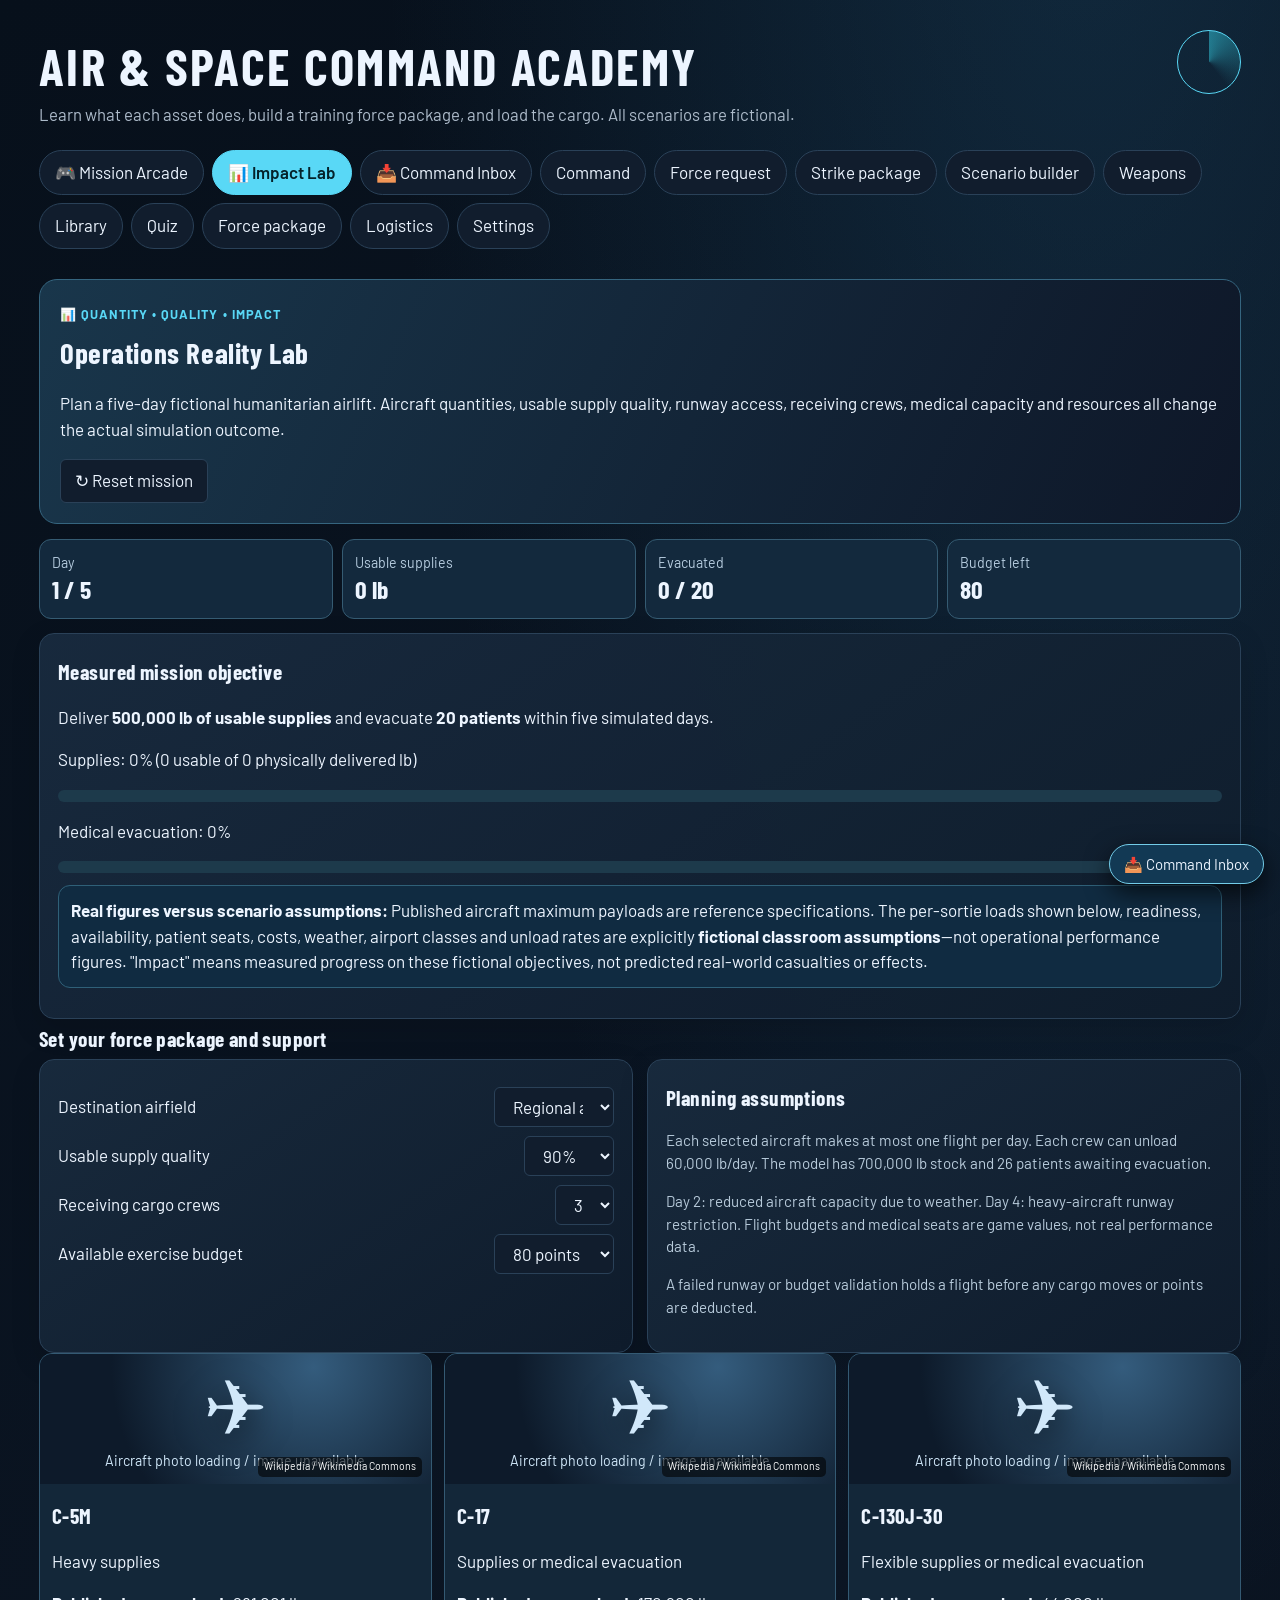
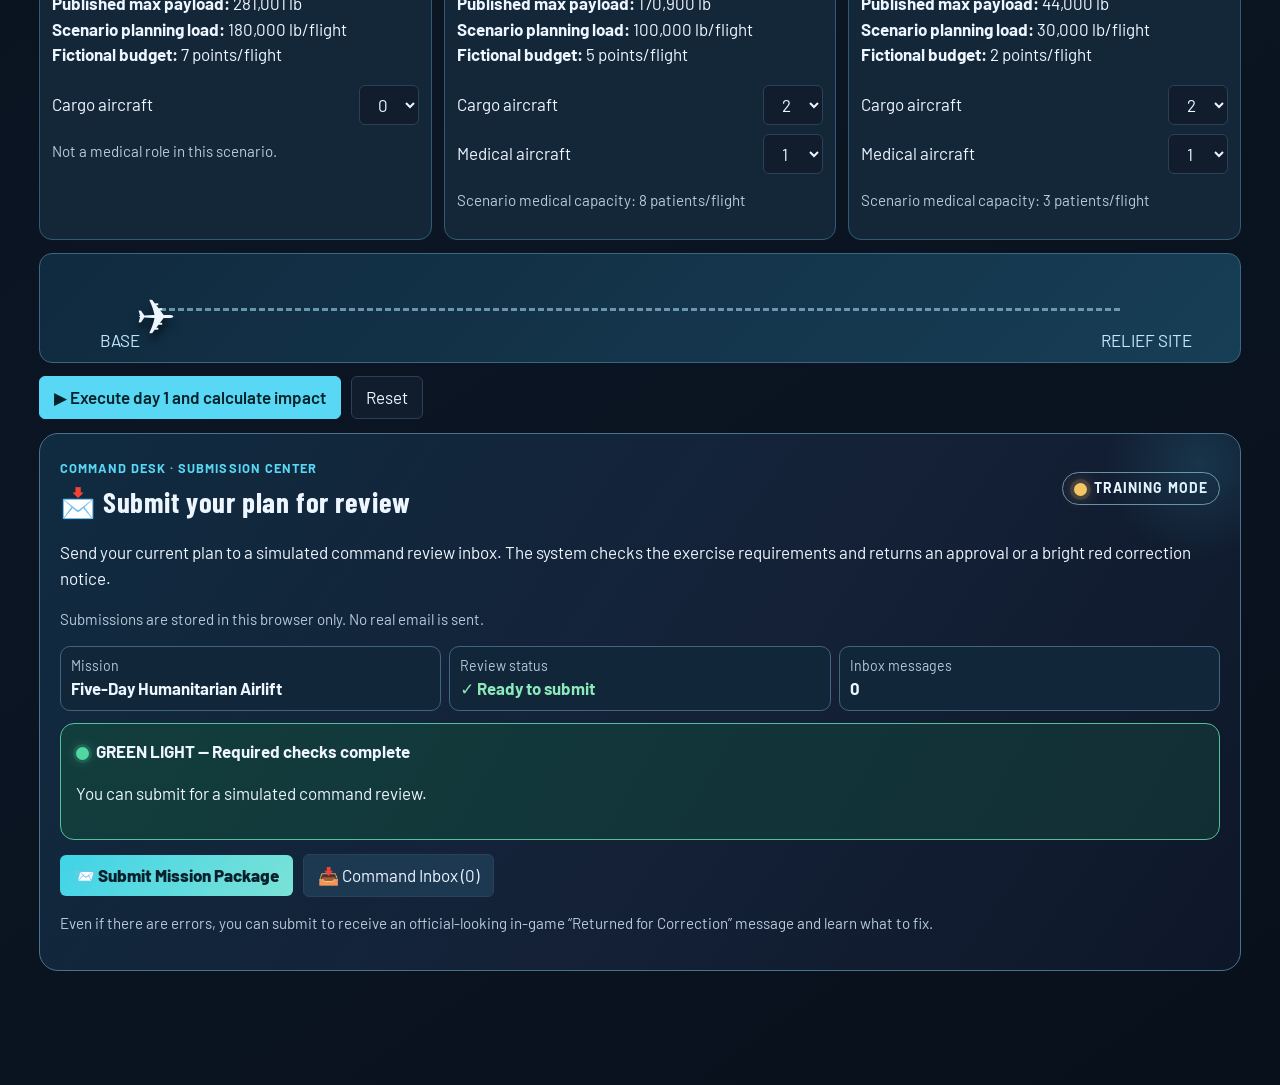
<file: index.html>
<!DOCTYPE html>
<html lang="en"><head><meta charset="utf-8"><title>Air & Space Command Academy</title>
<meta name="viewport" content="width=device-width, initial-scale=1, viewport-fit=cover">
<link rel="stylesheet" href="https://fonts.googleapis.com/css2?family=Barlow+Condensed:wght@600;700&family=Barlow:wght@400;500;600&display=swap">
<style>
:root{--bg:#0b121b;--panel:#141e2b;--line:#2a3a4d;--tx:#e6edf5;--mut:#9fb0c4;--acc:#35d0e6;--ok:#6fcf8f;--bad:#f08a5d;--warn:#e8c75a;--fs:17px;color-scheme:dark;box-sizing:border-box;padding-top:env(safe-area-inset-top,0px);padding-bottom:env(safe-area-inset-bottom,0px)}
@media(prefers-color-scheme:dark){:root:not([data-theme=light]){--bg:#0b121b}}
:root[data-theme=light]{--bg:#eef2f6;--panel:#fff;--line:#c5d0dc;--tx:#14202e;--mut:#4a5d72;--acc:#066f82;--ok:#18793c;--bad:#b4491c;--warn:#8a6a00;color-scheme:light}
*{box-sizing:border-box}html{scroll-padding-top:env(safe-area-inset-top,0px)}
body{margin:0;background:var(--bg);color:var(--tx);font:var(--fs)/1.5 Barlow,system-ui,sans-serif}
h1,h2,h3{font-family:'Barlow Condensed',Impact,sans-serif;letter-spacing:.02em;margin:.2em 0}
h1{font-size:2.3em;line-height:1}h2{font-size:1.7em}h3{font-size:1.25em}
header{padding:18px 16px 8px;max-width:1100px;margin:auto}
header p{color:var(--mut);margin:.2em 0 0}
nav{display:flex;gap:6px;flex-wrap:wrap;max-width:1100px;margin:8px auto;padding:0 16px}
button,select{font:inherit;color:var(--tx);background:var(--panel);border:1px solid var(--line);border-radius:6px;padding:8px 14px;cursor:pointer}
button:hover{border-color:var(--acc)}button:focus-visible,select:focus-visible,[tabindex]:focus-visible{outline:3px solid var(--acc);outline-offset:2px}
button.on{background:var(--acc);color:#04222a;border-color:var(--acc);font-weight:600}
button:disabled{opacity:.45;cursor:not-allowed}
main{max-width:1100px;margin:auto;padding:8px 16px 60px}
.grid{display:grid;gap:12px;grid-template-columns:repeat(auto-fill,minmax(230px,1fr))}
.card{background:var(--panel);border:1px solid var(--line);border-radius:8px;padding:14px}
.card.sel{border-color:var(--acc)}
.tag{display:inline-block;font-size:.78em;padding:1px 8px;border:1px solid var(--line);border-radius:99px;color:var(--mut);margin:0 4px 4px 0}
.ok{color:var(--ok)}.bad{color:var(--bad)}.warn{color:var(--warn)}.mut{color:var(--mut)}
.row{display:flex;gap:10px;flex-wrap:wrap;align-items:center;margin:8px 0}
.two{display:grid;gap:14px;grid-template-columns:1fr 1fr}@media(max-width:720px){.two{grid-template-columns:1fr}}
.bar{height:14px;background:var(--line);border-radius:7px;overflow:hidden}.bar i{display:block;height:100%;background:var(--acc);transition:width .25s}
.bar i.over{background:var(--bad)}
table{width:100%;border-collapse:collapse}th,td{border-bottom:1px solid var(--line);padding:8px;text-align:left;vertical-align:top}
.opt{display:block;width:100%;text-align:left;margin:6px 0}
.opt.right{border-color:var(--ok)}.opt.wrong{border-color:var(--bad)}
.radar{width:64px;height:64px;border-radius:50%;border:1px solid var(--acc);background:conic-gradient(from 0deg,rgba(53,208,230,.5),transparent 40%);animation:sw 4s linear infinite;float:right}
@keyframes sw{to{transform:rotate(360deg)}}
.rm .radar{animation:none}@media(prefers-reduced-motion:reduce){.radar{animation:none}}
.rm .radar{animation:none}
.plane{transition:transform 1.6s ease-in-out}
.hud{display:grid;gap:8px;grid-template-columns:repeat(auto-fit,minmax(120px,1fr));margin-bottom:10px}.hud div{background:var(--panel);border:1px solid var(--line);border-radius:8px;padding:8px 10px}.hud b{display:block;font:700 1.5em 'Barlow Condensed',sans-serif}
.ev{border-left:4px solid var(--warn);background:var(--panel);padding:10px 14px;margin:8px 0;border-radius:0 8px 8px 0}.tip{border-left-color:var(--acc)}
.log{max-height:190px;overflow:auto;font-size:.9em;color:var(--mut);padding-left:18px}
.map{background:var(--panel);border:1px solid var(--line);border-radius:8px}.map text{fill:var(--tx);font:12px Barlow,sans-serif}

/* Air & Space Academy visual upgrade — aircraft imagery with accessible fallbacks */
:root{--bg:#080f1a;--panel:#111d2d;--line:#2a4158;--acc:#59d8f6;--tx:#edf5ff;--mut:#adbbca}
body{background:radial-gradient(ellipse at 85% -10%,rgba(40,105,146,.28),transparent 46%),linear-gradient(145deg,#07101b,#0b1523 60%,#08101b);min-height:100vh}
header{max-width:1250px;padding:30px 24px 15px}header h1{font-size:clamp(2.2rem,4vw,4.1rem);letter-spacing:.045em;text-transform:uppercase}header p{font-size:1.05rem}
nav,main{max-width:1250px}nav{gap:8px;padding:0 24px;margin-bottom:12px}nav button{border-radius:999px;padding:9px 15px}main{padding:18px 24px 100px}
.card{border-radius:15px;padding:18px;background:linear-gradient(145deg,rgba(24,42,61,.98),rgba(15,28,44,.98));box-shadow:0 10px 30px #0002}
button{transition:transform .16s,border-color .15s,background .15s}button:hover:not(:disabled){transform:translateY(-2px)}
.aircraft-grid{display:grid;grid-template-columns:repeat(auto-fit,minmax(265px,1fr));gap:17px;margin:18px 0}
.aircraft-card{padding:0;overflow:hidden;display:flex;flex-direction:column;min-height:385px;transition:transform .2s,box-shadow .2s}
.aircraft-card:hover{transform:translateY(-4px);box-shadow:0 20px 44px #0006}
.aircraft-photo{width:100%;height:175px;object-fit:cover;display:block;background:linear-gradient(145deg,#253951,#07101d)}
.aircraft-photo[hidden]{display:none}
.photo-wrap{position:relative;height:175px;overflow:hidden;background:radial-gradient(circle at 70% 10%,#345c7d,#0d1a2a 68%)}
.photo-fallback{position:absolute;inset:0;display:flex;align-items:center;justify-content:center;flex-direction:column;gap:8px;color:#d1e8fa}
.photo-fallback .silhouette{font-size:4.8rem;line-height:1;filter:drop-shadow(0 10px 16px #0008)}
.photo-wrap.has-image .photo-fallback{display:none}
.photo-credit{position:absolute;bottom:7px;right:9px;background:#0009;color:white;padding:2px 6px;border-radius:5px;font-size:.65rem}
.ac-body{padding:15px 16px;flex:1;display:flex;flex-direction:column;gap:6px}.ac-body h3{font-size:1.45rem;margin:0}
.ac-body p{margin:3px 0;font-size:.92rem}.ac-actions{margin-top:auto;padding-top:8px}
.pro-con{display:grid;grid-template-columns:1fr 1fr;gap:8px;margin:7px 0}.pro-con div{padding:9px;border:1px solid var(--line);border-radius:9px;font-size:.82rem;line-height:1.35}.pro-con .positive{background:#14382855}.pro-con .negative{background:#462b2355}
.ac-role{color:var(--acc);font-size:.8rem;font-weight:700;letter-spacing:.08em;text-transform:uppercase}
.ac-hero{padding:27px;border:1px solid #335673;border-radius:19px;background:linear-gradient(112deg,#162c43,#0c1728 75%);display:grid;grid-template-columns:1.5fr 1fr;gap:15px;align-items:center;margin-bottom:21px;overflow:hidden}
.ac-hero h2{font-size:clamp(1.9rem,4vw,3.2rem);margin:4px 0}.ac-hero p{color:#b4d0e4}.ac-hero-art{font-size:8rem;text-align:center;transform:rotate(-15deg);text-shadow:0 20px 40px #0009}
.mini-grid{display:grid;grid-template-columns:repeat(auto-fit,minmax(160px,1fr));gap:10px;margin:10px 0 20px}
.mini-grid button{padding:12px;text-align:left;border-radius:12px}.mini-grid .photo-wrap{height:105px;border-radius:8px;margin-bottom:9px}.mini-grid .photo-fallback .silhouette{font-size:3rem}
.glass-modal{position:fixed;inset:0;background:#02080dcc;z-index:100;display:flex;align-items:center;justify-content:center;padding:18px;backdrop-filter:blur(8px)}
.glass-modal .modal-panel{width:min(720px,100%);max-height:94vh;overflow:auto;border:1px solid #46748f;border-radius:20px;background:#122236;box-shadow:0 40px 100px #000c;padding:22px}
.glass-modal .photo-wrap{height:260px;border-radius:13px;margin:10px 0 15px}
.glass-modal .photo-fallback .silhouette{font-size:6rem}
.modal-head{display:flex;align-items:center;justify-content:space-between;gap:10px}
.toast-area{position:fixed;bottom:20px;right:20px;z-index:120;max-width:min(420px,90vw);pointer-events:none}.game-toast{background:#193a4b;border:1px solid #59d8f6;border-radius:13px;padding:13px 16px;margin-top:8px;box-shadow:0 16px 36px #0008;animation:toastin .24s ease both}
@keyframes toastin{from{transform:translateY(18px);opacity:0}to{transform:none;opacity:1}}
.stage-panel{padding:13px;border:1px solid #315371;border-radius:12px;background:#0b2031;margin:12px 0}
.stage-panel h3{margin-bottom:6px}.tag{border-color:#3e5a74}
.game-flag{background:linear-gradient(100deg,#204b66,#0e253b);padding:12px;border-radius:10px;margin:14px 0}
@media(max-width:700px){.ac-hero{grid-template-columns:1fr}.ac-hero-art{display:none}main{padding:12px 13px 70px}.pro-con{grid-template-columns:1fr}.aircraft-grid{grid-template-columns:1fr}header{padding:20px 14px 12px}}
@media(prefers-reduced-motion:reduce){.aircraft-card,.game-toast,button{animation:none;transition:none!important}}

/* Animated logistics flight deck: aircraft positions reflect the turn-based rules state. */
.flight-deck{margin:15px 0 21px;border:1px solid #37617e;background:radial-gradient(ellipse at 55% 28%,#17374b,#071725 72%);border-radius:20px;padding:15px;overflow:hidden}
.flight-deck h3{font-size:1.7em}.flight-deck-header{display:flex;flex-wrap:wrap;justify-content:space-between;gap:10px;align-items:center}
.flight-stage{position:relative;min-height:305px;border-radius:14px;background:repeating-linear-gradient(0deg,transparent,transparent 36px,#ffffff07 37px),repeating-linear-gradient(90deg,transparent,transparent 36px,#ffffff07 37px),linear-gradient(125deg,#12334b,#081521);border:1px solid #31556c;overflow:hidden}
.flight-route{position:absolute;left:16%;top:52%;width:69%;height:2px;background:repeating-linear-gradient(90deg,#76d9ee 0,#76d9ee 11px,transparent 11px,transparent 21px);transform:rotate(-12deg);opacity:.53;transform-origin:left}
.airbase-node{position:absolute;left:3%;bottom:9%;width:26%;max-width:155px;text-align:center;border:1px solid #37839a;border-radius:13px;background:#082939e8;padding:9px;color:#e7f4ff}
.airbase-node.destination{left:auto;right:3%;top:8%;bottom:auto;border-color:#ddbb68;background:#423820df}
.airbase-node strong{display:block;font-size:.9em}.airbase-node small{display:block;font-size:.7em}
.flight-token{position:absolute;width:72px;height:59px;border:1px solid #4f9bb7;border-radius:13px;color:#e7fbff;background:#143447e8;display:flex;flex-direction:column;align-items:center;justify-content:center;cursor:pointer;transform:translate(-50%,-50%);transition:box-shadow .2s,border-color .2s;z-index:2}
.flight-token:hover,.flight-token:focus-visible{box-shadow:0 0 0 3px #55d0e788;border-color:#8eebf7}.flight-token.selected{border:2px solid #f8d374;box-shadow:0 0 22px #f8d37477}
.flight-token .jet{font-size:1.8rem;line-height:1;display:block;filter:drop-shadow(0 3px 4px #0009)}.flight-token small{font-weight:700;font-size:.69rem}
.flight-token.outbound{animation:flyout 3.2s ease-in-out both;border-color:#6acb86}.flight-token.returning{animation:flyback 2.4s ease-in-out both;border-color:#f1cb71}
@keyframes flyout{from{left:19%;top:71%}to{left:78%;top:34%}}
@keyframes flyback{from{left:78%;top:34%}to{left:19%;top:71%}}
@media(prefers-reduced-motion:reduce){.flight-token.outbound,.flight-token.returning,.rm .flight-token{animation:none!important}}
.flight-detail{border:1px solid #395a72;border-radius:12px;padding:14px;background:#10283b;margin-top:12px}
.flight-detail button{margin-right:7px;margin-bottom:7px}.flight-hint{margin:8px 0;color:#b7cfdf;font-size:.89em}
.flight-status{font-size:.82em;color:#bce9f2}
@media(max-width:650px){.flight-stage{min-height:265px}.airbase-node{font-size:.7em;width:31%}.flight-token{width:56px;height:51px}.flight-token .jet{font-size:1.35rem}.flight-token small{font-size:.6rem}}

/* Mission Arcade 2.0 — compact, rule-driven learning mini-campaign */
.arcade-hero{background:radial-gradient(circle at 80% 25%,#235878,#101e35 62%);border:1px solid #41718c;border-radius:20px;padding:23px;margin-bottom:16px;overflow:hidden}
.arcade-hero h2{font-size:clamp(2rem,5vw,3.4rem);margin:0}
.arcade-sub{color:#bdd8e9}
.arcade-grid{display:grid;grid-template-columns:repeat(auto-fit,minmax(255px,1fr));gap:14px}
.arcade-mission{border:1px solid #35627b;border-radius:17px;background:linear-gradient(155deg,#19354b,#0c1b2b);overflow:hidden;transition:.2s transform}
.arcade-mission:hover{transform:translateY(-4px)}
.arcade-mission .photo-wrap{height:145px}
.arcade-mission section{padding:14px}
.arcade-mission strong{font:700 1.6em 'Barlow Condensed',sans-serif}
.arcade-hud{display:grid;grid-template-columns:repeat(4,minmax(0,1fr));gap:8px;margin:15px 0}
.arcade-hud div{border:1px solid #33536b;background:#102739;border-radius:12px;padding:10px}
.arcade-hud small{color:#a8c3d7;display:block}
.arcade-hud b{font:700 1.6em 'Barlow Condensed',sans-serif}
.arcade-stage{background:radial-gradient(ellipse at 50% 35%,#1f5271,#0b2033 70%);height:210px;border:1px solid #426882;border-radius:15px;position:relative;overflow:hidden;margin:13px 0}
.arcade-stage:before{content:'';position:absolute;inset:0;background-image:linear-gradient(#ffffff08 1px,transparent 1px),linear-gradient(90deg,#ffffff08 1px,transparent 1px);background-size:32px 32px}
.arcade-runway{position:absolute;left:8%;right:8%;bottom:34%;height:5px;border-top:3px dashed #8ecbe7a8;transform:rotate(-9deg)}
.arcade-jet{position:absolute;top:35%;left:calc(9% + (var(--progress,0) * 0.72%));font-size:3.5rem;filter:drop-shadow(0 12px 9px #0009);transition:left .8s ease,transform .8s ease}
.arcade-jet.working{animation:arcade-float 1.6s ease-in-out infinite alternate}
@keyframes arcade-float{to{transform:translateY(-9px) rotate(5deg)}}
.arcade-node{position:absolute;bottom:13%;font-weight:700;color:#cceafb;font-size:.85em}
.arcade-node.end{right:5%}
.arcade-choices{display:grid;gap:10px}
.arcade-choice{display:block;width:100%;text-align:left;padding:14px;border:1px solid #42627c;border-radius:12px;background:#152c42}
.arcade-choice strong{display:block;font-size:1.08em}
.arcade-choice span{color:#b9cfdd;font-size:.9em}
.arcade-choice:hover{background:#21445b}
.arcade-choice:disabled{opacity:.72;cursor:default}
.arcade-feedback{padding:14px;border:1px solid #537b8d;background:#15354c;border-radius:12px;margin:12px 0}
.arcade-result{border:1px solid #53819a;border-radius:17px;padding:20px;background:linear-gradient(135deg,#153850,#0c1b2d)}
.arcade-meter{height:10px;background:#293a4b;border-radius:12px;overflow:hidden}.arcade-meter span{display:block;height:100%;background:linear-gradient(90deg,#47d0e5,#9edaa4);transition:width .5s ease}
.arcade-explainer{display:grid;grid-template-columns:120px 1fr;gap:13px;align-items:center;margin:10px 0}
.arcade-explainer .photo-wrap{height:90px;border-radius:10px}
.arcade-xp{font-weight:700;color:#f4dc80}
@media(max-width:640px){.arcade-hud{grid-template-columns:repeat(2,1fr)}.arcade-explainer{grid-template-columns:1fr}.arcade-hero{padding:15px}}
@media(prefers-reduced-motion:reduce){.arcade-jet{animation:none!important;transition:none!important}.arcade-mission{transition:none}}


/* Quantified impact simulator */
.impact-hero{background:linear-gradient(115deg,#19364b,#0e1728);border:1px solid #35657f;border-radius:18px;padding:20px;margin-bottom:15px}
.impact-kpis{display:grid;grid-template-columns:repeat(auto-fit,minmax(135px,1fr));gap:9px;margin:14px 0}
.impact-kpis>div{background:#13293d;border:1px solid #355b72;border-radius:12px;padding:12px}
.impact-kpis small{display:block;color:#b5cbde}.impact-kpis b{font:700 1.6rem 'Barlow Condensed',sans-serif}
.impact-fleet{display:grid;grid-template-columns:repeat(auto-fit,minmax(230px,1fr));gap:12px}
.impact-aircraft{background:#132739;border:1px solid #345a73;border-radius:13px;overflow:hidden}
.impact-aircraft .photo-wrap{height:130px}
.impact-aircraft section{padding:12px}
.impact-field{display:flex;align-items:center;justify-content:space-between;gap:8px;margin:9px 0}
.impact-field select,.impact-field input{max-width:120px}
.impact-guide{padding:12px;border:1px solid #2f6078;background:#102b41;border-radius:12px;margin:12px 0}
.impact-track{height:110px;position:relative;background:linear-gradient(135deg,#102a3f,#173e55);overflow:hidden;border-radius:13px;border:1px solid #3c6782;margin:13px 0}
.impact-track:before{content:"";position:absolute;top:50%;left:10%;right:10%;border-top:3px dashed #9ed4ec9e}
.impact-flights{position:absolute;left:8%;top:23%;font-size:3rem;animation:impact-fly 2s ease-in-out infinite alternate;filter:drop-shadow(0 7px 4px #0009)}
@keyframes impact-fly{to{left:79%;transform:translateY(-9px)}}
.impact-meter{height:12px;background:#1d3a4b;border-radius:10px;overflow:hidden}.impact-meter>i{display:block;height:100%;background:linear-gradient(90deg,#4ccce3,#86dca8)}
.impact-note{font-size:.89em;color:#b7cada}
.impact-log{max-height:225px;overflow:auto;list-style:none;padding:0}.impact-log li{border-left:3px solid #4381a1;padding:7px 10px;margin:6px 0;background:#152b3b}
@media(prefers-reduced-motion:reduce){.impact-flights{animation:none}}

</style><link rel="stylesheet" href="review.css?v=3"></head><body>
<header><div class="radar" aria-hidden="true"></div><h1>Air &amp; Space Command Academy</h1>
<p>Learn what each asset does, build a training force package, and load the cargo. All scenarios are fictional.</p></header>
<nav id="nav" aria-label="Main"></nav>
<main id="app" aria-live="polite"></main>
<script>
/* ---------- DATA (public-source facts only; unknowns are marked) ---------- */
const A=[
["f16","F-16 Fighting Falcon","Fighters","Multirole fighter","A flexible fighter.","fighter","Flexible; many mission types.","Short on range compared with big aircraft; needs tankers for long trips.","Fuel, maintenance, communications"],
["f15c","F-15C Eagle","Fighters","Air superiority","Fights other aircraft in the air.","fighter","Built to win air-to-air fights.","Not a cargo or ground-support aircraft.","Fuel, airborne warning, communications"],
["f15e","F-15E Strike Eagle","Fighters","Multirole strike","Fighter and ground-strike aircraft.","fighter","Does air-to-air and ground attack.","Heavier and more support-hungry than a single-role fighter.","Fuel, maintenance, communications"],
["f22","F-22 Raptor","Fighters","Air dominance (stealth)","Stealth fighter that wins the air fight.","fighter","Stealth and sensors.","Limited numbers; high support demand.","Fuel, maintenance, command and control"],
["f35","F-35 Lightning II","Fighters","Stealth multirole","Stealth fighter with advanced sensors.","fighter","Stealth plus strong sensors and data sharing.","Complex maintenance.","Fuel, maintenance, data links"],
["a10","A-10 Thunderbolt II","Fighters","Close air support","Helps troops on the ground.","fighter","Built to support ground forces.","Needs a friendly air picture; not for contested skies.","Fuel, ground coordination"],
["mq9","MQ-9 Reaper","ISR","ISR and strike","Uncrewed aircraft that watches, and can carry weapons.","isr","Long endurance without a crew onboard.","Slow; needs communications links.","Ground control, communications"],
["u2","U-2S Dragon Lady","ISR","High-altitude reconnaissance","The high flyer.","isr","Very high altitude viewpoint.","Demanding to fly and support.","Ground station, maintenance"],
["rc135","RC-135V/W Rivet Joint","ISR","Signals intelligence","Collects electronic signals.","isr","Detects, identifies and locates emissions.","Cannot see ground vehicles.","Fuel, analysts, communications"],
["rc135s","RC-135S Cobra Ball","ISR","Ballistic missile intelligence","Watches missiles in flight.","isr","Specialized missile-flight collection.","Narrow mission set.","Fuel, analysts"],
["e3","E-3 AWACS","Command & control","Airborne warning and control","Eyes in the sky: watches aircraft.","c2","Wide air picture and battle management.","Large, high-value aircraft needing protection.","Tankers, fighters, communications"],
["e7","E-7 Wedgetail","Command & control","Airborne early warning and control","Modern flying radar.","c2","Modern radar and battle management.","Not in older exercises such as historical AFEX.","Tankers, communications"],
["b52","B-52H Stratofortress","Bombers","Long-range strategic bomber","Large, long-range bomber.","bomber","Very long range.","Needs tankers and a defended airspace.","Fuel, maintenance"],
["b1","B-1B Lancer","Bombers","Supersonic conventional bomber","Fast heavy bomber.","bomber","Speed and large payload.","Needs tankers and maintenance.","Fuel, maintenance"],
["b2","B-2 Spirit","Bombers","Stealth bomber","Harder-to-detect bomber.","bomber","Low observable.","Few aircraft; heavy upkeep.","Maintenance, shelters"],
["b21","B-21 Raider","Bombers","Next-generation stealth bomber","Future stealth bomber. Payload: Not publicly disclosed.","bomber","Future capability.","Many specifications: Not publicly disclosed.","Not publicly disclosed"],
["c5","C-5M Super Galaxy","Mobility","Oversized strategic airlift","Carries the biggest loads. Published max payload: 281,001 lb.","airlift","Oversized cargo; nose and rear loading.","Needs large airfields and lots of support. Max payload is not on every flight.","Large runway, cargo handlers"],
["c17","C-17 Globemaster III","Mobility","Strategic and tactical airlift","Heavy lifter that can use shorter runways. Published max payload: 170,900 lb.","airlift medevac","Heavy cargo with more airfield flexibility.","Carries less than a C-5.","Runway, cargo handlers"],
["c130","C-130J-30 Super Hercules","Mobility","Tactical airlift","Smaller airlifter for rough, short fields. Published max payload: 44,000 lb.","airlift","Works at austere airfields.","Small payload; no oversized cargo.","Cargo handlers"],
["kc135","KC-135 Stratotanker","Mobility","Aerial refueling","Gas station in the sky.","tanker","Extends range of other aircraft.","Fuel must be managed; needs a safe track.","Fuel, airfield"],
["kc46","KC-46A Pegasus","Mobility","Refueling, cargo, aeromedical","Tanker that can also carry cargo and patients. Fuel 212,299 lb; cargo up to 65,000 lb.","tanker airlift medevac","Several jobs in one airframe.","Fuel and cargo trade off.","Fuel, airfield"],
["hh60","HH-60G Pave Hawk","Mobility","Combat rescue","Helicopter that brings isolated people home.","rescue","Reaches people with no runway.","Short range; needs refueling and escort.","Tanker, medical reception"],
["cv22","CV-22 Osprey","Mobility","Special operations transport","Tiltrotor: flies far like a plane, lands like a helicopter.","rescue airlift","Long-range tiltrotor.","Small cargo capacity.","Tanker, maintenance"],
["gps","GPS","Space","Position, navigation, timing","Answers: where am I?","space","Global position and timing.","A receiver needs signals from at least four satellites.","Receivers, ground control"],
["sbirs","SBIRS","Space","Missile warning","Detects missile launches.","space","Early warning from orbit.","Warns; it does not communicate or navigate.","Ground processing"],
["aehf","AEHF","Space","Protected satellite communications","Secure, jam-resistant satellite comms.","comms","Anti-jam; resilient.","Needs compatible terminals.","Ground terminals"],
["l16","Link 16","Space","Tactical data sharing","Shared tactical picture.","comms","Encrypted, jam-resistant data sharing.","Mostly line-of-sight; platforms need terminals.","Compatible terminals"]
].map(a=>({id:a[0],name:a[1],cat:a[2],job:a[3],easy:a[4],tags:a[5].split(" "),pro:a[6],con:a[7],sup:a[8]}));
const byId=Object.fromEntries(A.map(a=>[a.id,a]));
const CATS=["All",...new Set(A.map(a=>a.cat))];
const MISSIONS=[
{t:"Humanitarian disaster relief",b:"A fictional storm has cut road access to a coastal region. Deliver food, water and medical supplies and move the injured.",need:[["airlift","Airlift to move supplies"],["medevac","Aeromedical capability for patients"],["comms","Communications so receiving teams are coordinated"]],bad:["fighter","bomber"]},
{t:"ISR collection",b:"A commander needs long-endurance observation of a fictional region, with findings reported quickly.",need:[["isr","A collection asset"],["c2","Command and control to manage the picture"],["comms","A communications path to deliver the report"]],bad:["bomber","airlift"]},
{t:"Personnel recovery",b:"A fictional crew is isolated far from any runway. Recover them and get them to medical care.",need:[["rescue","A recovery asset"],["tanker","Refueling to extend reach"],["isr","ISR to locate the people"],["c2","Command and control to coordinate"]],bad:["bomber"]}];
const CARGO=[["Water pallets",30000,0],["Food pallets",24000,0],["Medical supplies",8000,0],["Generator set",12000,0],["Tall utility vehicle",20000,1],["Heavy loader",90000,1],["Field kitchen",14000,0]];
const CAP={c5:281001,c17:170900,c130:44000};
const AF={maj:["Major airfield","Accepts all three aircraft.",["c5","c17","c130"],0],sh:["Short regional runway","C-17 and C-130 only.",["c17","c130"],0],aus:["Austere strip","C-130 only.",["c130"],0]};

/* ---------- STATE ---------- */
const $=s=>document.querySelector(s);
let P={best:0,answered:0,correct:0,missed:[],text:17,rm:0,light:0};
try{Object.assign(P,JSON.parse(localStorage.getItem("asa")||"{}"))}catch(e){}
const save=()=>{try{localStorage.setItem("asa",JSON.stringify(P))}catch(e){}};
const S={view:"cmd",cat:"All",open:null,beg:true,cmp:[],q:null,m:0,picks:[],res:null,ac:"c130",af:"maj",load:[],lres:null};
const esc=s=>String(s).replace(/[&<>"]/g,c=>({"&":"&amp;","<":"&lt;",">":"&gt;",'"':"&quot;"}[c]));
const lb=n=>n.toLocaleString("en-US")+" lb";
const shuf=a=>{a=a.slice();for(let i=a.length-1;i>0;i--){const j=Math.random()*(i+1)|0;[a[i],a[j]]=[a[j],a[i]]}return a};
function apply(){document.documentElement.style.setProperty("--fs",P.text+"px");document.documentElement.dataset.theme=P.light?"light":"dark";document.body.classList.toggle("rm",!!P.rm)}

/* ---------- VIEWS ---------- */
const V={
hangar(){const list=A.filter(a=>S.cat=="All"||a.cat==S.cat);
let h=`<div class="row"><label>Category <select data-chg="cat">${CATS.map(c=>`<option${c==S.cat?" selected":""}>${c}</option>`).join("")}</select></label>
<button data-act="beg" class="${S.beg?"on":""}" aria-pressed="${S.beg}">Beginner explanations: ${S.beg?"on":"off"}</button></div>`;
if(S.cmp.length)h+=cmpTable();
h+=`<div class="grid">`+list.map(a=>`<div class="card ${S.open==a.id?"sel":""}"><h3>${esc(a.name)}</h3><span class="tag">${a.cat}</span>
<p>${S.beg?esc(a.easy):esc(a.job)}</p><div class="row"><button data-act="open" data-id="${a.id}">Inspect</button>
<button data-act="cmp" data-id="${a.id}" aria-pressed="${S.cmp.includes(a.id)}" class="${S.cmp.includes(a.id)?"on":""}">${S.cmp.includes(a.id)?"Remove":"Compare"}</button></div></div>`).join("")+`</div>`;
if(S.open){const a=byId[S.open];h+=`<div class="card" style="margin-top:14px" id="detail" tabindex="-1"><h2>${esc(a.name)}</h2>
<p><b>Job:</b> ${esc(a.job)}</p><p><b>In plain English:</b> ${esc(a.easy)}</p>
<div class="two"><div><h3 class="ok">Good at</h3><p>${esc(a.pro)}</p></div><div><h3 class="bad">Limitations</h3><p>${esc(a.con)}</p></div></div>
<p><b>Support it needs:</b> ${esc(a.sup)}</p><p class="mut">Where a figure is not listed, it is not publicly disclosed here. Verify numbers against official sources before using them in class.</p>
<div class="row"><button data-act="quizone" data-id="${a.id}">Test me on this</button><button data-act="close">Close</button></div></div>`}
return h},
quiz(){const q=S.q;
if(!q)return `<div class="card"><h2>Quiz</h2><p>Best score: ${P.best}% · Lifetime: ${P.correct}/${P.answered} correct</p><div class="row"><button class="on" data-act="qstart">Start 10 questions</button>${P.missed.length?`<button data-act="qmissed">Review ${P.missed.length} missed</button>`:""}</div></div>`;
if(q.i>=q.items.length){const pct=Math.round(q.score/q.items.length*100);return `<div class="card"><h2>Finished: ${q.score}/${q.items.length} (${pct}%)</h2><p>${pct>=80?"Strong work. Try the force package builder next.":"Review the missed assets in the Library, then retry."}</p><div class="row"><button class="on" data-act="qstart">Try again</button><button data-act="qclose">Done</button></div></div>`}
const it=q.items[q.i],a=byId[it.id];
return `<div class="card"><p class="mut">Question ${q.i+1} of ${q.items.length}</p><h2>What is the primary job of the ${esc(a.name)}?</h2>
${it.opts.map((o,k)=>{const L="ABCD"[k];let c="";if(q.done){if(o==a.job)c="right";else if(k==q.pick)c="wrong"}
return `<button class="opt ${c}" data-act="ans" data-k="${k}" ${q.done?"disabled":""}>${L}. ${esc(o)}</button>`}).join("")}
${q.done?`<p class="${q.pick!=null&&it.opts[q.pick]==a.job?"ok":"bad"}"><b>${it.opts[q.pick]==a.job?"Correct.":"Not quite."}</b> ${esc(a.easy)} Limitation to remember: ${esc(a.con)}</p><div class="row">${q.i>0?`<button data-act="qprev">Previous</button>`:""}<button class="on" data-act="qnext">Next</button></div>`:`<p class="mut">Pick the best answer. The explanation appears after you submit.</p>`}</div>`},
build(){const m=MISSIONS[S.m];
let h=`<div class="row"><label>Mission <select data-chg="m">${MISSIONS.map((x,i)=>`<option value="${i}"${i==S.m?" selected":""}>${x.t}</option>`).join("")}</select></label></div>
<div class="card"><h3>Brief</h3><p>${m.b}</p><p class="mut">Needs: ${m.need.map(n=>n[1]).join("; ")}.</p></div>
<h3>Your package (${S.picks.length})</h3><div class="row">${S.picks.length?S.picks.map(id=>`<button data-act="pick" data-id="${id}" class="on">${esc(byId[id].name)} ✕</button>`).join(""):`<span class="mut">Select assets below. Activate a selected asset to remove it.</span>`}</div>
<div class="row"><button class="on" data-act="assess" ${S.picks.length?"":"disabled"}>Submit for assessment</button><button data-act="clearpk">Clear</button></div>`;
if(S.res)h+=S.res;
h+=`<h3>Available assets</h3><div class="row">`+A.map(a=>`<button data-act="pick" data-id="${a.id}" aria-pressed="${S.picks.includes(a.id)}" class="${S.picks.includes(a.id)?"on":""}">${esc(a.name)}</button>`).join("")+`</div>`;return h},
logi(){const ac=S.ac,af=AF[S.af],cap=CAP[ac],tot=S.load.reduce((s,i)=>s+CARGO[i][1],0),pct=Math.min(100,tot/cap*100);
const ok=af[2].includes(ac);
let h=`<div class="row"><label>Aircraft <select data-chg="ac">${[["c5","C-5M"],["c17","C-17"],["c130","C-130J-30"]].map(x=>`<option value="${x[0]}"${x[0]==ac?" selected":""}>${x[1]}</option>`).join("")}</select></label>
<label>Destination <select data-chg="af">${Object.entries(AF).map(([k,v])=>`<option value="${k}"${k==S.af?" selected":""}>${v[0]}</option>`).join("")}</select></label></div>
<p class="${ok?"ok":"bad"}">${af[0]}: ${af[1]} ${ok?"This aircraft can land here.":"This aircraft cannot land here."}</p>
<p>Load: <b>${lb(tot)}</b> of ${lb(cap)} published maximum payload. <span class="mut">Cargo weights here are fictional; real payload varies by flight.</span></p>
<div class="bar" role="progressbar" aria-valuenow="${Math.round(pct)}" aria-valuemin="0" aria-valuemax="100"><i class="${tot>cap?"over":""}" style="width:${pct}%"></i></div>
<div class="grid" style="margin-top:12px">`+CARGO.map((c,i)=>{const on=S.load.includes(i);return `<div class="card ${on?"sel":""}"><b>${c[0]}</b><br>${lb(c[1])} ${c[2]?`<span class="tag">oversized</span>`:""}<div class="row"><button data-act="load" data-i="${i}" class="${on?"on":""}">${on?"Unload":"Load"}</button></div></div>`}).join("")+`</div>
<div class="row"><button class="on" data-act="launch" ${S.load.length?"":"disabled"}>Launch mission</button><button data-act="clearload">Clear load</button></div>`;
if(S.lres)h+=S.lres;
return h},
cmd(){return cmdView()},
settings(){return `<div class="card"><h2>Settings</h2><div class="row"><button data-act="tsm">Text smaller</button><button data-act="tlg">Text larger</button><span class="mut">Size ${P.text}px</span></div>
<div class="row"><button data-act="rm" aria-pressed="${!!P.rm}" class="${P.rm?"on":""}">Reduced motion: ${P.rm?"on":"off"}</button><button data-act="light" aria-pressed="${!!P.light}" class="${P.light?"on":""}">Light theme: ${P.light?"on":"off"}</button></div>
<div class="row"><button data-act="reset">Reset saved progress</button></div></div>
<div class="card" style="margin-top:12px"><h3>Roadmap</h3><p>This build covers the first milestone: library, compare, quiz, package builder and logistics. Next: 3D hangar, scenario files, simulation with seeded events, multiplayer.</p><p class="mut">Public build contains only fictional scenarios. Keep restricted exercise materials out of it.</p></div>`}
};
function cmpTable(){const rows=[["Job","job"],["Plain English","easy"],["Good at","pro"],["Limitations","con"],["Needs","sup"]];
return `<div class="card" style="margin-bottom:12px;overflow-x:auto"><h3>Comparison</h3><table><tr><th></th>${S.cmp.map(id=>`<th>${esc(byId[id].name)}</th>`).join("")}</tr>${rows.map(r=>`<tr><th>${r[0]}</th>${S.cmp.map(id=>`<td>${esc(byId[id][r[1]])}</td>`).join("")}</tr>`).join("")}</table></div>`}

/* ---------- RULES ---------- */
function assess(){const m=MISSIONS[S.m],cov=new Set(S.picks.flatMap(id=>byId[id].tags));
const got=m.need.filter(n=>cov.has(n[0])),miss=m.need.filter(n=>!cov.has(n[0]));
const needT=m.need.map(n=>n[0]);
const extra=S.picks.filter(id=>byId[id].tags.some(t=>m.bad.includes(t))||!byId[id].tags.some(t=>needT.includes(t)));
const score=Math.round(got.length/m.need.length*100-extra.length*10);
S.res=`<div class="card" style="margin:12px 0"><h3>Assessment: ${Math.max(0,score)}%</h3>
<p class="ok"><b>Matches the mission:</b> ${got.length?got.map(n=>n[1]).join("; "):"none yet"}.</p>
<p class="bad"><b>Missing:</b> ${miss.length?miss.map(n=>n[1]).join("; "):"nothing required."}</p>
<p class="warn"><b>Little value here:</b> ${extra.length?extra.map(id=>byId[id].name).join(", ")+". These add little to this objective.":"none."}</p>
<p class="mut">Training feedback only. Real packages depend on orders, threats and available specifications.</p></div>`}
function launch(){const ac=S.ac,af=AF[S.af],cap=CAP[ac],tot=S.load.reduce((s,i)=>s+CARGO[i][1],0),errs=[];
if(!af[2].includes(ac))errs.push(`The ${byId[ac].name} cannot operate from the ${af[0].toLowerCase()}.`);
if(tot>cap)errs.push(`Load is ${lb(tot-cap)} over the payload limit.`);
if(ac=="c130"&&S.load.some(i=>CARGO[i][2]))errs.push("Oversized cargo does not fit a C-130J-30 in this game.");
if(errs.length){S.lres=`<div class="card" style="margin-top:12px"><h3 class="bad">Launch rejected</h3><ul>${errs.map(e=>`<li>${e}</li>`).join("")}</ul><p>Nothing departed. Change the aircraft, destination or load and try again.</p></div>`;return}
S.lres=`<div class="card" style="margin-top:12px"><h3 class="ok">Delivered</h3><svg viewBox="0 0 400 60" width="100%" role="img" aria-label="Aircraft flying from origin to destination"><line x1="20" y1="40" x2="380" y2="40" stroke="var(--line)" stroke-dasharray="4"/><g class="plane" id="pl" style="transform:translateX(0)"><path d="M10 40 l22-8 l-4 8 l4 8z" fill="var(--acc)"/></g></svg>
<p>${S.load.length} items, ${lb(tot)}, delivered once. Inventory updated.</p><p class="mut">Takeaway: the best aircraft depends on cargo, runway and support, not just maximum payload.</p></div>`;
S.anim=1}

/* ---------- QUIZ ---------- */
function mkQ(ids){const items=shuf(ids).slice(0,10).map(id=>{const a=byId[id];const others=shuf([...new Set(A.filter(x=>x.job!=a.job).map(x=>x.job))]).slice(0,3);return{id,opts:shuf([a.job,...others])}});return{items,i:0,score:0,done:false,pick:null,ids}}

/* ---------- EVENTS ---------- */
document.addEventListener("click",e=>{const b=e.target.closest("[data-act],[data-v]");if(!b)return;
if(b.dataset.v){S.view=b.dataset.v;return draw()}
const a=b.dataset.act,id=b.dataset.id;
const F={
...CMDF,...FPF,...SBF,...FRF,beg:()=>S.beg=!S.beg,open:()=>{S.open=id;S.focus="detail"},close:()=>S.open=null,
cmp:()=>{S.cmp=S.cmp.includes(id)?S.cmp.filter(x=>x!=id):[...S.cmp,id].slice(-3)},
quizone:()=>{S.q=mkQ([id,...shuf(A.map(x=>x.id)).slice(0,9)]);S.q.items[0]=S.q.items.find(x=>x.id==id)||S.q.items[0];S.view="quiz"},
qstart:()=>S.q=mkQ(A.map(x=>x.id)),qmissed:()=>S.q=mkQ(P.missed),qclose:()=>S.q=null,
ans:()=>{const q=S.q;if(q.done)return;q.pick=+b.dataset.k;q.done=true;const it=q.items[q.i],ok=it.opts[q.pick]==byId[it.id].job;P.answered++;
if(ok){q.score++;P.correct++;P.missed=P.missed.filter(x=>x!=it.id)}else if(!P.missed.includes(it.id))P.missed.push(it.id);
if(q.i==q.items.length-1)P.best=Math.max(P.best,Math.round(q.score/q.items.length*100));save()},
qnext:()=>{S.q.i++;S.q.done=false;S.q.pick=null},qprev:()=>{S.q.i--;S.q.done=true},
pick:()=>{S.picks=S.picks.includes(id)?S.picks.filter(x=>x!=id):[...S.picks,id];S.res=null},clearpk:()=>{S.picks=[];S.res=null},assess,
load:()=>{const i=+b.dataset.i;S.load=S.load.includes(i)?S.load.filter(x=>x!=i):[...S.load,i];S.lres=null},clearload:()=>{S.load=[];S.lres=null},launch,
tsm:()=>{P.text=Math.max(14,P.text-1);save()},tlg:()=>{P.text=Math.min(26,P.text+1);save()},
rm:()=>{P.rm^=1;save()},light:()=>{P.light^=1;save()},
reset:()=>{if(confirm("Reset all saved progress?")){P={best:0,answered:0,correct:0,missed:[],text:17,rm:0,light:0};save()}}};
S.b=b;if(F[a]){F[a]();draw()}});
document.addEventListener("change",e=>{const k=e.target.dataset.chg;if(!k)return;const v=e.target.value;
if(k=="wa"){S.wa=v;S.ww=[]}if(k=="pm"){clearInterval(window.T);FP=newFP(+v)}if(k=="sd_t")S.sd.t=v;if(k=="sd_b")S.sd.b=v;if(k=="sd_e")S.sd.e=v;if(k=="frs")FR=newFR(+v);if(k.startsWith("frl:")){FR.load[k.slice(4)]=v;FR.res=null}if(k=="cat")S.cat=v;if(k=="m"){S.m=+v;S.res=null;S.picks=[]}if(k=="ac"){S.ac=v;S.lres=null}if(k=="af"){S.af=v;S.lres=null}draw()});

/* ---------- COMMAND GAME ---------- */
let G=null;
const rng=s=>()=>{s|=0;s=s+0x6D2B79F5|0;let t=Math.imul(s^s>>>15,1|s);t=t+Math.imul(t^t>>>7,61|t)^t;return((t^t>>>14)>>>0)/4294967296};
const EV=[{k:"storm",t:"Storm front: no flight can arrive this turn."},{k:"quake",t:"Aftershock: the Harbor City runway is closed again."},{k:"fault",t:"Maintenance fault: an idle aircraft is grounded for 2 turns."},{k:"surge",t:"Patient surge: 4 more casualties reported."},{k:"comms",t:"Communications outage: dispatching costs 2 AP until repaired."},{k:"gift",t:"Allied fuel donation: +3 fuel."}];
const FL=[["C-5M",26,0,2],["C-17 #1",16,6,1],["C-17 #2",16,6,1],["C-130 #1",4,2,1],["C-130 #2",4,2,1],["C-130 #3",4,2,1]];
const L=m=>G.log.unshift("T"+G.turn+": "+m);
function startTurn(){G.storm=false;G.ap=3;G.intel=null;const e=G.ev[G.turn];if(!e)return;L(e.t);
if(e.k=="storm")G.storm=true;if(e.k=="quake")G.rw=false;if(e.k=="surge")G.pat+=4;if(e.k=="comms")G.comms=false;if(e.k=="gift")G.fuel+=3;
if(e.k=="fault"){const c=G.ac.filter(a=>a.st=="idle");if(c.length){const a=c[G.r()*c.length|0];a.st="mx";a.w=2}}}
function newG(seed){const r=rng(seed),ev=[null];for(let t=1;t<=10;t++)ev.push(t>1&&r()<.65?EV[r()*EV.length|0]:null);
G={seed,turn:1,ap:3,fuel:10,sup:0,pat:6,evac:0,mor:0,rw:false,comms:true,storm:false,ev,r,log:[],intel:null,div:0,idle:0,apu:0,msg:"",over:false,ac:FL.map(f=>({n:f[0],cap:f[1],med:f[2],fc:f[3],st:"idle",job:"",w:0}))};
L("The Harbor City runway is damaged. Port Alder is ready. You are in command.")}
function endTurn(){if(G.over)return;G.apu+=G.ap;G.msg="";
G.ac.forEach(a=>{if(a.st=="back")a.st="idle";else if(a.st=="mx"&&--a.w<=0)a.st="idle"});
G.ac.forEach(a=>{if(a.st!="out")return;if(G.storm){L(a.n+" is holding for weather.");return}
if(a.cap>=16&&!G.rw){G.div++;L(a.n+" diverted: runway closed to heavy aircraft. Sortie wasted.");a.st="back";return}
if(a.job=="sup"){G.sup+=a.cap;L(a.n+" delivered "+a.cap+" supply units.")}else{const n=Math.min(a.med,G.pat);G.pat-=n;G.evac+=n;L(a.n+" evacuated "+n+" patients.")}a.st="back"});
G.pat+=2;if(G.pat>6){G.mor+=Math.ceil((G.pat-6)/3);L("Waiting patients are straining morale.")}
G.idle+=G.ac.filter(a=>a.st=="idle").length;
if(G.turn>=10){G.over=true;L("Mission window closed.");return}G.turn++;startTurn()}
function score(){const s=Math.min(100,G.sup/120*100),e=Math.min(100,G.evac/16*100),m=Math.max(0,100-G.mor*6);return{s:Math.round(s),e:Math.round(e),m:Math.round(m),t:Math.round(s*.5+e*.3+m*.2)}}
function hint(){if(!G.rw)return "Heavy aircraft (C-5, C-17) cannot land at Harbor City until engineers clear the runway. Clear it before sending them.";
if(!G.comms)return "Comms are down, so every dispatch costs 2 AP. Repair them.";if(G.fuel<3)return "Fuel is low. Order a fuel convoy before it limits your sorties.";
if(G.pat>=6)return "Patients are piling up. Send an aeromedical sortie: C-17s carry the most.";if(G.ac.some(a=>a.st=="mx"))return "An aircraft is in maintenance. Expedite repairs if you have spare AP.";
if(G.ac.some(a=>a.st=="idle"))return "Idle aircraft deliver nothing. Dispatch them while you have AP.";return "Everything is moving. Spend spare AP on recon to see next turn’s event."}
const CMDF={c_start:()=>newG(Math.random()*9999|0),c_replay:()=>newG(G.seed),c_quit:()=>G=null,c_end:endTurn,
c_go:()=>{const d=S.b.dataset,a=G.ac[+d.i],c=G.comms?1:2;G.msg="";
if(a.st!="idle")G.msg="That aircraft is not available.";else if(G.ap<c)G.msg="Not enough action points. End the turn.";else if(G.fuel<a.fc)G.msg="Not enough fuel. Order a fuel convoy.";
else{G.ap-=c;G.fuel-=a.fc;a.st="out";a.job=d.j;L(a.n+" departs with "+(d.j=="sup"?"supplies":"medical teams")+".")}},
c_clear:()=>{if(G.ap<1)return G.msg="No action points left.";G.ap--;G.rw=true;L("Engineers cleared the Harbor City runway.")},
c_comms:()=>{if(G.ap<1)return G.msg="No action points left.";G.ap--;G.comms=true;L("Communications restored.")},
c_fuel:()=>{if(G.ap<1)return G.msg="No action points left.";G.ap--;G.fuel+=3;L("Fuel convoy arrived: +3 fuel.")},
c_fix:()=>{const a=G.ac.find(x=>x.st=="mx");if(!a)return G.msg="No aircraft in maintenance.";if(G.ap<1)return G.msg="No action points left.";G.ap--;a.st="idle";L(a.n+" repaired early.")},
c_recon:()=>{if(G.ap<1)return G.msg="No action points left.";G.ap--;const e=G.ev[G.turn+1];G.intel=G.turn>=10?"Final turn: nothing beyond it.":e?e.t:"Quiet skies expected next turn.";L("Recon report: "+G.intel)},
c_hint:()=>G.msg="Advisor: "+hint()};
function cmdView(){
if(!G)return `<div class="card"><h2>Operation Harbor Relief</h2><p>A fictional cyclone has hit Harbor City. You command the air mobility response from Port Alder. You have <b>10 turns</b> and <b>3 action points (AP)</b> each turn.</p>
<ul><li>Deliver <b>120 supply units</b> and evacuate <b>16 patients</b>.</li><li>C-5 and C-17 need a cleared runway. C-130s can always land.</li><li>Fuel is limited. Storms, aftershocks and breakdowns will hit you.</li><li>Recon shows next turn’s event. Idle aircraft deliver nothing.</li></ul>
<div class="row"><button class="on" data-act="c_start">Take command</button></div><p class="mut">Training game with fictional rules. Payload ratios follow the published C-5M, C-17 and C-130J-30 figures.</p></div>`;
if(G.over){const s=score(),r=s.t>=80?["MISSION COMPLETE","ok"]:s.t>=55?["PARTIAL SUCCESS","warn"]:["MISSION NOT ACCOMPLISHED","bad"];
return `<div class="card"><h2 class="${r[1]}">${r[0]} · ${s.t}%</h2><p>Supplies ${G.sup}/120 (${s.s}%) · Patients ${G.evac}/16 (${s.e}%) · Morale ${s.m}% · Seed ${G.seed}</p>
<h3>Debrief</h3><ul>${G.div?`<li class="bad">${G.div} heavy sortie(s) were wasted on a closed runway. Check runway status before dispatching.</li>`:`<li class="ok">No sorties wasted on closed runways.</li>`}
<li>${G.apu?`You left ${G.apu} action points unused. Proactive commanders spend them on recon, repairs or fuel.`:`You used every action point.`}</li>
<li>${G.idle>12?`Aircraft sat idle for ${G.idle} aircraft-turns. Keep the fleet cycling.`:`Fleet utilization was strong.`}</li>
<li>${G.mor>6?`Patients waited too long. Aeromedical sorties protect morale.`:`Patient care kept morale stable.`}</li>
<li class="mut">Lesson: the C-5 moves the most per flight, but it needs a runway and burns more fuel. C-130s are slower to build a stockpile but go anywhere. The best choice depends on the conditions, not the biggest payload.</li></ul>
<div class="row"><button class="on" data-act="c_replay">Replay same seed</button><button data-act="c_start">New scenario</button><button data-act="c_quit">Exit</button></div>
<h3>Mission log</h3><ol class="log" style="max-height:none">${G.log.slice().reverse().map(x=>`<li>${esc(x)}</li>`).join("")}</ol></div>`}
const lx=(i,t)=>[100+(500-100)*t+i*6,230-(230-90)*t-i*4];
const tok=G.ac.map((a,i)=>{let x,y,c="var(--acc)";if(a.st=="idle"){x=50+i*26;y=245}else if(a.st=="mx"){x=50+i*26;y=275;c="var(--bad)"}else{[x,y]=lx(i,a.st=="out"?.6:.35);c=a.st=="out"?"var(--ok)":"var(--warn)"}
return `<g><circle cx="${x}" cy="${y}" r="11" fill="${c}"/><text x="${x}" y="${y+4}" text-anchor="middle" style="fill:#04222a;font-weight:700">${a.n.split(" ")[0].replace("C-","").replace("M","")}</text></g>`}).join("");
return `<div class="hud"><div>Turn<b>${G.turn}/10</b></div><div>Action points<b>${G.ap}/3</b></div><div>Fuel<b>${G.fuel}</b></div><div>Supplies<b>${G.sup}/120</b></div><div>Patients waiting<b class="${G.pat>6?"bad":""}">${G.pat}</b></div><div>Evacuated<b>${G.evac}/16</b></div></div>
${G.ev[G.turn]?`<div class="ev"><b>Event:</b> ${G.ev[G.turn].t}</div>`:""}${G.intel?`<div class="ev tip"><b>Recon:</b> ${G.intel}</div>`:""}${G.msg?`<div class="ev ${G.msg.startsWith("Advisor")?"tip":""}" role="alert">${esc(G.msg)}</div>`:""}
<svg class="map" viewBox="0 0 600 300" role="img" aria-label="Theater map: Port Alder to Harbor City"><line x1="100" y1="230" x2="500" y2="90" stroke="var(--line)" stroke-width="3" stroke-dasharray="8"/>
<text x="30" y="215">Port Alder (home base)</text><text x="390" y="70">Harbor City (disaster zone)</text><text x="390" y="112" style="fill:${G.rw?"var(--ok)":"var(--bad)"}">Runway: ${G.rw?"clear":"closed to heavy aircraft"}</text>
<text x="30" y="20" style="fill:${G.comms?"var(--ok)":"var(--bad)"}">Comms: ${G.comms?"online":"OUTAGE"}</text>${G.storm?`<text x="260" y="40" style="fill:var(--warn);font-size:16px">STORM: arrivals blocked</text>`:""}${tok}</svg>
<h3>Actions</h3><div class="row"><button data-act="c_clear" ${G.rw?"disabled":""}>Clear runway (1 AP)</button><button data-act="c_fuel">Fuel convoy +3 (1 AP)</button><button data-act="c_recon">Recon next turn (1 AP)</button>${G.comms?"":`<button data-act="c_comms">Repair comms (1 AP)</button>`}<button data-act="c_fix">Expedite repair (1 AP)</button><button data-act="c_hint">Ask advisor</button><button class="on" data-act="c_end">End turn</button></div>
<h3>Fleet</h3><table><tr><th>Aircraft</th><th>Status</th><th>Capacity</th><th>Orders (cost ${G.comms?1:2} AP)</th></tr>${G.ac.map((a,i)=>`<tr><td>${a.n}</td><td>${{idle:"Ready",out:"Outbound",back:"Returning",mx:"Maintenance"}[a.st]}</td><td>${a.cap} supplies${a.med?" / "+a.med+" patients":""} · fuel ${a.fc}</td><td><button data-act="c_go" data-i="${i}" data-j="sup" ${a.st=="idle"?"":"disabled"}>Supplies</button> <button data-act="c_go" data-i="${i}" data-j="med" ${a.st=="idle"&&a.med?"":"disabled"}>Medevac</button></td></tr>`).join("")}</table>
<h3>Mission log</h3><ol class="log" reversed>${G.log.slice(0,10).map(x=>`<li>${esc(x)}</li>`).join("")}</ol>`}
/* ---------- WEAPONS + 4-STEP PACKAGE ---------- */
const W={};[
["aim120","AIM-120 AMRAAM","Air-to-air missile","Engage aircraft beyond visual range","Active radar","f15c f15e f16 f22 f35","Radar missile for far-away jets.","Long reach; guides itself late in flight.","Air targets only; needs good targeting data."],
["aim9","AIM-9 Sidewinder","Air-to-air missile","Short-range engagement of aircraft","Infrared (heat-seeking)","f15c f15e f16 f22 f35 a10","Heat-seeking missile for close fights.","Passive guidance; agile at close range.","Short range; air targets only."],
["harm","AGM-88 HARM","Anti-radiation missile","Suppress or destroy radar emitters","Passive radar homing","f16","Homes in on radar signals.","Targets the radar itself.","Needs the radar to be transmitting; only radar-type targets."],
["agm65k","AGM-65K Maverick","Air-to-ground missile","Precision attack on point targets","Electro-optical (TV imaging)","a10 f16 f15e","Camera-guided missile for small targets.","Precise against point targets.","Needs a clear view of the target; weather and smoke matter."],
["jsow","AGM-154A JSOW","Glide weapon","Attack from a stand-off distance","GPS and inertial","f16 f15e b52 b1","Glider bomb launched from far away.","Keeps the aircraft farther from defenses.","Aimed at fixed locations; depends on GPS accuracy."],
["jdam","GBU-31 JDAM","Guided bomb","Precision attack in poor weather","GPS and inertial","f16 f15e a10 f22 f35 b52 b1 b2","Bomb with a GPS guidance kit.","Works through weather; common across many aircraft.","Aimed at fixed locations; not for moving targets."],
["calcm","AGM-86C CALCM","Cruise missile","Long-range precision attack","GPS and inertial","b52","Long-range missile launched from a bomber.","Very long reach.","Few carrier aircraft; fixed locations only."],
["bsu49","BSU-49","Bomb tail (retarder)","Slows a bomb so the aircraft can release low","None (drag device, unguided)","f15e f16 a10","A brake for a bomb, not a guided weapon.","Allows low-level release.","Not guided; not a weapon by itself."],
["bsu50","BSU-50","Bomb tail (retarder)","Slows a bomb so the aircraft can release low","None (drag device, unguided)","f15e f16 a10","A brake for a bomb, like the BSU-49.","Allows low-level release.","Not guided; not a weapon by itself."],
["hydra","Hydra 70","Unguided rocket","Close-range attack on nearby targets","Unguided","a10","Simple rockets for close support.","Simple and carries many rockets.","Short range; not precise; risky near friendly forces."]
].forEach(r=>W[r[0]]={id:r[0],n:r[1],cat:r[2],job:r[3],gd:r[4],ac:r[5].split(" "),easy:r[6],pro:r[7],con:r[8]});
const say=t=>{try{speechSynthesis.cancel();speechSynthesis.speak(new SpeechSynthesisUtterance(t))}catch(e){}};
function loadout(aid,ws){const a=byId[aid];if(!a)return"";const sp=ws.slice(0,6);
return `<svg viewBox="0 0 400 150" class="map" role="img" aria-label="${esc(a.name)} loadout: ${esc(sp.map(x=>W[x].n).join(", ")||"empty")}"><rect x="40" y="65" width="320" height="20" rx="10" fill="var(--line)"/><polygon points="170,75 230,75 290,20 250,20" fill="var(--line)"/><polygon points="170,75 230,75 290,130 250,130" fill="var(--line)"/><text x="200" y="146" text-anchor="middle">${esc(a.name)}</text>${sp.map((x,i)=>{const px=150+i%3*40,py=i<3?36:104;return `<rect x="${px}" y="${py}" width="32" height="9" rx="4" fill="var(--acc)"/><text x="${px+16}" y="${py+(i<3?-3:20)}" text-anchor="middle" style="font-size:9px">${esc(W[x].n.split(" ")[0])}</text>`}).join("")}</svg>`}
const EF=[["Destroy","Make the target permanently unable to function.","A bridge dropped into a river."],["Degrade","Reduce how well it works for a time. It still works, but worse.","Jamming slows radar updates."],["Damage","Harm it so capability drops, but it can be repaired.","A cratered ramp that crews can patch."],["Deny","Keep the enemy from using a place or capability.","Closing an airstrip so aircraft cannot use it."],["Suppress","Temporarily stop it from firing or operating, usually while you are present.","Radar operators shut down while friendly aircraft pass."],["Neutralize","Make a specific threat ineffective for a period.","Stopping an armored column from reaching friendly troops."]];
const PM=[{t:"Defend friendly airspace",b:"Fictional raiders are approaching Allied territory. Protect friendly airspace and critical sites.",e:"Destroy",good:["aim120","aim9"],best:["f15c","f22"],thr:["air","ew","fuel","comms"],sup:["c2","tanker","link16","weather","mx"],crit:["c2","tanker"]},
{t:"Suppress air defenses",b:"Friendly aircraft must cross a fictional zone covered by hostile radar-guided defenses.",e:"Suppress",good:["harm"],best:["f16"],thr:["radar","ew","comms","fuel"],sup:["isr","ew","c2","tanker","gps","csar"],crit:["ew","isr"]},
{t:"Deny a fictional airstrip",b:"Hostile aircraft are using a remote fictional airstrip. Keep them from using it.",e:"Deny",good:["jdam","jsow","calcm"],best:["b52","f15e","b1","b2"],thr:["radar","range","weather","comms"],sup:["isr","tanker","gps","weather","c2","csar"],crit:["tanker","isr"]},
{t:"Support friendly ground forces",b:"A fictional armored force threatens friendly troops, and friendly forces are close to it.",e:"Neutralize",good:["agm65k","hydra"],best:["a10"],thr:["near","air","weather","comms"],sup:["c2","isr","comms","csar","weather","med"],crit:["comms","c2"]}];
const THR={air:"Enemy aircraft",radar:"Radar-guided air defenses",ew:"Electronic interference (jamming)",fuel:"Fuel limits",range:"Range limits",weather:"Weather",comms:"Communications loss",near:"Friendly forces close to the target",cargo:"Cargo weight limits",pat:"Patient surge"};
const SUP={isr:["ISR and reconnaissance","Finds and watches activity.","Without it you plan blind.","No current reconnaissance. Cannot confirm the area. Mission scrubbed."],c2:["Airborne command and control (E-3/E-7)","Builds the air picture and directs aircraft.","Without it coordination suffers.","No controller on frequency. Air picture unavailable. Mission scrubbed."],ew:["Electronic warfare","Disrupts enemy radar and communications.","Without it radar threats hit harder.","Radar threat active and no jamming support. Mission scrubbed."],tanker:["Aerial refueling (KC-135/KC-46A)","Extends range and time on station.","Without it aircraft run short of fuel.","No tanker. Fuel state critical. Aborting and returning to base."],gps:["GPS and navigation","Gives position and timing.","Without it navigation and guided weapons degrade.","GPS degraded. Navigation accuracy reduced."],comms:["AEHF and communications","Secure links to commanders and units.","Without it orders and reports are delayed.","Cannot reach command. Holding for orders. Mission scrubbed."],link16:["Link 16 data sharing","Shares one tactical picture.","Without it crews see less of the fight.","No shared picture. Crews are working with limited awareness."],weather:["Weather","Forecasts hazards.","Without it storms can surprise you.","Unforecast weather on route. Delays and diversions."],mx:["Maintenance and logistics","Keeps aircraft ready.","Without it aircraft are not available.","Aircraft readiness reduced. A spare is not available."],med:["Medical support","Treats the injured.","Without it casualties are not cared for.","No medical reception ready for casualties."],csar:["Combat search and rescue","Recovers isolated crew.","Without it a lost crew may not come home.","No recovery force on call. Risk to crew is higher."]};
const newFP=m=>({m,step:0,eff:null,msg:"",w:null,ac:null,thr:[],sup:[],sim:-1,lines:[]});
let FP=newFP(0);S.wa="f16";S.ww=[];S.wq=null;
function fpEval(){const m=PM[FP.m],wg=m.good.includes(FP.w),ab=m.best.includes(FP.ac);
const tOk=FP.thr.filter(t=>m.thr.includes(t)),tBad=FP.thr.filter(t=>!m.thr.includes(t)),tMiss=m.thr.filter(t=>!FP.thr.includes(t));
const sOk=m.sup.filter(s=>FP.sup.includes(s)),sMiss=m.sup.filter(s=>!FP.sup.includes(s)),sExtra=FP.sup.filter(s=>!m.sup.includes(s)),crit=m.crit.filter(s=>!FP.sup.includes(s));
const sc=10+(wg?20:8)+(ab?10:4)+Math.max(0,Math.round(25*(tOk.length-tBad.length)/m.thr.length))+Math.max(0,Math.round(35*sOk.length/m.sup.length)-5*sExtra.length);
const L=[["Takeoff","Flight is airborne from the main operating base. "+byId[FP.ac].name+" is carrying "+W[FP.w].n+"."]];let abort=false;
for(const s of ["tanker","c2","isr","ew","comms"]){if(!m.sup.includes(s))continue;if(FP.sup.includes(s))L.push([SUP[s][0],"Support check: "+SUP[s][1].toLowerCase()]);else if(m.crit.includes(s)){L.push([SUP[s][0],SUP[s][3],1]);abort=true;break}else L.push([SUP[s][0],SUP[s][3],1])}
if(!abort){sMiss.filter(s=>!["tanker","c2","isr","ew","comms"].includes(s)).forEach(s=>L.push([SUP[s][0],SUP[s][3],1]));
L.push(["Mission",wg?"Weapon employed as planned. Effect reported: "+m.e+" achieved.":"Weapon was a poor fit for this effect. Effect only partly achieved.",!wg]);L.push(["Landing","Aircraft recovered at base."])}
else L.push(["Landing","Aircraft returned. Desired effect ("+m.e+") not achieved."]);
const res=abort?["MISSION NOT ACCOMPLISHED","bad"]:sc>=75?["MISSION COMPLETE","ok"]:sc>=50?["PARTIAL SUCCESS","warn"]:["MISSION NOT ACCOMPLISHED","bad"];
return{wg,ab,tOk,tBad,tMiss,sOk,sMiss,sExtra,crit,sc,L,res,abort}}
const FPF={fp_eff:()=>{const i=+S.b.dataset.i,m=PM[FP.m];if(EF[i][0]==m.e){FP.eff=m.e;FP.msg="Correct. "+EF[i][0]+" fits this mission.";FP.step=1}else FP.msg=EF[i][0]+" means: "+EF[i][1]+" That is not the best match for this objective. Reread the brief."},
fp_w:()=>FP.w=S.b.dataset.id,fp_a:()=>FP.ac=S.b.dataset.id,
fp_next:()=>{if(FP.step==1){if(!FP.w||!FP.ac)return FP.msg="Choose a weapon and an aircraft first.";if(!W[FP.w].ac.includes(FP.ac))return FP.msg="Blocked: "+W[FP.w].n+" is not listed for the "+byId[FP.ac].name+". Pick a compatible pair.";if(FP.w=="bsu49"||FP.w=="bsu50")return FP.msg="The "+W[FP.w].n+" is a bomb tail, not a weapon on its own. Choose a weapon.";}
FP.msg="";FP.step++},fp_back:()=>{FP.msg="";FP.step=Math.max(1,FP.step-1)},
fp_t:()=>{const t=S.b.dataset.id;FP.thr=FP.thr.includes(t)?FP.thr.filter(x=>x!=t):[...FP.thr,t]},
fp_s:()=>{const t=S.b.dataset.id;FP.sup=FP.sup.includes(t)?FP.sup.filter(x=>x!=t):[...FP.sup,t]},
fp_go:()=>{const e=fpEval();FP.ev=e;FP.lines=e.L;FP.sim=0;FP.step=4;clearInterval(window.T);window.T=setInterval(()=>{if(FP.sim>=FP.lines.length+1){clearInterval(window.T);return}FP.sim++;draw()},P.rm?250:1300)},
fp_replay:()=>{clearInterval(window.T);FP=newFP(FP.m)},fp_say:()=>say(PM[FP.m].b),fp_sayr:()=>say(FP.lines.slice(0,FP.sim).map(l=>l[1]).join(" ")),
w_tog:()=>{const id=S.b.dataset.id;S.ww=S.ww.includes(id)?S.ww.filter(x=>x!=id):[...S.ww,id]},w_say:()=>{const w=W[S.b.dataset.id];say(w.n+". "+w.easy+" Guidance: "+w.gd+". Limit: "+w.con)},
w_quiz:()=>{const k=Object.values(W),w=k[Math.random()*k.length|0];S.wq={id:w.id,opts:shuf([...new Set([w.gd,...shuf([...new Set(k.map(x=>x.gd))].filter(g=>g!=w.gd)).slice(0,3)])]),pick:null}},
w_ans:()=>{S.wq.pick=+S.b.dataset.k}};
document.addEventListener("dragstart",e=>{const c=e.target.closest("[data-drag]");if(c)e.dataTransfer.setData("text/plain",c.dataset.drag)});
document.addEventListener("dragover",e=>{if(e.target.closest("[data-drop]"))e.preventDefault()});
document.addEventListener("drop",e=>{if(!e.target.closest("[data-drop]"))return;e.preventDefault();const s=e.dataTransfer.getData("text/plain");if(SUP[s]&&!FP.sup.includes(s)&&FP.step==3){FP.sup.push(s);draw()}});
const acName=id=>byId[id]?byId[id].name:id;
V.wpn=()=>{const acs=A.filter(a=>["Fighters","Bombers"].includes(a.cat)),ok=S.ww.filter(w=>W[w].ac.includes(S.wa)),bad=S.ww.filter(w=>!W[w].ac.includes(S.wa)),q=S.wq;
return `<div class="card"><h2>Weapons Academy</h2><p class="warn">Public-source summary for learning, not an official compatibility chart. Confirm against your approved AFEX materials. Anything not listed is not covered here.</p>
<div class="row"><label>Aircraft <select data-chg="wa">${acs.map(a=>`<option value="${a.id}"${a.id==S.wa?" selected":""}>${esc(a.name)}</option>`).join("")}</select></label><span class="mut">Select weapons below to hang them on the aircraft.</span></div>${loadout(S.wa,ok)}
${bad.length?`<div class="ev" role="alert"><b>Incompatible:</b> ${bad.map(w=>W[w].n).join(", ")} not listed for the ${esc(acName(S.wa))}. Not attached.</div>`:""}</div>
<div class="row"><button data-act="w_quiz">Quiz me on guidance types</button></div>
${q?`<div class="card"><h3>What guidance does the ${W[q.id].n} use?</h3>${q.opts.map((o,k)=>`<button class="opt ${q.pick!=null?(o==W[q.id].gd?"right":k==q.pick?"wrong":""):""}" data-act="w_ans" data-k="${k}" ${q.pick!=null?"disabled":""}>${"ABCD"[k]}. ${esc(o)}</button>`).join("")}${q.pick!=null?`<p>${q.opts[q.pick]==W[q.id].gd?"Correct. ":"Not quite. "}${esc(W[q.id].easy)}</p>`:""}</div>`:""}
<div class="grid" style="margin-top:12px">${Object.values(W).map(w=>`<div class="card ${S.ww.includes(w.id)?"sel":""}"><h3>${w.n}</h3><span class="tag">${w.cat}</span><p>${esc(w.easy)}</p><p><b>Purpose:</b> ${esc(w.job)}<br><b>Guidance:</b> ${esc(w.gd)}</p><p class="ok">+ ${esc(w.pro)}</p><p class="bad">\u2212 ${esc(w.con)}</p><p class="mut">Listed aircraft: ${w.ac.map(acName).join(", ")}</p><div class="row"><button data-act="w_tog" data-id="${w.id}" class="${S.ww.includes(w.id)?"on":""}" aria-pressed="${S.ww.includes(w.id)}">${S.ww.includes(w.id)?"Remove":"Add to loadout"}</button><button data-act="w_say" data-id="${w.id}">Read to me</button></div></div>`).join("")}</div>`};
V.pkg=()=>{const m=PM[FP.m],st=FP.step;
let h=`<div class="row"><label>Mission <select data-chg="pm">${PM.map((x,i)=>`<option value="${i}"${i==FP.m?" selected":""}>${esc(x.t)}</option>`).join("")}</select></label><span class="mut">Effect, then weapon and aircraft, then threats, then support, then launch.</span></div>
<div class="row">${["1 Effect","2 Weapon and aircraft","3 Threats","4 Support","Mission"].map((x,i)=>`<span class="tag ${i==st?"on":""}" style="${i==st?"border-color:var(--acc);color:var(--acc)":""}">${x}</span>`).join("")}</div>
<div class="card"><h3>Mission brief</h3><p>${esc(m.b)}</p><button data-act="fp_say">Read to me</button></div>${FP.msg?`<div class="ev ${FP.msg.startsWith("Correct")?"tip":""}" role="alert">${esc(FP.msg)}</div>`:""}`;
if(st==0)h+=`<h3>Step 1: What effect do you need?</h3><div class="grid">${EF.map((e,i)=>`<div class="card"><h3>${e[0]}</h3><p>${e[1]}</p><p class="mut">Example: ${e[2]}</p><button data-act="fp_eff" data-i="${i}">Choose ${e[0]}</button></div>`).join("")}</div>`;
if(st==1){const ok=FP.w&&FP.ac&&W[FP.w].ac.includes(FP.ac),w=FP.w&&FP.ac;
h+=`<h3>Step 2: Select weapon and aircraft</h3><p>Effect: <b>${FP.eff}</b></p><div class="two"><div><h3>Weapon</h3>${Object.values(W).map(x=>`<button class="opt ${FP.w==x.id?"on":""}" data-act="fp_w" data-id="${x.id}">${x.n} <span class="mut">${x.cat}</span></button>`).join("")}</div><div><h3>Aircraft</h3>${A.filter(a=>["Fighters","Bombers"].includes(a.cat)).map(x=>`<button class="opt ${FP.ac==x.id?"on":""}" data-act="fp_a" data-id="${x.id}">${x.name}</button>`).join("")}</div></div>
${w?loadout(FP.ac,ok?[FP.w]:[]):""}${w?(ok?`<p class="ok">Compatible: ${W[FP.w].n} is listed for the ${acName(FP.ac)}.</p>`:`<div class="ev" role="alert"><b>Warning:</b> ${W[FP.w].n} is not listed for the ${acName(FP.ac)} in these notes. Choose a compatible pair.</div>`):""}
${FP.w?`<p><b>${W[FP.w].n}:</b> ${esc(W[FP.w].job)}. Guidance: ${esc(W[FP.w].gd)}. Limit: ${esc(W[FP.w].con)}</p>`:""}<div class="row"><button class="on" data-act="fp_next">Next: threats</button></div>`}
if(st==2)h+=`<h3>Step 3: Which threats and limits apply?</h3><p class="mut">Tick everything that could stop this mission. Some options do not apply.</p><div class="row">${Object.keys(THR).filter(k=>m.thr.includes(k)||["cargo","pat"].includes(k)).map(k=>`<button data-act="fp_t" data-id="${k}" aria-pressed="${FP.thr.includes(k)}" class="${FP.thr.includes(k)?"on":""}">${THR[k]}</button>`).join("")}</div><div class="row"><button data-act="fp_back">Back</button><button class="on" data-act="fp_next">Next: support</button></div>`;
if(st==3){const rest=Object.keys(SUP).filter(k=>!FP.sup.includes(k));
h+=`<h3>Step 4: Coordinate detached support</h3><p class="mut">Drag support onto the board, or press a button. Press a board item to remove it.</p><div class="card" data-drop="1" style="min-height:70px;border-style:dashed"><b>Support board</b><div class="row">${FP.sup.map(k=>`<button class="on" data-act="fp_s" data-id="${k}">${SUP[k][0]} \u2715</button>`).join("")||`<span class="mut">Empty</span>`}</div></div>
<div class="row">${rest.map(k=>`<button draggable="true" data-drag="${k}" data-act="fp_s" data-id="${k}" title="${esc(SUP[k][1]+" "+SUP[k][2])}">${SUP[k][0]}</button>`).join("")}</div>${FP.sup.length?`<ul>${FP.sup.map(k=>`<li><b>${SUP[k][0]}:</b> ${SUP[k][1]} ${SUP[k][2]}</li>`).join("")}</ul>`:""}
<div class="row"><button data-act="fp_back">Back</button><button class="on" data-act="fp_go" ${FP.sup.length?"":"disabled"}>Submit and launch</button></div>`}
if(st==4){const e=FP.ev,n=FP.lines.length,done=FP.sim>=n,i=Math.min(FP.sim,n-1),x=60+(i/Math.max(1,n-1))*480;
h+=`<h3>Mission</h3><svg viewBox="0 0 600 120" class="map" role="img" aria-label="Mission progress"><line x1="60" y1="60" x2="540" y2="60" stroke="var(--line)" stroke-dasharray="6" stroke-width="3"/><text x="30" y="95">Base</text><text x="510" y="95">Target</text>${m.thr.includes("radar")?`<circle cx="540" cy="60" r="28" fill="none" stroke="var(--bad)"/>`:""}<circle cx="${e.abort&&i>=n-2?Math.min(x,300):x}" cy="60" r="10" fill="var(--acc)"/></svg>
<h3>Radio</h3><ul>${FP.lines.slice(0,FP.sim).map(l=>`<li class="${l[2]?"bad":""}"><b>${esc(l[0])}:</b> ${esc(l[1])}</li>`).join("")}</ul><button data-act="fp_sayr">Read radio aloud</button>`;
if(done){const r=e.res;h+=`<div class="card" style="margin-top:12px"><h2 class="${r[1]}">${r[0]} \u00b7 ${e.sc}%</h2><h3>After-action debrief</h3><ul>
<li>Effect: <b>${m.e}</b> was correct for this mission.</li>
<li class="${e.wg?"ok":"warn"}">${W[FP.w].n} ${e.wg?"matched the effect.":"is compatible but not the best fit for this effect."} ${acName(FP.ac)} ${e.ab?"suited the role.":"is workable but not the best choice."}</li>
<li>Threats: ${e.tOk.length?"identified "+e.tOk.map(k=>THR[k]).join(", ")+". ":"none identified. "}${e.tMiss.length?"Missed: "+e.tMiss.map(k=>THR[k]).join(", ")+". ":""}${e.tBad.length?"Not relevant here: "+e.tBad.map(k=>THR[k]).join(", ")+".":""}</li>
<li class="ok">Support covered: ${e.sOk.map(k=>SUP[k][0]).join(", ")||"none"}.</li>
${e.sMiss.length?`<li class="bad">Missing: ${e.sMiss.map(k=>SUP[k][0]+" ("+SUP[k][2].replace("Without it ","if absent, ")+")").join("; ")}</li>`:""}
${e.sExtra.length?`<li class="warn">Unnecessary here: ${e.sExtra.map(k=>SUP[k][0]).join(", ")}.</li>`:""}
</ul><p class="mut">Training score for this game only. Fictional scenario; not a targeting or employment guide.</p><div class="row"><button class="on" data-act="fp_replay">Replay and improve</button></div></div>`}}
return h};
/* ---------- SCENARIO BUILDER ---------- */
const BASEN=PM.length,TK=["air","radar","ew","fuel","range","weather","comms","near"];
if(!Array.isArray(P.scn))P.scn=[];
const syncPM=()=>{PM.length=BASEN;P.scn.forEach(s=>PM.push(s))};
const blank=()=>({t:"",b:"",e:"Destroy",good:[],best:[],thr:[],sup:[],crit:[],custom:1});
S.sd=blank();S.si=-1;S.sm="";S.sx="";
const clean=o=>{o=o||{};const f=(a,ok)=>Array.isArray(a)?[...new Set(a.filter(ok))]:[];const sup=f(o.sup,x=>SUP[x]);
return{t:String(o.t||"").trim().slice(0,60),b:String(o.b||"").trim().slice(0,400),e:EF.some(x=>x[0]==o.e)?o.e:"Destroy",good:f(o.good,x=>W[x]&&!/^bsu/.test(x)),best:f(o.best,x=>byId[x]&&["Fighters","Bombers"].includes(byId[x].cat)),thr:f(o.thr,x=>TK.includes(x)),sup,crit:f(o.crit,x=>sup.includes(x)),custom:1}};
function vcheck(d){const e=[];if(!d.t)e.push("Add a mission title.");if(!d.b)e.push("Add a brief.");if(!d.good.length)e.push("Choose at least one suitable weapon.");if(!d.best.length)e.push("Choose at least one best-suited aircraft.");
if(d.good.length&&d.best.length&&!d.good.some(g=>d.best.some(a=>W[g].ac.includes(a))))e.push("None of the chosen weapons is listed for any chosen aircraft, so players could not build a valid pair.");
if(!d.thr.length)e.push("Choose at least one real threat.");if(!d.sup.length)e.push("Choose at least one required support.");return e}
syncPM();
const SBF={sd_tog:()=>{const d=S.b.dataset,a=S.sd[d.f];S.sd[d.f]=a.includes(d.id)?a.filter(x=>x!=d.id):[...a,d.id];if(d.f=="sup")S.sd.crit=S.sd.crit.filter(x=>S.sd.sup.includes(x));S.sm=""},
sd_new:()=>{S.sd=blank();S.si=-1;S.sm=""},
sd_save:()=>{const er=vcheck(S.sd);if(er.length)return S.sm="Fix before saving: "+er.join(" ");if(S.si<0&&P.scn.length>=30)return S.sm="Limit of 30 scenarios. Delete one first.";
const c=clean(S.sd);if(S.si>=0)P.scn[S.si]=c;else P.scn.push(c);save();syncPM();S.sd=blank();S.si=-1;S.sm="Saved. Find it in Strike package or press Play."},
sd_edit:()=>{S.si=+S.b.dataset.i;S.sd=JSON.parse(JSON.stringify(P.scn[S.si]));S.sm="Editing. Press Save to update."},
sd_dup:()=>{if(P.scn.length>=30)return S.sm="Limit of 30 scenarios.";const c=JSON.parse(JSON.stringify(P.scn[+S.b.dataset.i]));c.t=(c.t+" (copy)").slice(0,60);P.scn.push(c);save();syncPM();S.sm="Duplicated."},
sd_del:()=>{const i=+S.b.dataset.i;if(!confirm("Delete \u201c"+P.scn[i].t+"\u201d?"))return;P.scn.splice(i,1);save();syncPM();S.si=-1;S.sm="Deleted."},
sd_play:()=>{clearInterval(window.T);FP=newFP(BASEN+ +S.b.dataset.i);S.view="pkg"},
sd_export:()=>{S.sx=JSON.stringify(P.scn,null,1);S.sm=P.scn.length?"Copy the text below to share it.":"Nothing to export yet."},
sd_import:()=>{const t=document.getElementById("sx").value;let n=0,bad=0;try{let a=JSON.parse(t);if(!Array.isArray(a))a=[a];a.slice(0,30).forEach(o=>{const c=clean(o);if(!vcheck(c).length&&P.scn.length<30){P.scn.push(c);n++}else bad++});save();syncPM();S.sm=n+" imported, "+bad+" skipped as invalid."}catch(e){S.sm="That text is not valid scenario data."}S.sx=""}};
V.scn=()=>{const d=S.sd,er=vcheck(d),grp=(f,keys,lab)=>keys.map(k=>`<button data-act="sd_tog" data-f="${f}" data-id="${k}" aria-pressed="${d[f].includes(k)}" class="${d[f].includes(k)?"on":""}">${esc(lab(k))}</button>`).join("");
const acs=A.filter(a=>["Fighters","Bombers"].includes(a.cat)).map(a=>a.id);
return `<div class="card"><h2>Scenario Builder</h2><p class="warn">Fictional scenarios only. Do not enter real targets, real locations or restricted exercise content.</p>
${S.sm?`<div class="ev ${S.sm.startsWith("Fix")?"":"tip"}" role="alert">${esc(S.sm)}</div>`:""}
<label>Mission title<br><input data-chg="sd_t" value="${esc(d.t)}" maxlength="60" style="width:100%;font:inherit;padding:8px;background:var(--bg);color:var(--tx);border:1px solid var(--line);border-radius:6px"></label>
<p><label>Brief<br><textarea data-chg="sd_b" rows="3" maxlength="400" style="width:100%;font:inherit;padding:8px;background:var(--bg);color:var(--tx);border:1px solid var(--line);border-radius:6px">${esc(d.b)}</textarea></label></p>
<p><label>Correct desired effect <select data-chg="sd_e">${EF.map(x=>`<option${x[0]==d.e?" selected":""}>${x[0]}</option>`).join("")}</select></label></p>
<h3>Suitable weapons</h3><div class="row">${grp("good",Object.keys(W).filter(k=>!/^bsu/.test(k)),k=>W[k].n)}</div>
<h3>Best-suited aircraft</h3><div class="row">${grp("best",acs,k=>byId[k].name)}</div>
<h3>Threats that apply</h3><div class="row">${grp("thr",TK,k=>THR[k])}</div>
<h3>Required support</h3><div class="row">${grp("sup",Object.keys(SUP),k=>SUP[k][0])}</div>
<h3>Critical support <span class="mut">(mission aborts if missing)</span></h3><div class="row">${d.sup.length?grp("crit",d.sup,k=>SUP[k][0]):`<span class="mut">Choose required support first.</span>`}</div>
${er.length?`<ul class="warn">${er.map(x=>`<li>${x}</li>`).join("")}</ul>`:`<p class="ok">Ready to save.</p>`}
<div class="row"><button class="on" data-act="sd_save">${S.si>=0?"Save changes":"Save scenario"}</button><button data-act="sd_new">${S.si>=0?"Cancel edit":"Clear form"}</button></div></div>
<h3>Saved scenarios (${P.scn.length})</h3>${P.scn.length?P.scn.map((s,i)=>`<div class="card" style="margin-bottom:8px"><b>${esc(s.t)}</b> <span class="tag">${s.e}</span><p>${esc(s.b)}</p><div class="row"><button class="on" data-act="sd_play" data-i="${i}">Play</button><button data-act="sd_edit" data-i="${i}">Edit</button><button data-act="sd_dup" data-i="${i}">Duplicate</button><button data-act="sd_del" data-i="${i}">Delete</button></div></div>`).join(""):`<p class="mut">None yet. Build one above.</p>`}
<div class="card"><h3>Share</h3><div class="row"><button data-act="sd_export">Export all</button><button data-act="sd_import">Import pasted text</button></div><textarea id="sx" rows="5" aria-label="Scenario data" style="width:100%;font:inherit;padding:8px;background:var(--bg);color:var(--tx);border:1px solid var(--line);border-radius:6px">${esc(S.sx)}</textarea></div>`};
/* ---------- FORCE REQUEST (knowledge-based planning) ---------- */
const PUB={c5:281001,c17:170900,c130:44000,kc46:65000},PLAN={};Object.keys(PUB).forEach(k=>PLAN[k]=Math.round(PUB[k]*.7));
const PAT={c17:6,c130:2,kc46:2};
const FAC=[["c5","transport"],["c17","transport"],["c130","transport"],["kc46","tanker"],["kc135","tanker"],["e3","awacs"],["e7","awacs"],["f15c","fighter"],["f16","fighter"],["f22","fighter"],["mq9","drone"],["rc135","transport"],["hh60","helo"],["cv22","tilt"],["b52","bomber"]];
const KIND=Object.fromEntries(FAC);
function plane(k,w){const f='fill="var(--acc)"';const m={
fighter:`<path ${f} d="M4 25 L58 22 L76 6 L84 6 L76 22 L92 20 L97 25 L92 30 L76 28 L84 44 L76 44 L58 28Z"/>`,
bomber:`<path ${f} d="M4 25 L44 20 L96 4 L96 12 L62 25 L96 38 L96 46 L44 30Z"/>`,
transport:`<rect ${f} x="6" y="22" width="86" height="6" rx="3"/><path ${f} d="M36 25 L48 4 L58 4 L54 25 L58 46 L48 46Z"/><path ${f} d="M82 25 L90 12 L95 12 L93 25 L95 38 L90 38Z"/>`,
tanker:`<rect ${f} x="6" y="22" width="86" height="6" rx="3"/><path ${f} d="M36 25 L48 4 L58 4 L54 25 L58 46 L48 46Z"/><path ${f} d="M82 25 L90 12 L95 12 L93 25 L95 38 L90 38Z"/><rect x="92" y="24" width="7" height="2" ${f}/>`,
awacs:`<rect ${f} x="6" y="22" width="86" height="6" rx="3"/><path ${f} d="M36 25 L48 4 L58 4 L54 25 L58 46 L48 46Z"/><path ${f} d="M82 25 L90 12 L95 12 L93 25 L95 38 L90 38Z"/><circle cx="48" cy="25" r="9" fill="none" stroke="var(--acc)" stroke-width="3"/>`,
drone:`<rect ${f} x="14" y="23" width="70" height="4" rx="2"/><path ${f} d="M44 25 L50 2 L54 2 L52 25 L54 48 L50 48Z"/><path ${f} d="M80 25 L88 16 L90 16 L88 25 L90 34 L88 34Z"/>`,
helo:`<rect ${f} x="22" y="20" width="56" height="10" rx="5"/><rect ${f} x="74" y="23" width="22" height="4"/><circle cx="46" cy="25" r="22" fill="none" stroke="var(--acc)" stroke-width="2" stroke-dasharray="4 3"/>`,
tilt:`<rect ${f} x="14" y="22" width="76" height="6" rx="3"/><rect ${f} x="44" y="24" width="6" height="2"/><circle cx="46" cy="9" r="8" fill="none" stroke="var(--acc)" stroke-width="2"/><circle cx="46" cy="41" r="8" fill="none" stroke="var(--acc)" stroke-width="2"/><rect ${f} x="44" y="9" width="4" height="32"/>`}[k]||"";
return `<svg viewBox="0 0 100 50" width="${w||96}" aria-hidden="true">${m}</svg>`}
const MED={surg:["Surgical kits","4,500",4500,0,"Instruments and supplies for operating rooms."],iv:["IV fluid pallets","6,000",6000,0,"Fluids for treating shock and dehydration. Heavy."],abx:["Antibiotic and medicine pallets","3,500",3500,0,"Treat infection after injuries and flooding."],blood:["Blood products (cold chain)","2,500",2500,0,"Needs refrigeration, so delivery speed matters."],hosp:["Field hospital module","28,000",28000,1,"Oversized. Only C-5M or C-17 can carry it in this game."]};
const FS=[{t:"Kestrel typhoon: contested relief",b:"A typhoon has devastated the fictional island of Kestrel. Deliver a field hospital and medical supplies, and evacuate 8 patients on return flights. Hostile fighters have been reported in the region, so the airlift needs protection.",af:"Kestrel Field accepts the C-17 and C-130 only. It is too short for the C-5M, and tankers do not land there.",ok:["c17","c130","cv22","hh60"],cap:10,inv:{c5:1,c17:3,c130:4,kc46:1,kc135:2,e3:1,e7:1,f15c:4,f16:4,f22:2,mq9:2,rc135:1,hh60:2,cv22:2,b52:2},need:{surg:4,iv:6,abx:4,blood:2,hosp:2},max:{surg:8,iv:12,abx:8,blood:4,hosp:3},pat:8,threat:1,use:["c17","c130","kc46","kc135","e3","e7","f15c","f16","f22","mq9","rc135","hh60","cv22"]},
{t:"Marlin Strip: permissive relief",b:"Flooding has cut off the fictional town of Marlin. Deliver medical supplies and evacuate 8 patients. No threats are reported. The strip is short and rough.",af:"Marlin Strip accepts the C-130 only.",ok:["c130","cv22","hh60"],cap:8,inv:{c5:1,c17:3,c130:5,kc46:1,kc135:2,e3:1,e7:1,f15c:4,f16:4,f22:2,mq9:2,rc135:1,hh60:2,cv22:2,b52:2},need:{surg:6,iv:8,abx:6,blood:3,hosp:0},max:{surg:10,iv:12,abx:10,blood:5,hosp:0},pat:8,threat:0,use:["c130"]}];
const newFR=s=>({s,qty:{},cargo:{},load:{},info:null,res:null,msg:""});
let FR=newFR(0);
const AAW=["aim120","aim9"],FT=["f15c","f16","f22"],LIFT=["c5","c17","c130","kc46"];
const nq=id=>FR.qty[id]||0,tot=()=>Object.values(FR.qty).reduce((a,b)=>a+b,0);
function frEval(){const s=FS[FR.s],land=id=>s.ok.includes(id),lines=[];
const wasted=LIFT.filter(id=>nq(id)&&!land(id)),cap=LIFT.filter(land).reduce((t,id)=>t+nq(id)*(PLAN[id]),0),ovCap=["c5","c17"].filter(land).reduce((t,id)=>t+nq(id)*PLAN[id],0);
const ks=Object.keys(MED),w=k=>MED[k][2],reqW=ks.reduce((t,k)=>t+(FR.cargo[k]||0)*w(k),0),needW=ks.reduce((t,k)=>t+(s.need[k]||0)*w(k),0),ovW=ks.filter(k=>MED[k][3]).reduce((t,k)=>t+(FR.cargo[k]||0)*w(k),0);
const short=ks.filter(k=>(FR.cargo[k]||0)<(s.need[k]||0)),usedW=ks.reduce((t,k)=>t+Math.min(FR.cargo[k]||0,s.need[k]||0)*w(k),0);
let cs=30*Math.min(1,usedW/needW)*Math.min(1,cap/Math.max(1,reqW));const ovBad=ovW>0&&ovCap<ovW;if(ovBad)cs*=.5;
const patCap=LIFT.filter(land).reduce((t,id)=>t+nq(id)*(PAT[id]||0),0),ps=10*Math.min(1,patCap/s.pat),as=wasted.length?0:15;
const aa=FT.reduce((t,id)=>t+(AAW.includes(FR.load[id])&&W[FR.load[id]].ac.includes(id)?nq(id):0),0),c2=nq("e3")+nq("e7"),tk=nq("kc46")+nq("kc135"),fighters=FT.reduce((t,id)=>t+nq(id),0);
let ts;if(s.threat)ts=(aa>=2?10:aa?4:0)+(c2?8:0)+(tk||!fighters?7:0);else ts=fighters||nq("b52")?10:25;
const isr=nq("mq9")+nq("rc135"),rs=nq("hh60")+nq("cv22");let ss=s.threat?(isr?5:0)+(rs?5:0):10;
const unn=Object.keys(FR.qty).filter(id=>nq(id)&&!s.use.includes(id)),exW=Math.max(0,reqW-needW-ks.reduce((t,k)=>t+Math.max(0,(FR.cargo[k]||0)-(s.need[k]||0))*0,0));
const es=Math.max(0,10-3*unn.length-Math.floor(exW/10000));
const sc=Math.round(cs+ps+as+ts+ss+es);
const r=sc>=80?["MISSION COMPLETE","ok"]:sc>=55?["PARTIAL SUCCESS","warn"]:["MISSION NOT ACCOMPLISHED","bad"];
return{s,sc,r,cs:Math.round(cs),ps:Math.round(ps),as,ts,ss,es,wasted,cap,reqW,needW,short,ovBad,ovW,ovCap,patCap,aa,c2,tk,fighters,isr,rs,unn,exW}}
const frStep=(k,id,v)=>`<span class="row" style="display:inline-flex;margin:0"><button data-act="${k}" data-id="${id}" data-d="-1" aria-label="Fewer ${esc(v)}">\u2212</button><b style="min-width:2ch;text-align:center">${k=="fr_q"?nq(id):FR.cargo[id]||0}</b><button data-act="${k}" data-id="${id}" data-d="1" aria-label="More ${esc(v)}">+</button></span>`;
const FRF={fr_q:()=>{const d=S.b.dataset,s=FS[FR.s],v=nq(d.id)+ +d.d;FR.msg="";FR.res=null;if(v<0)return;if(v>(s.inv[d.id]||0))return FR.msg="Only "+s.inv[d.id]+" "+acName(d.id)+" available.";if(d.d>0&&tot()>=s.cap)return FR.msg="Request limit reached: "+s.cap+" aircraft maximum.";FR.qty[d.id]=v;if(!v)delete FR.qty[d.id]},
fr_c:()=>{const d=S.b.dataset,s=FS[FR.s],v=(FR.cargo[d.id]||0)+ +d.d;FR.msg="";FR.res=null;if(v<0)return;if(v>s.max[d.id])return FR.msg="Limit: you may request at most "+s.max[d.id]+" of "+MED[d.id][0]+".";FR.cargo[d.id]=v},
fr_info:()=>FR.info=FR.info==S.b.dataset.id?null:S.b.dataset.id,
fr_go:()=>{const bad=FT.filter(id=>nq(id)&&(!FR.load[id]||!W[FR.load[id]].ac.includes(id)));if(!tot())return FR.msg="Request at least one aircraft.";if(bad.length)return FR.msg="Choose a compatible weapon for: "+bad.map(acName).join(", ")+".";FR.msg="";FR.res=frEval()},
fr_reset:()=>{FR=newFR(FR.s)}};
V.fr=()=>{const s=FS[FR.s],r=FR.res,I=FR.info;
let h=`<div class="row"><label>Scenario <select data-chg="frs">${FS.map((x,i)=>`<option value="${i}"${i==FR.s?" selected":""}>${esc(x.t)}</option>`).join("")}</select></label></div>
<div class="card"><h2>${esc(s.t)}</h2><p>${esc(s.b)}</p><p><b>Airfield:</b> ${esc(s.af)}</p><p class="warn"><b>Your job:</b> decide what to request. You may request up to <b>${s.cap} aircraft</b> and the supply amounts below. Use the Info buttons to learn each aircraft before you choose.</p>
<p class="mut">Planning rule: aircraft carry 70% of their published maximum payload. Cargo weights and patient capacities are fictional game rules. Published maximums: C-5M 281,001 lb; C-17 170,900 lb; C-130J-30 44,000 lb; KC-46A 65,000 lb.</p></div>
${FR.msg?`<div class="ev" role="alert">${esc(FR.msg)}</div>`:""}
<h3>Medical supplies <span class="mut">(need / most you may request)</span></h3><div class="grid">${Object.keys(MED).filter(k=>s.max[k]).map(k=>`<div class="card"><b>${MED[k][0]}</b><p class="mut">${MED[k][4]}</p><p>${MED[k][1]} lb each \u00b7 need ${s.need[k]} \u00b7 limit ${s.max[k]}</p>${frStep("fr_c",k,MED[k][0])}</div>`).join("")}</div>
<h3>Aircraft <span class="mut">(${tot()}/${s.cap} requested)</span></h3>`;
h+=FAC.map(([id,kind])=>{const a=byId[id],pay=PLAN[id];return `<div class="card" style="margin-bottom:8px"><div class="row">${plane(kind,100)}<div style="flex:1;min-width:180px"><b>${esc(a.name)}</b> <span class="tag">${a.cat}</span><br><span class="mut">${esc(a.job)}${pay?" \u00b7 plans "+lb(pay):""}${PAT[id]?" \u00b7 "+PAT[id]+" patients":""} \u00b7 available ${s.inv[id]}</span></div>${frStep("fr_q",id,a.name)}<button data-act="fr_info" data-id="${id}" aria-expanded="${I==id}">Info</button></div>
${FT.includes(id)&&nq(id)?`<label>Weapon <select data-chg="frl:${id}"><option value="">Choose\u2026</option>${Object.values(W).filter(x=>!/^bsu/.test(x.id)).map(x=>`<option value="${x.id}"${FR.load[id]==x.id?" selected":""}>${x.n}${x.ac.includes(id)?"":" (not listed for this aircraft)"}</option>`).join("")}</select></label>${FR.load[id]?loadout(id,W[FR.load[id]].ac.includes(id)?[FR.load[id]]:[]):""}`:""}
${I==id?`<div class="ev tip"><p><b>${esc(a.job)}.</b> ${esc(a.easy)}</p><p class="ok">Good at: ${esc(a.pro)}</p><p class="bad">Limits: ${esc(a.con)}</p><p>Needs: ${esc(a.sup)}</p>${PUB[id]?`<p>Published max payload: ${lb(PUB[id])}. Planning payload here: ${lb(PLAN[id])}.</p>`:""}${Object.values(W).some(x=>x.ac.includes(id))?`<p>Weapons listed for it: ${Object.values(W).filter(x=>x.ac.includes(id)).map(x=>x.n).join(", ")}</p>`:""}</div>`:""}</div>`}).join("");
h+=`<div class="row"><button class="on" data-act="fr_go">Submit request</button><button data-act="fr_reset">Reset</button></div>`;
if(r){h+=`<div class="card"><h2 class="${r.r[1]}">${r.r[0]} \u00b7 ${r.sc}%</h2><h3>After-action debrief</h3><ul>
<li class="${r.cs>=27?"ok":"bad"}">Supplies (${r.cs}/30): you requested ${lb(r.reqW)} against a need of ${lb(r.needW)}, and your landable airlift can carry ${lb(r.cap)}. ${r.short.length?"Short on: "+r.short.map(k=>MED[k][0]).join(", ")+". ":""}${r.cap<r.reqW?"You asked for more than your aircraft can carry. ":""}${r.ovBad?"The oversized field hospital needs a C-17 or C-5M that can land. ":""}</li>
<li class="${r.ps>=9?"ok":"bad"}">Patients (${r.ps}/10): return flights can carry ${r.patCap} of ${r.s.pat}.</li>
<li class="${r.as?"ok":"bad"}">Airfield (${r.as}/15): ${r.wasted.length?r.wasted.map(acName).join(", ")+" cannot land at this airfield. Those flights are wasted. "+r.s.af:"Everything you sent can use the airfield."}</li>
<li class="${r.ts>=(r.s.threat?24:25)?"ok":"bad"}">${r.s.threat?`Protection (${r.ts}/25): ${r.aa} fighters with air-to-air missiles (need 2), ${r.c2?"command and control present":"no E-3 or E-7 for the air picture"}, ${r.tk||!r.fighters?"refueling covered":"fighters have no tanker"}.`:`Threat level (${r.ts}/25): no threat was reported, so fighters and bombers add little here.`}</li>
${r.s.threat?`<li class="${r.ss==10?"ok":"warn"}">Support (${r.ss}/10): ${r.isr?"ISR present":"no ISR to watch the area"}; ${r.rs?"rescue force on call":"no rescue force for a downed crew"}.</li>`:""}
<li class="${r.es>=8?"ok":"warn"}">Efficiency (${r.es}/10): ${r.unn.length?"Not needed here: "+r.unn.map(acName).join(", ")+". ":""}${r.exW>=10000?"You requested about "+lb(r.exW)+" more cargo than needed. ":""}${!r.unn.length&&r.exW<10000?"Lean and sufficient.":""}</li></ul>
<p class="mut">Lesson: the best aircraft depends on cargo size, airfield limits, threats and available support, not on whichever carries the most. Fictional scenario for training.</p><div class="row"><button class="on" data-act="fr_reset">Try again</button></div></div>`}
return h};
const TABS=[["cmd","Command"],["fr","Force request"],["pkg","Strike package"],["scn","Scenario builder"],["wpn","Weapons"],["hangar","Library"],["quiz","Quiz"],["build","Force package"],["logi","Logistics"],["settings","Settings"]];
function draw(){apply();
$("#nav").innerHTML=TABS.map(t=>`<button data-v="${t[0]}" class="${S.view==t[0]?"on":""}" ${S.view==t[0]?'aria-current="page"':""}>${t[1]}</button>`).join("");
const y=scrollY;$("#app").innerHTML=V[S.view]();
if(S.focus){const el=document.getElementById(S.focus);S.focus=null;if(el){el.scrollIntoView({behavior:P.rm?"auto":"smooth"});el.focus({preventScroll:true})}}else scrollTo(0,y);
setTimeout(hydrateImages,0);
if(S.anim){S.anim=0;const p=$("#pl");if(p)requestAnimationFrame(()=>requestAnimationFrame(()=>p.style.transform=P.rm?"translateX(340px)":"translateX(340px)"))}}

/* --------- VISUAL AIRCRAFT HANGAR EXPANSION --------- */
const ADDITIONAL_ASSETS=[
["f15ex","F-15EX Eagle II","Fighters","Modern multirole fighter","Updated Eagle with advanced electronics and weapons capacity.","fighter","Modern avionics and large payload.","Not low-observable; needs support.","Fuel, maintenance, C2"],
["ac130","AC-130 Gunship","Fighters","Close air support and armed reconnaissance","A flying gunship supporting forces on the ground.","fighter","Sustained supporting fire.","Large aircraft vulnerable to strong air defenses.","C2, ground coordination"],
["cca","CCA Collaborative Combat Aircraft","Fighters","Uncrewed collaborative combat","Uncrewed teammate designed to work with crewed aircraft.","fighter","Adds uncrewed capability.","Developing system; mission details not all public.","C2, autonomy, maintenance"],
["rc135u","RC-135U Combat Sent","ISR","Electronic emitter intelligence","Studies technical characteristics of electronic signals.","isr","Specialized collection.","Specialized and limited inventory.","Analysts, communications"],
["rq4","RQ-4 Global Hawk","ISR","High altitude long endurance reconnaissance","Long-distance uncrewed surveillance aircraft.","isr","Long-duration observation.","Needs ground support; not a strike platform.","Ground station, analysts"],
["rq170","RQ-170 Sentinel","ISR","Low observable reconnaissance","Stealthy uncrewed spy aircraft.","isr","Low-observable intelligence collection.","Public details limited.","Control station, intelligence analysts"],
["e8","E-8C Joint STARS","Command & control","Historical ground moving target surveillance","Tracked moving targets on the ground.","c2","Wide-area ground picture.","Retired from USAF service.","Maintenance, C2"],
["kc10","KC-10 Extender","Mobility","Historical tanker and transport","Former large tanker and cargo aircraft.","tanker airlift","Combined tanker and cargo role.","Retired from USAF service.","Fuel, airfield"],
["mc130","MC-130J Commando II","Mobility","Special operations support","Specialized transport and support for special operations.","airlift","Tailored for special missions.","Limited cargo and specialized support needs.","Specialized crews, fuel"],
["dmsp","DMSP Weather Satellites","Space","Weather observation","Weather from space for mission planning.","space","Space weather observations.","Legacy system with aging spacecraft.","Ground processing"],
["wgs","WGS Satellite Communications","Space","Wideband communications","Carries large volumes of military communications data.","comms","High-capacity connectivity.","Needs compatible ground terminals.","Network terminals"],
["minuteman","LGM-30G Minuteman III","Strategic","Land-based strategic deterrence","Land-based nuclear deterrent, not a classroom tactical weapon.","space","Strategic deterrence capability.","Fixed land-based system.","Protected command and control"]
];
for(const row of ADDITIONAL_ASSETS){if(byId[row[0]])continue;const a={id:row[0],name:row[1],cat:row[2],job:row[3],easy:row[4],tags:row[5].split(' '),pro:row[6],con:row[7],sup:row[8]};A.push(a);byId[a.id]=a;if(!CATS.includes(a.cat))CATS.push(a.cat)}
const WIKI_PAGES={f16:'General Dynamics F-16 Fighting Falcon',f15c:'McDonnell Douglas F-15 Eagle',f15e:'McDonnell Douglas F-15E Strike Eagle',f15ex:'Boeing F-15EX Eagle II',f22:'Lockheed Martin F-22 Raptor',f35:'Lockheed Martin F-35 Lightning II',a10:'Fairchild Republic A-10 Thunderbolt II',ac130:'Lockheed AC-130',mq9:'General Atomics MQ-9 Reaper',u2:'Lockheed U-2',rc135:'Boeing RC-135',rc135s:'Boeing RC-135',rc135u:'Boeing RC-135',rq4:'Northrop Grumman RQ-4 Global Hawk',rq170:'Lockheed Martin RQ-170 Sentinel',e3:'Boeing E-3 Sentry',e7:'Boeing E-7 Wedgetail',e8:'Northrop Grumman E-8 Joint STARS',b52:'Boeing B-52 Stratofortress',b1:'Rockwell B-1 Lancer',b2:'Northrop Grumman B-2 Spirit',b21:'Northrop Grumman B-21 Raider',cca:'Collaborative combat aircraft',c5:'Lockheed C-5 Galaxy',c17:'Boeing C-17 Globemaster III',c130:'Lockheed Martin C-130J Super Hercules',kc135:'Boeing KC-135 Stratotanker',kc46:'Boeing KC-46 Pegasus',kc10:'McDonnell Douglas KC-10 Extender',hh60:'Sikorsky HH-60 Pave Hawk',cv22:'Bell Boeing V-22 Osprey',mc130:'Lockheed MC-130',gps:'Global Positioning System',sbirs:'Space-Based Infrared System',aehf:'Advanced Extremely High Frequency',l16:'Link 16',dmsp:'Defense Meteorological Satellite Program',wgs:'Wideband Global SATCOM',minuteman:'LGM-30 Minuteman'};
const imageMemory={};
function photo(id){return `<div class="photo-wrap" data-photo-id="${esc(id)}"><div class="photo-fallback"><span class="silhouette" aria-hidden="true">${byId[id]?.cat==='Space'?'🛰️':byId[id]?.cat==='Strategic'?'🚀':'✈'}</span><small>Aircraft photo loading / image unavailable</small></div><img class="aircraft-photo" alt="${esc(byId[id]?.name||id)} reference photograph" loading="lazy" hidden><span class="photo-credit">Wikipedia / Wikimedia Commons</span></div>`}
function hydrateImages(){const nodes=[...document.querySelectorAll('[data-photo-id]')];for(const box of nodes){if(box.dataset.hydrated)return;box.dataset.hydrated='1';const id=box.dataset.photoId,im=box.querySelector('img');function set(url){if(!url)return;im.onload=()=>{im.hidden=false;box.classList.add('has-image')};im.onerror=()=>{im.hidden=true;box.classList.remove('has-image')};im.src=url}if(imageMemory[id]!==undefined){set(imageMemory[id]);continue}const page=WIKI_PAGES[id];if(!page){imageMemory[id]='';continue}const url='https://en.wikipedia.org/w/api.php?action=query&format=json&origin=*&prop=pageimages&pithumbsize=700&titles='+encodeURIComponent(page);fetch(url).then(r=>r.json()).then(d=>{const pages=Object.values(d.query?.pages||{}),src=pages[0]?.thumbnail?.source||'';imageMemory[id]=src;if(box.isConnected)set(src)}).catch(()=>{imageMemory[id]=''})}}
const originalHangar=V.hangar;
V.hangar=()=>{const list=A.filter(a=>S.cat==='All'||a.cat===S.cat);return `<section class="ac-hero"><div><span class="ac-role">INTERACTIVE FLIGHT LINE • AIR & SPACE 101</span><h2>Meet the aircraft. Master the mission.</h2><p>Explore real photographs, strengths, weaknesses and support needs. Open a briefing, listen to an explanation, compare aircraft, or jump into a scenario.</p><div class="row"><button class="on" data-v="pkg">⚡ Build a force package</button><button data-v="fr">📦 Plan a force request</button><button data-v="quiz">🎯 Test my knowledge</button></div></div><div class="ac-hero-art" aria-hidden="true">✈</div></section><div class="row"><label>Explore category <select data-chg="cat">${CATS.map(c=>`<option${c===S.cat?' selected':''}>${esc(c)}</option>`).join('')}</select></label><button data-act="beg" class="${S.beg?'on':''}">Beginner mode ${S.beg?'ON':'OFF'}</button><span class="mut">${list.length} systems available • click a card to inspect</span></div>${S.cmp.length?cmpTable():''}<div class="aircraft-grid">${list.map(a=>`<article class="card aircraft-card">${photo(a.id)}<div class="ac-body"><span class="ac-role">${esc(a.cat)}</span><h3>${esc(a.name)}</h3><p>${esc(S.beg?a.easy:a.job)}</p><div class="pro-con"><div class="positive"><b class="ok">✓ PRO</b><br>${esc(a.pro)}</div><div class="negative"><b class="bad">⚠ CON</b><br>${esc(a.con)}</div></div><p class="mut"><b>Support:</b> ${esc(a.sup)}</p><div class="row ac-actions"><button class="on" data-act="showasset" data-id="${a.id}">🔎 Inspect</button><button data-act="cmp" data-id="${a.id}" class="${S.cmp.includes(a.id)?'on':''}">${S.cmp.includes(a.id)?'✓ Comparing':'⇄ Compare'}</button><button data-act="speakasset" data-id="${a.id}" aria-label="Read about ${esc(a.name)}">🔊</button></div></div></article>`).join('')}</div>`};
const originalPkg=V.pkg;
V.pkg=()=>{const h=originalPkg();const intro=`<section class="ac-hero"><div><span class="ac-role">OPERATIONS MISSION LAB</span><h2>Build. Brief. Execute. Debrief.</h2><p>Four steps from your Air & Space slides: desired effect → weapon & aircraft → threats → detached support. Every decision gets training feedback.</p></div><div class="ac-hero-art" aria-hidden="true">🎯</div></section>`;if(FP.step!==1)return intro+h;const ids=['f22','f35','f16','f15e','b1','b2','b52','a10'];const gal=`<section class="stage-panel"><h3>✈ Inspect your available training aircraft before choosing</h3><div class="mini-grid">${ids.map(id=>{const a=byId[id];return `<button data-act="fp_a" data-id="${id}" class="${FP.ac===id?'on':''}">${photo(id)}<b>${esc(a.name)}</b><br><span class="mut">${esc(a.job)}</span></button>`}).join('')}</div><p class="mut">Choose an aircraft here or in the list below, then choose a compatible weapon from the AFEX learning database. These are fictional training decisions, not real-world attack plans.</p></section>`;return intro+gal+h};
const originalCmd=V.cmd;V.cmd=()=>`<section class="ac-hero"><div><span class="ac-role">LIVE TRAINING SIMULATOR</span><h2>Operation Harbor Relief</h2><p>Manage aircraft, runway repairs, fuel and medical evacuations. This is a turn-based logistics challenge with a real rules engine—not a decorative arrow animation.</p><div class="row"><button data-v="hangar">✈ Aircraft hangar</button><button data-v="pkg" class="on">🎮 Force package lab</button></div></div><div class="ac-hero-art" aria-hidden="true">🛫</div></section>`+originalCmd();
function modalAsset(id){const a=byId[id];if(!a)return;document.getElementById('assetModal')?.remove();const el=document.createElement('div');el.id='assetModal';el.className='glass-modal';el.innerHTML=`<div class="modal-panel" role="dialog" aria-modal="true" aria-label="${esc(a.name)} aircraft details"><div class="modal-head"><span class="ac-role">AIRCRAFT INTELLIGENCE CARD</span><button data-close-modal="1" aria-label="Close panel">✕ Close</button></div><h2>${esc(a.name)}</h2>${photo(a.id)}<span class="tag">${esc(a.cat)}</span><span class="tag">${esc(a.job)}</span><h3>What does it do?</h3><p>${esc(a.easy)}</p><div class="pro-con"><div class="positive"><h3 class="ok">✓ Advantages</h3>${esc(a.pro)}</div><div class="negative"><h3 class="bad">⚠ Limitations</h3>${esc(a.con)}</div></div><h3>Required support</h3><p>${esc(a.sup)}</p><div class="row"><button class="on" data-read-modal="${esc(id)}">🔊 Explain it to me</button><button data-close-modal="1">Back to hangar</button></div><p class="mut">Aircraft photography supplied by Wikipedia/Wikimedia when available; published capabilities are general educational summaries. For AFEX and OPS use each exercise's authorized asset list.</p></div>`;document.body.append(el);hydrateImages();el.querySelector('[data-close-modal]')?.focus()}
function showToast(message){let area=document.getElementById('toastArea');if(!area){area=document.createElement('div');area.id='toastArea';area.className='toast-area';area.setAttribute('aria-live','polite');document.body.append(area)}const t=document.createElement('div');t.className='game-toast';t.textContent=message;area.append(t);setTimeout(()=>t.remove(),4400)}
document.addEventListener('click',e=>{const el=e.target.closest('[data-act="showasset"],[data-act="speakasset"],[data-close-modal],[data-read-modal]');if(!el)return;if(el.dataset.closeModal){document.getElementById('assetModal')?.remove();return}if(el.dataset.readModal){const a=byId[el.dataset.readModal];if(a)say(`${a.name}. ${a.easy} Advantage: ${a.pro} Limitation: ${a.con} Support: ${a.sup}`);return}const a=byId[el.dataset.id];if(!a)return;if(el.dataset.act==='showasset')modalAsset(a.id);if(el.dataset.act==='speakasset'){say(`${a.name}. ${a.easy} Pro: ${a.pro} Con: ${a.con}`);showToast('🔊 Reading '+a.name+' aloud')}});
document.addEventListener('keydown',e=>{if(e.key==='Escape')document.getElementById('assetModal')?.remove()});

/* ---------- PLAYABLE MOVING AIRCRAFT BOARD ----------
   Coordinates and animations visualize real dispatch/turn state from Operation Harbor Relief.
   The board is not a live flight simulator; flight outcomes use the game's existing rules. */
let activeFlight=0;
const flightIcons=['🛫','✈️','✈️','🛩️','🛩️','🛩️'];
const missionStatus={idle:'READY',out:'OUTBOUND',back:'RETURNING',mx:'MAINTENANCE'};
function renderFlightDeck(){
 if(!G||G.over)return '';
 const selected=G.ac[Math.max(0,Math.min(G.ac.length-1,activeFlight))];
 const tok=G.ac.map((a,i)=>{
  const left=a.st==='out'||a.st==='back'?78:19;
  const top=a.st==='out'||a.st==='back'?34:71;
  const offset=((i%3)-1)*75,vertical=Math.floor(i/3)*-62;
  // Different parked/airborne positions keep all six aircraft individually clickable.
  const style=`left:calc(${left}% + ${a.st==='out'||a.st==='back'?offset*.45:offset}px);top:calc(${top}% + ${a.st==='out'||a.st==='back'?vertical*.45:vertical}px)`;
  const cls=a.st==='out'?'outbound':a.st==='back'?'returning':'';
  return `<button type="button" class="flight-token ${cls} ${activeFlight===i?'selected':''}" style="${style}" data-flight="${i}" aria-label="Inspect ${esc(a.n)}, ${missionStatus[a.st]}"><span class="jet" aria-hidden="true">${flightIcons[i]}</span><small>${esc(a.n)}</small></button>`;
 }).join('');
 return `<section class="flight-deck"><div class="flight-deck-header"><div><span class="ac-role">LIVE MISSION BOARD • TURN ${G.turn} / 10</span><h3>Flight Operations Deck</h3></div><span class="flight-status">${G.ac.filter(a=>a.st==='out').length} outbound · ${G.ac.filter(a=>a.st==='idle').length} ready · ${G.ap} AP remaining</span></div>
 <p class="flight-hint">Tap an aircraft, select its assigned cargo or medical mission, and dispatch it. Aircraft move across this board; delivery is adjudicated when you end the turn. Invalid dispatches do not move.</p>
 <div class="flight-stage"><div class="flight-route" aria-hidden="true"></div><div class="airbase-node"><strong>🏠 PORT ALDER</strong><small>Starting base • fleet</small></div><div class="airbase-node destination"><strong>🏥 HARBOR CITY</strong><small>${G.rw?'Heavy runway OPEN':'Heavy runway CLOSED'}</small></div>${tok}</div>
 <div class="flight-detail" aria-live="polite"><span class="ac-role">SELECTED AIRCRAFT</span><h3>${esc(selected.n)}</h3><p><b>Status:</b> ${missionStatus[selected.st]} · <b>Supply capacity:</b> ${selected.cap} fictional units · <b>Medical capacity:</b> ${selected.med} patients · <b>Fuel cost:</b> ${selected.fc} units</p>
 <div class="row"><button class="on" data-flight-order="sup" ${selected.st==='idle'?'':'disabled'}>📦 Dispatch supplies</button><button data-flight-order="med" ${selected.st==='idle'&&selected.med?'':'disabled'}>🚑 Dispatch MED EVAC</button><button data-flight-advice="1">💡 Why this aircraft?</button><button data-flight-turn="1">⏭ End turn / resolve arrivals</button></div>
 <p class="mut">${selected.cap>=16?'Heavy aircraft: check runway status before sending.':'Tactical airlift: can use the smaller airfield in this fictional scenario.'} Refueling and medical missions consume game resources when dispatched.</p></div></section>`;
}
const deckOldCmd=V.cmd;
V.cmd=()=>{const content=deckOldCmd();if(!G||G.over)return content;return content.replace('<div class="hud">',renderFlightDeck()+'<div class="hud">')};
document.addEventListener('click',e=>{
 const flight=e.target.closest('[data-flight],[data-flight-order],[data-flight-advice],[data-flight-turn]');if(!flight||!G||G.over)return;
 if(flight.hasAttribute('data-flight')){activeFlight=Number(flight.dataset.flight);draw();return}
 if(flight.hasAttribute('data-flight-advice')){
  const a=G.ac[activeFlight];showToast(a.cap>=16?'💡 '+a.n+' carries more cargo, but Harbor City needs its heavy runway repaired.':'💡 '+a.n+' has less capacity but can use Harbor City before heavy runway repairs.');return;
 }
 if(flight.hasAttribute('data-flight-turn')){endTurn();draw();if(G.over)showToast('🏁 Mission debrief ready!');else showToast('📡 Aircraft arrivals resolved. Review the mission log.');return}
 if(flight.hasAttribute('data-flight-order')){
  const a=G.ac[activeFlight],before=a.st;const fake={dataset:{i:String(activeFlight),j:flight.dataset.flightOrder}};
  S.b=fake;CMDF.c_go();draw();
  if(a.st==='out'&&before==='idle')showToast('🛫 '+a.n+' dispatched — flight underway! End the turn to resolve arrival.');
  else showToast('⚠️ '+(G.msg||'Dispatch unavailable.'));
 }
});


/* ---------- MISSION ARCADE: educational fictional logistics & decision simulation ---------- */
const ARCADE=[
{id:"relief",title:"Cyclone Rescue",tag:"Humanitarian",asset:"c17",time:4,brief:"A fictional coastal town needs emergency supplies. Plan a safe, efficient response.",stages:[
{q:"Your first shipment is 95,000 lb of essential supplies. Which aircraft is the best fit?",opts:[["C-17: heavy lift with suitable destination access",30,0,"Correct for this fictional airfield and cargo requirement. The C-17 has adequate published capacity and flexibility."],["C-130J: one flight is enough",0,1,"The stated load exceeds the published C-130J-30 maximum payload; this would need multiple deliveries."],["B-52: use the largest aircraft",0,1,"A bomber is not an airlift aircraft. Choose an aircraft designed to carry supplies."]]},
{q:"Weather closes the receiving airport for heavy aircraft. What should the team do?",opts:[["Reassess access and use permitted smaller-aircraft deliveries",30,0,"Good. Adapt the logistics plan rather than assuming the runway is usable."],["Continue with the original heavy-aircraft landing",0,1,"The receiving airport is closed to that aircraft type. Do not disregard the constraint."],["Send supplies without coordinating a receiving team",5,1,"Moving cargo is not enough: someone must receive and distribute it."]]},
{q:"A medical team reports urgent patients. What is missing from your plan?",opts:[["Coordinate aeromedical evacuation and medical reception",40,0,"Exactly. Patient movement requires medical planning, transport capability and a receiving facility."],["Increase bombing capability",0,1,"This is a humanitarian mission; bombing does not solve the medical requirement."],["Ignore the patients until the next mission",0,1,"Medical needs are part of the mission's desired end state."]]}
]},
{id:"intel",title:"Eyes in the Sky",tag:"ISR",asset:"rq4",time:4,brief:"A commander needs persistent observation and a reliable intelligence report from a fictional region.",stages:[
{q:"Which asset category should lead the collection task?",opts:[["RQ-4 long-endurance reconnaissance",30,0,"Good: long-endurance ISR is relevant to persistent observation."],["C-5 heavy cargo transport",0,1,"The C-5 is an airlifter, not the primary collection aircraft."],["KC-46 aerial refueling",5,1,"Refueling may support missions, but it does not independently deliver the requested ISR collection."]]},
{q:"The commander cannot receive the collected information. Which capability is missing?",opts:[["Secure communications and intelligence dissemination",35,0,"Correct: an intelligence product has little value if it cannot reach the decision maker."],["Additional cargo pallets",0,1,"Cargo capacity does not solve an information-sharing failure."],["A larger bomber",0,1,"A bomber does not address the communications problem."]]},
{q:"The information is incomplete due to weather. What is the best learning response?",opts:[["Explain collection limitations and coordinate complementary sources",35,0,"Right: communicate uncertainty and seek complementary collection rather than claim perfect coverage."],["Report the missing data as confirmed",0,1,"Never invent missing intelligence."],["Remove the communications support",0,1,"Removing communications makes the reporting problem worse."]]}
]},
{id:"airfield",title:"Open the Airbase",tag:"Expeditionary",asset:"c130",time:5,brief:"A fictional forward operating site must become usable before the next relief wave.",stages:[
{q:"What should you verify before sending more aircraft?",opts:[["Airfield condition, receiving capacity and required support",30,0,"Correct: a usable landing location and support capabilities come first."],["Only the aircraft's appearance",0,1,"Aircraft selection without checking the destination is incomplete."],["Skip the receiving-site check",0,1,"A successful departure does not guarantee a safe arrival."]]},
{q:"Power and communications go offline. What should the team prioritize?",opts:[["Restore essential base services and communications",35,0,"Correct: basic services and C2 enable the operating site to function."],["Add flights without checking support",5,1,"More flights can overwhelm an unsupported airfield."],["Mark every task complete",0,1,"Tasks must be completed and validated, not simply labeled complete."]]},
{q:"Supplies arrive but no one can unload them. What was missing?",opts:[["Cargo handling personnel and equipment",35,0,"Right: the plan needs ground handling and onward distribution."],["A bigger radar",0,1,"Radar does not unload cargo."],["A new fighter aircraft",0,1,"Fighter aircraft are not cargo-handling equipment."]]}
]},
{id:"recovery",title:"Bring Them Home",tag:"Personnel Recovery",asset:"hh60",time:4,brief:"A fictional aircrew is isolated. Your mission is to organize a safe recovery and medical reception.",stages:[
{q:"Which capability is directly associated with personnel recovery?",opts:[["HH-60 rescue capability and recovery personnel",30,0,"Correct: personnel recovery requires an appropriate rescue capability and trained teams."],["C-5 oversized cargo delivery",0,1,"The C-5 is not a replacement for a rescue force."],["B-21 strategic bomber",0,1,"A strategic bomber is not a direct extraction platform."]]},
{q:"The recovery team loses communication with its coordination center. What matters?",opts:[["Re-establish coordination and account for the communications limitation",35,0,"Good: safe personnel recovery depends on command coordination and reliable communication."],["Assume everyone has the same information",0,1,"Unconfirmed information should not be treated as shared."],["Delete the personnel status record",0,1,"Personnel accountability is central to a recovery mission."]]},
{q:"The team returns with an injured survivor. What should already be arranged?",opts:[["Medical reception, treatment and personnel accountability",35,0,"Correct: recovery includes safe return and necessary medical care."],["Only a mission success animation",0,1,"An animation does not substitute for completed medical and accountability tasks."],["Another aircraft without a defined role",5,1,"Unassigned assets do not necessarily help the objective."]]}
]}];
const ACD={mission:null,i:0,score:0,mistakes:0,selected:null,feedback:null,log:[],finished:false};
let careerXP=0;try{careerXP=Number(localStorage.getItem("academy_arcade_xp")||0)}catch(e){}
const arcadePct=()=>Math.round(ACD.i/3*100);
const arcadeMission=()=>ARCADE.find(m=>m.id===ACD.mission);
function arcadeStart(id){const m=ARCADE.find(x=>x.id===id);if(!m)return;Object.assign(ACD,{mission:id,i:0,score:0,mistakes:0,selected:null,feedback:null,log:[],finished:false});showToast('🎮 Mission started: '+m.title);draw()}
function arcadeChoose(k){const m=arcadeMission(),step=m?.stages[ACD.i];if(!step||ACD.selected!==null)return;const o=step.opts[k];if(!o)return;ACD.selected=k;ACD.score+=o[1];ACD.mistakes+=o[2];ACD.feedback=o[3];ACD.log.push({q:step.q,choice:o[0],explanation:o[3],good:o[2]===0});if(o[2]===0)showToast('⭐ Great decision! +'+o[1]+' points');else showToast('📘 Learning moment: review the explanation');draw()}
function arcadeNext(){const m=arcadeMission();if(!m||ACD.selected===null)return;ACD.i++;ACD.selected=null;ACD.feedback=null;if(ACD.i>=m.stages.length){ACD.finished=true;const reward=ACD.score>=70?Math.max(10,ACD.score):15;careerXP+=reward;try{localStorage.setItem("academy_arcade_xp",String(careerXP))}catch(e){}showToast('🏆 Debrief unlocked · +'+reward+' XP')}draw()}
function arcadeView(){const m=arcadeMission();if(!m)return '<section class="arcade-hero"><span class="ac-role">🎮 MISSION ARCADE • AIR & SPACE ACADEMY</span><h2>Every choice changes the mission.</h2><p class="arcade-sub">Choose a scenario, study the aircraft, react to realistic classroom problems and earn XP. No meaningless arrows; each choice changes your mission grade and debrief.</p><div class="arcade-xp">⭐ '+careerXP+' career XP earned</div></section><div class="arcade-grid">'+ARCADE.map(x=>'<article class="arcade-mission">'+photo(x.asset)+'<section><span class="ac-role">'+esc(x.tag)+'</span><br><strong>'+esc(x.title)+'</strong><p>'+esc(x.brief)+'</p><div class="row"><button class="on" data-arcade-start="'+x.id+'">▶ Start mission</button><button data-arcade-learn="'+x.asset+'">✈ Aircraft card</button></div></section></article>').join('')+'</div>';
const a=byId[m.asset];
const hud='<div class="arcade-hud"><div><small>PHASE</small><b>'+Math.min(ACD.i+1,3)+'/3</b></div><div><small>SCORE</small><b>'+ACD.score+'/100</b></div><div><small>DECISIONS TO REVIEW</small><b>'+ACD.mistakes+'</b></div><div><small>CAREER XP</small><b>'+careerXP+'</b></div></div>';
const stage='<div class="arcade-stage"><div class="arcade-runway"></div><div class="arcade-jet '+(!ACD.finished?'working':'')+'" style="left:'+(9+Math.min(100,arcadePct()+(ACD.selected!==null?25:0))*.72)+'%">✈️</div><div class="arcade-node" style="left:5%">🏠 BASE</div><div class="arcade-node end">🎯 OBJECTIVE</div></div>';
if(ACD.finished){const label=ACD.score>=85?'🏆 MISSION ACCOMPLISHED':ACD.score>=55?'🟡 PARTIAL SUCCESS':'📘 TRAINING MISSION INCOMPLETE';return '<section class="arcade-hero"><span class="ac-role">AFTER ACTION REVIEW</span><h2>'+esc(m.title)+'</h2><p>'+esc(m.brief)+'</p></section>'+hud+stage+'<section class="arcade-result"><h2>'+label+' · '+ACD.score+'%</h2><p>'+ (ACD.score>=85?'Excellent: the key capabilities and support were correctly matched.':"Review the missed decisions, then replay to improve.")+'</p><h3>Decision-by-decision debrief</h3>'+ACD.log.map((x,i)=>'<div class="arcade-feedback"><b>'+(i+1)+'. '+esc(x.q)+'</b><p class="'+(x.good?'ok':'bad')+'">Your decision: '+esc(x.choice)+'</p><p>'+esc(x.explanation)+'</p></div>').join('')+'<div class="row"><button class="on" data-arcade-start="'+m.id+'">↻ Replay mission</button><button data-arcade-menu="1">🎮 More missions</button></div></section>'}
const item=m.stages[ACD.i];return '<section class="arcade-hero"><span class="ac-role">LIVE TRAINING • '+esc(m.tag)+'</span><h2>'+esc(m.title)+'</h2><p class="arcade-sub">'+esc(m.brief)+'</p><button data-arcade-menu="1">← All missions</button></section>'+hud+stage+'<section class="card"><div class="arcade-explainer">'+photo(m.asset)+'<div><span class="ac-role">FEATURED AIRCRAFT</span><h3>'+esc(a.name)+'</h3><div class="pro-con"><div class="positive"><b class="ok">✓ Pro</b><br>'+esc(a.pro)+'</div><div class="negative"><b class="bad">⚠ Con</b><br>'+esc(a.con)+'</div></div><button data-arcade-learn="'+a.id+'">🔎 Full aircraft briefing</button></div></div><div class="arcade-meter"><span style="width:'+arcadePct()+'%"></span></div><h2>Decision '+(ACD.i+1)+': '+esc(item.q)+'</h2><div class="arcade-choices">'+item.opts.map((o,k)=>'<button class="arcade-choice" data-arcade-choice="'+k+'" '+(ACD.selected!==null?'disabled':'')+'><strong>'+String.fromCharCode(65+k)+'. '+esc(o[0])+'</strong><span>'+ (ACD.selected===k?'✓ Your selection':'Choose this option')+'</span></button>').join('')+'</div>'+(ACD.feedback!==null?'<div class="arcade-feedback" role="status"><h3>'+(ACD.mistakes&&item.opts[ACD.selected][2]?'📘 Learn from this':'⭐ Well planned!')+'</h3><p>'+esc(ACD.feedback)+'</p><button class="on" data-arcade-next="1">'+(ACD.i===2?'🏁 Finish and debrief':'Next decision →')+'</button></div>':'<p class="mut">Choose one answer to receive feedback. Your choices affect the final score.</p>')+'</section>'}
V.arcade=arcadeView;TABS.unshift(["arcade","🎮 Mission Arcade"]);
document.addEventListener("click",e=>{const b=e.target.closest("[data-arcade-start],[data-arcade-menu],[data-arcade-choice],[data-arcade-next],[data-arcade-learn]");if(!b)return;if(b.hasAttribute("data-arcade-start")){S.view="arcade";arcadeStart(b.dataset.arcadeStart)}else if(b.hasAttribute("data-arcade-menu")){ACD.mission=null;S.view="arcade";draw()}else if(b.hasAttribute("data-arcade-choice"))arcadeChoose(+b.dataset.arcadeChoice);else if(b.hasAttribute("data-arcade-next"))arcadeNext();else if(b.hasAttribute("data-arcade-learn"))modalAsset(b.dataset.arcadeLearn)});


/* ---------- IMPACT LAB: transparent fictional logistics planning model ---------- */
/* Public max payloads are reference facts, not automatic mission loads.
   Game sortie loads, airport limitations, team handling, casualty capacities and
   relief consumption rates are explicitly fictional classroom assumptions. */
const IMPACT_TYPES={
c5:{short:"C-5M",max:281001,training:180000,cost:7,patients:0,role:"Heavy supplies",airports:["major"]},
c17:{short:"C-17",max:170900,training:100000,cost:5,patients:8,role:"Supplies or medical evacuation",airports:["major","regional"]},
c130:{short:"C-130J-30",max:44000,training:30000,cost:2,patients:3,role:"Flexible supplies or medical evacuation",airports:["major","regional","austere"]}
};
const IMPACT_AIRPORTS={major:"Major airport (all aircraft)",regional:"Regional airport (C-17 / C-130)",austere:"Austere airstrip (C-130 only)"};
const IP={phase:"setup",day:1,days:5,stock:700000,patients:26,needed:500000,needsPatients:20,quality:90,teams:3,budget:80,used:0,rawDelivered:0,usable:0,patientsMoved:0,attempted:0,blocked:0,log:[],airport:"regional",fleet:{c5:0,c17:2,c130:2},med:{c5:0,c17:1,c130:1},last:[],history:[]};
const fmtImpact=n=>Math.round(n).toLocaleString("en-US");
function impactReset(){Object.assign(IP,{phase:"setup",day:1,days:5,stock:700000,patients:26,needed:500000,needsPatients:20,quality:90,teams:3,budget:80,used:0,rawDelivered:0,usable:0,patientsMoved:0,attempted:0,blocked:0,log:[],airport:"regional",fleet:{c5:0,c17:2,c130:2},med:{c5:0,c17:1,c130:1},last:[],history:[]});draw()}
function impactValidation(){
 const err=[];
 for(const k of Object.keys(IMPACT_TYPES)){if(IP.fleet[k]+IP.med[k]>5)err.push(IMPACT_TYPES[k].short+" exceeds five training aircraft.");if(IP.med[k]&&!IMPACT_TYPES[k].patients)err.push(IMPACT_TYPES[k].short+" is cargo-only in this particular scenario.")}
 if(!Object.values(IP.fleet).some(Boolean)&&!Object.values(IP.med).some(Boolean))err.push("Choose at least one available aircraft.");
 return err;
}
function impactDay(){
 if(IP.phase==="finished")return;
 const err=impactValidation();if(err.length){showToast("⚠ "+err[0]);return}
 const day=IP.day;
 /* scripted, disclosed exercise conditions, not weather prediction */
 const weather=day===2?.75:day===4?.5:1;
 const heavyClosed=day===4;
 const teamCapacity=IP.teams*60000;
 let offloadLeft=teamCapacity, cargo=0, usable=0, evacuated=0, spent=0, flew=0, denied=0;
 let lines=[];
 for(const k of ["c5","c17","c130"]){
  const t=IMPACT_TYPES[k];
  for(let n=0;n<IP.fleet[k];n++){
    if(!t.airports.includes(IP.airport)||heavyClosed&&k!=="c130"){denied++;lines.push(t.short+" cargo flight held: runway limitation.");continue}
    if(IP.used+spent+t.cost>IP.budget){denied++;lines.push(t.short+" cargo flight held: insufficient simulation budget.");continue}
    if(IP.stock<=0){lines.push(t.short+" not dispatched: no cargo inventory remains.");continue}
    const planned=Math.floor(t.training*weather);
    const loaded=Math.min(IP.stock,planned);
    if(loaded>offloadLeft){denied++;lines.push(t.short+" cargo flight held: receiving crews cannot unload this load today.");continue}
    IP.stock-=loaded;offloadLeft-=loaded;cargo+=loaded;usable+=Math.round(loaded*IP.quality/100);
    spent+=t.cost;flew++;lines.push(t.short+" delivered "+fmtImpact(loaded)+" lb; "+fmtImpact(Math.round(loaded*IP.quality/100))+" lb usable.");
  }
 }
 for(const k of ["c17","c130"]){
  const t=IMPACT_TYPES[k];
  for(let n=0;n<IP.med[k];n++){
   if(!t.airports.includes(IP.airport)||heavyClosed&&k!=="c130"){denied++;lines.push(t.short+" medical flight held: runway limitation.");continue}
   if(IP.used+spent+t.cost>IP.budget){denied++;lines.push(t.short+" medical flight held: insufficient simulation budget.");continue}
   const moved=Math.min(IP.patients,t.patients,Math.max(1,Math.floor(t.patients*weather)));
   if(!IP.patients){lines.push(t.short+" medical flight not needed: no patients waiting.");continue}
   IP.patients-=moved;evacuated+=moved;spent+=t.cost;flew++;
   lines.push(t.short+" evacuated "+moved+" patient"+(moved===1?"":"s")+".");
  }
 }
 IP.rawDelivered+=cargo;IP.usable+=usable;IP.patientsMoved+=evacuated;
 IP.used+=spent;IP.attempted+=flew;IP.blocked+=denied;
 IP.last=lines;IP.history.push({day,cargo,usable,evacuated,spent,flew,denied});
 IP.log.unshift(...lines.map(line=>"Day "+day+": "+line));
 if(day===2)IP.log.unshift("Day 2: weather reduces planned loads and medical movement to 75% in this fictional model.");
 if(day===4)IP.log.unshift("Day 4: runway restrictions close the destination to heavy-aircraft arrivals.");
 if(day>=IP.days){IP.phase="finished";showToast("🏁 Mission debrief ready")}else{IP.day++;IP.phase="running";showToast("✈ Day "+day+" complete: "+fmtImpact(usable)+" usable lb delivered")}
 draw();
}
function impactConfig(k,v){
 const n=Number(v);
 if(k==="airport"){IP.airport=v}else if(k==="quality")IP.quality=Math.max(50,Math.min(100,n));
 else if(k==="teams")IP.teams=Math.max(1,Math.min(6,n));
 else if(k==="budget")IP.budget=Math.max(20,Math.min(160,n));
 else if(k.startsWith("cargo:")){const id=k.slice(6);if(IMPACT_TYPES[id])IP.fleet[id]=Math.max(0,Math.min(5,n))}
 else if(k.startsWith("med:")){const id=k.slice(4);if(IMPACT_TYPES[id])IP.med[id]=Math.max(0,Math.min(5,n))}
 IP.phase="setup";draw();
}
function impactView(){
 const pct=Math.min(100,Math.round(IP.usable/IP.needed*100));
 const medPct=Math.min(100,Math.round(IP.patientsMoved/IP.needsPatients*100));
 const result=IP.usable>=IP.needed&&IP.patientsMoved>=IP.needsPatients;
 const kpi='<div class="impact-kpis"><div><small>Day</small><b>'+Math.min(IP.day,IP.days)+' / '+IP.days+'</b></div><div><small>Usable supplies</small><b>'+fmtImpact(IP.usable)+' lb</b></div><div><small>Evacuated</small><b>'+IP.patientsMoved+' / '+IP.needsPatients+'</b></div><div><small>Budget left</small><b>'+fmtImpact(IP.budget-IP.used)+'</b></div></div>';
 let h='<div class="impact-hero"><span class="ac-role">📊 QUANTITY • QUALITY • IMPACT</span><h2>Operations Reality Lab</h2><p>Plan a five-day fictional humanitarian airlift. Aircraft quantities, usable supply quality, runway access, receiving crews, medical capacity and resources all change the actual simulation outcome.</p><button data-impact-reset="1">↻ Reset mission</button></div>'+kpi;
 h+='<div class="card"><h3>Measured mission objective</h3><p>Deliver <b>'+fmtImpact(IP.needed)+' lb of usable supplies</b> and evacuate <b>'+IP.needsPatients+' patients</b> within five simulated days.</p><p>Supplies: '+pct+'% ('+fmtImpact(IP.usable)+' usable of '+fmtImpact(IP.rawDelivered)+' physically delivered lb)</p><div class="impact-meter"><i style="width:'+pct+'%"></i></div><p>Medical evacuation: '+medPct+'%</p><div class="impact-meter"><i style="width:'+medPct+'%"></i></div><div class="impact-guide"><b>Real figures versus scenario assumptions:</b> Published aircraft maximum payloads are reference specifications. The per-sortie loads shown below, readiness, availability, patient seats, costs, weather, airport classes and unload rates are explicitly <b>fictional classroom assumptions</b>—not operational performance figures. "Impact" means measured progress on these fictional objectives, not predicted real-world casualties or effects.</div></div>';
 if(IP.phase==="finished"){
  h+='<div class="arcade-result"><h2>'+(result?"🏆 MISSION ACCOMPLISHED":"📋 MISSION INCOMPLETE")+'</h2><p>Usable cargo: <b>'+fmtImpact(IP.usable)+' lb</b> out of '+fmtImpact(IP.needed)+' lb goal. Patients safely moved: <b>'+IP.patientsMoved+'</b> out of '+IP.needsPatients+'.</p><p>Actual delivered weight: '+fmtImpact(IP.rawDelivered)+' lb. Quality reduced effective delivery by '+fmtImpact(IP.rawDelivered-IP.usable)+' lb. Dispatches completed: '+IP.attempted+'. Flights held: '+IP.blocked+'. Budget used: '+IP.used+'/'+IP.budget+' exercise points.</p><h3>Daily impact record</h3><table><tr><th>Day</th><th>Delivered lb</th><th>Usable lb</th><th>Patients</th><th>Points used</th></tr>'+IP.history.map(x=>'<tr><td>'+x.day+'</td><td>'+fmtImpact(x.cargo)+'</td><td>'+fmtImpact(x.usable)+'</td><td>'+x.evacuated+'</td><td>'+x.spent+'</td></tr>').join('')+'</table><p class="impact-note">Try a different mix of aircraft, more receiving teams, or higher-quality supplies and compare the outcomes.</p><button class="on" data-impact-reset="1">↻ Rebuild and replay</button></div>'
 }else{
  h+='<h3>Set your force package and support</h3><div class="two"><div class="card"><label class="impact-field">Destination airfield<select data-impact-change="airport">'+Object.entries(IMPACT_AIRPORTS).map(([k,v])=>'<option value="'+k+'" '+(IP.airport===k?'selected':'')+'>'+v+'</option>').join('')+'</select></label><label class="impact-field">Usable supply quality<select data-impact-change="quality">'+[50,65,75,85,90,95,100].map(x=>'<option value="'+x+'" '+(IP.quality===x?'selected':'')+'>'+x+'%</option>').join('')+'</select></label><label class="impact-field">Receiving cargo crews<select data-impact-change="teams">'+[1,2,3,4,5,6].map(x=>'<option value="'+x+'" '+(IP.teams===x?'selected':'')+'>'+x+'</option>').join('')+'</select></label><label class="impact-field">Available exercise budget<select data-impact-change="budget">'+[40,60,80,100,120,160].map(x=>'<option value="'+x+'" '+(IP.budget===x?'selected':'')+'>'+x+' points</option>').join('')+'</select></label></div><div class="card"><h3>Planning assumptions</h3><p class="impact-note">Each selected aircraft makes at most one flight per day. Each crew can unload 60,000 lb/day. The model has 700,000 lb stock and 26 patients awaiting evacuation.</p><p class="impact-note">Day 2: reduced aircraft capacity due to weather. Day 4: heavy-aircraft runway restriction. Flight budgets and medical seats are game values, not real performance data.</p><p class="impact-note">A failed runway or budget validation holds a flight before any cargo moves or points are deducted.</p></div></div>';
  h+='<div class="impact-fleet">'+Object.entries(IMPACT_TYPES).map(([k,t])=>'<div class="impact-aircraft">'+photo(k)+'<section><h3>'+t.short+'</h3><p>'+esc(t.role)+'</p><p><b>Published max payload:</b> '+fmtImpact(t.max)+' lb<br><b>Scenario planning load:</b> '+fmtImpact(t.training)+' lb/flight<br><b>Fictional budget:</b> '+t.cost+' points/flight</p><label class="impact-field">Cargo aircraft<select data-impact-change="cargo:'+k+'">'+[0,1,2,3,4,5].map(n=>'<option value="'+n+'" '+(IP.fleet[k]===n?'selected':'')+'>'+n+'</option>').join('')+'</select></label>'+ (t.patients?'<label class="impact-field">Medical aircraft<select data-impact-change="med:'+k+'">'+[0,1,2,3,4,5].map(n=>'<option value="'+n+'" '+(IP.med[k]===n?'selected':'')+'>'+n+'</option>').join('')+'</select></label><p class="impact-note">Scenario medical capacity: '+t.patients+' patients/flight</p>':'<p class="impact-note">Not a medical role in this scenario.</p>')+'</section></div>').join('')+'</div>';
  const errs=impactValidation();if(errs.length)h+='<div class="ev" role="alert">'+errs.map(esc).join('<br>')+'</div>';
  h+='<div class="impact-track"><span style="position:absolute;left:5%;bottom:8%;color:#c4e7fb">BASE</span><span class="impact-flights">✈️</span><span style="position:absolute;right:4%;bottom:8%;color:#c4e7fb">RELIEF SITE</span></div><div class="row"><button class="on" data-impact-day="1" '+(errs.length?'disabled':'')+'>▶ Execute day '+IP.day+' and calculate impact</button><button data-impact-reset="1">Reset</button></div>';
 }
 if(IP.history.length){h+='<section class="card"><h3>Mission operations log</h3><ul class="impact-log">'+IP.log.slice(0,30).map(x=>'<li>'+esc(x)+'</li>').join('')+'</ul></section>'}
 return h;
}
V.impact=impactView;TABS.splice(1,0,["impact","📊 Impact Lab"]);
document.addEventListener("change",e=>{const c=e.target.closest("[data-impact-change]");if(c)impactConfig(c.dataset.impactChange,c.value)});
document.addEventListener("click",e=>{if(e.target.closest("[data-impact-reset]"))impactReset();else if(e.target.closest("[data-impact-day]"))impactDay()});

S.view='impact';

draw();
</script><script src="review.js?v=3"></script></body></html>
</file>
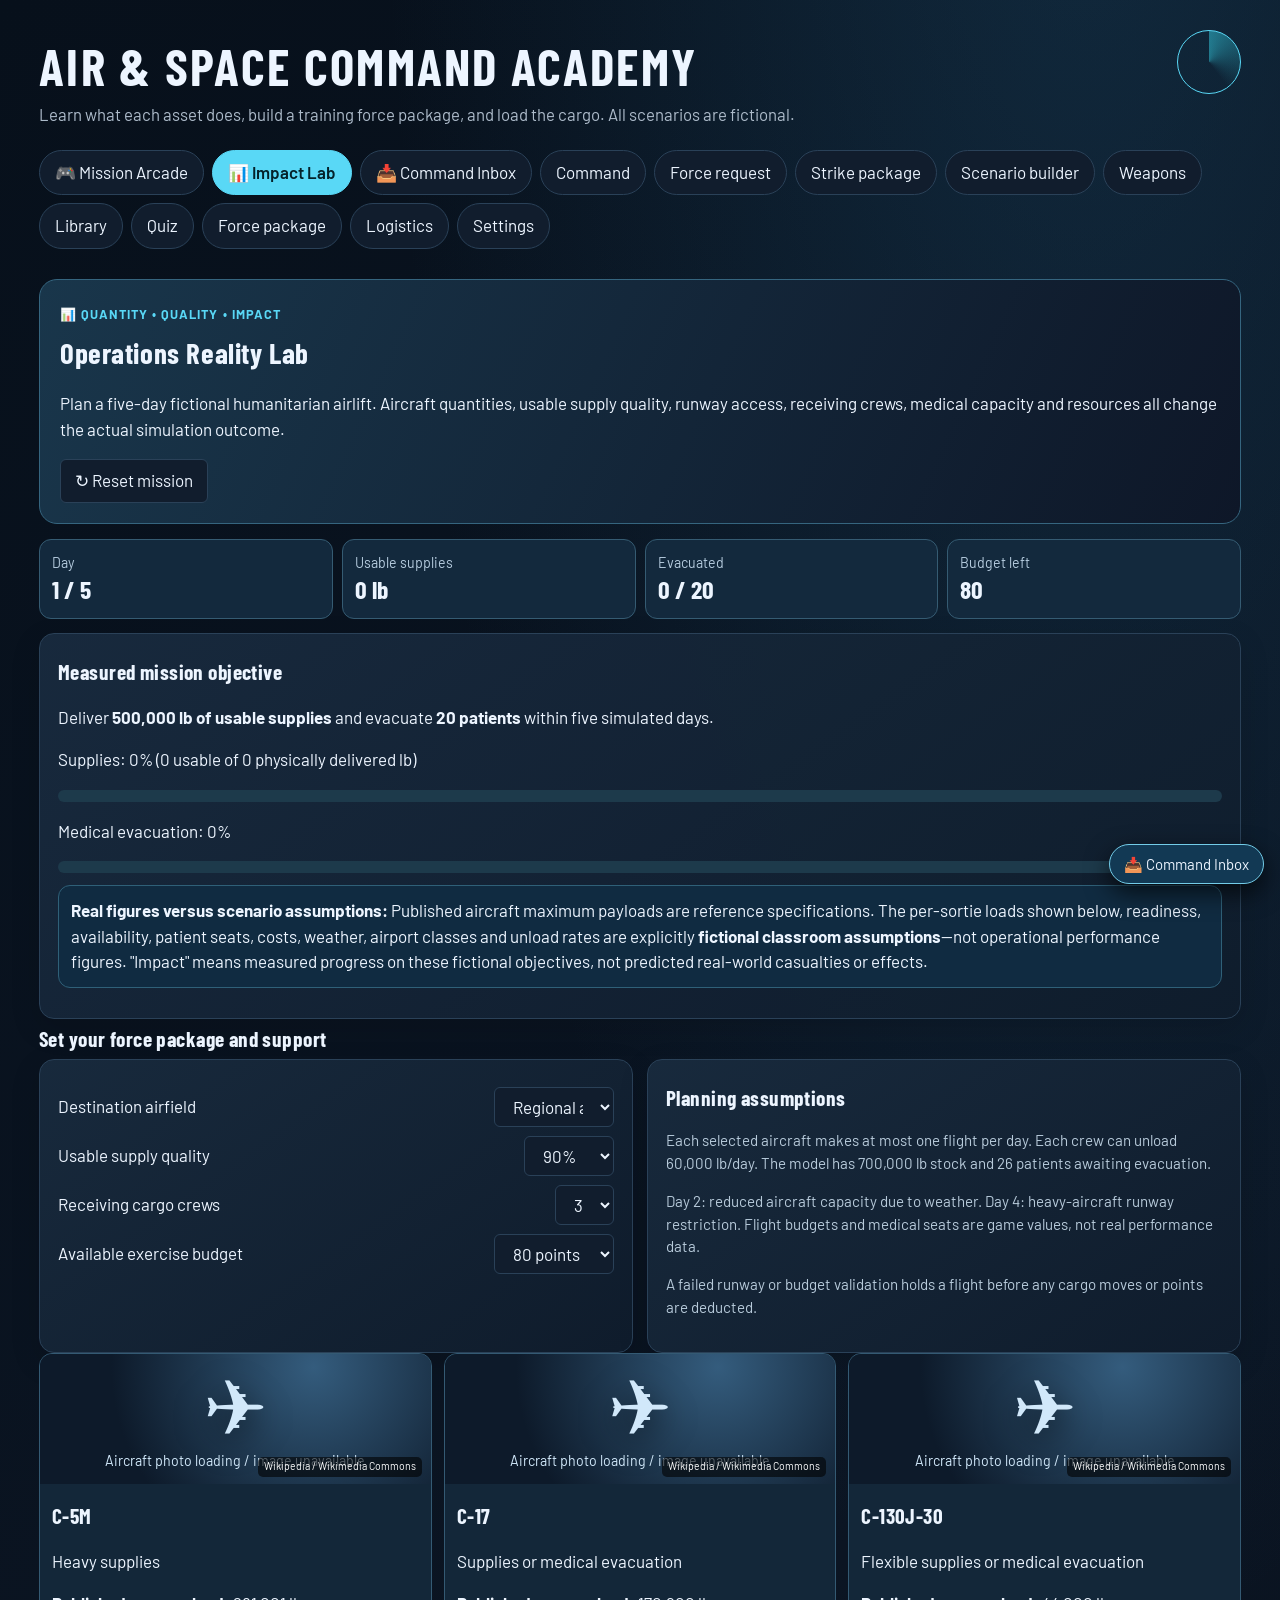
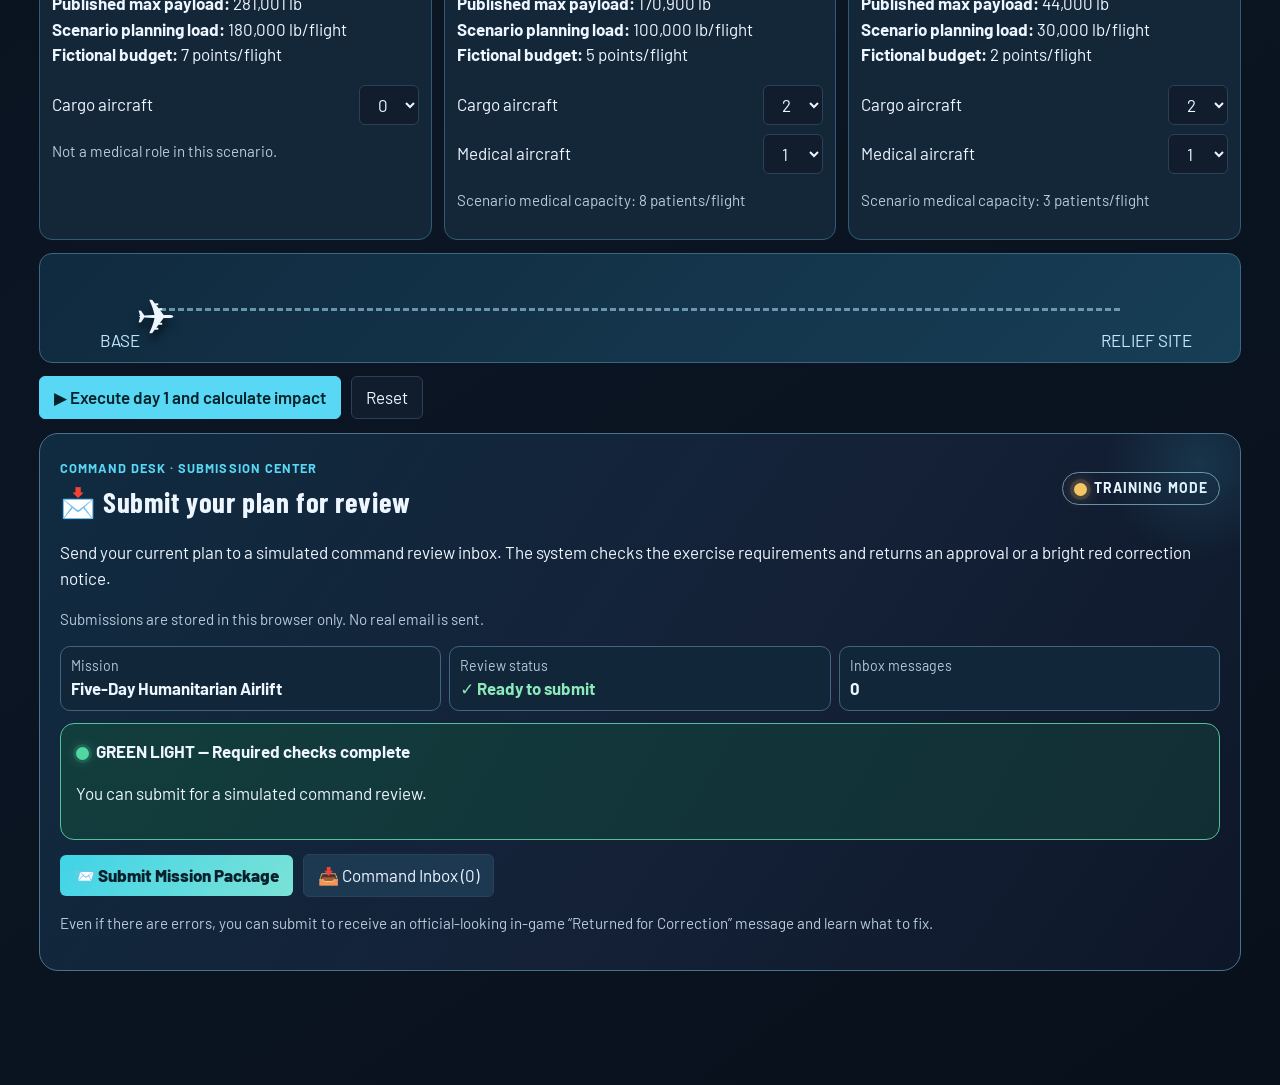
<file: opt.html>
<!DOCTYPE html>
<html lang="en"><head><meta charset="utf-8"><title>Flight Operations | Air & Space Command Academy</title>
<meta name="viewport" content="width=device-width, initial-scale=1, viewport-fit=cover">
<link rel="stylesheet" href="https://fonts.googleapis.com/css2?family=Barlow+Condensed:wght@600;700&family=Barlow:wght@400;500;600&display=swap">
<style>
:root{--bg:#0b121b;--panel:#141e2b;--line:#2a3a4d;--tx:#e6edf5;--mut:#9fb0c4;--acc:#35d0e6;--ok:#6fcf8f;--bad:#f08a5d;--warn:#e8c75a;--fs:17px;color-scheme:dark;box-sizing:border-box;padding-top:env(safe-area-inset-top,0px);padding-bottom:env(safe-area-inset-bottom,0px)}
@media(prefers-color-scheme:dark){:root:not([data-theme=light]){--bg:#0b121b}}
:root[data-theme=light]{--bg:#eef2f6;--panel:#fff;--line:#c5d0dc;--tx:#14202e;--mut:#4a5d72;--acc:#066f82;--ok:#18793c;--bad:#b4491c;--warn:#8a6a00;color-scheme:light}
*{box-sizing:border-box}html{scroll-padding-top:env(safe-area-inset-top,0px)}
body{margin:0;background:var(--bg);color:var(--tx);font:var(--fs)/1.5 Barlow,system-ui,sans-serif}
h1,h2,h3{font-family:'Barlow Condensed',Impact,sans-serif;letter-spacing:.02em;margin:.2em 0}
h1{font-size:2.3em;line-height:1}h2{font-size:1.7em}h3{font-size:1.25em}
header{padding:18px 16px 8px;max-width:1100px;margin:auto}
header p{color:var(--mut);margin:.2em 0 0}
nav{display:flex;gap:6px;flex-wrap:wrap;max-width:1100px;margin:8px auto;padding:0 16px}
button,select{font:inherit;color:var(--tx);background:var(--panel);border:1px solid var(--line);border-radius:6px;padding:8px 14px;cursor:pointer}
button:hover{border-color:var(--acc)}button:focus-visible,select:focus-visible,[tabindex]:focus-visible{outline:3px solid var(--acc);outline-offset:2px}
button.on{background:var(--acc);color:#04222a;border-color:var(--acc);font-weight:600}
button:disabled{opacity:.45;cursor:not-allowed}
main{max-width:1100px;margin:auto;padding:8px 16px 60px}
.grid{display:grid;gap:12px;grid-template-columns:repeat(auto-fill,minmax(230px,1fr))}
.card{background:var(--panel);border:1px solid var(--line);border-radius:8px;padding:14px}
.card.sel{border-color:var(--acc)}
.tag{display:inline-block;font-size:.78em;padding:1px 8px;border:1px solid var(--line);border-radius:99px;color:var(--mut);margin:0 4px 4px 0}
.ok{color:var(--ok)}.bad{color:var(--bad)}.warn{color:var(--warn)}.mut{color:var(--mut)}
.row{display:flex;gap:10px;flex-wrap:wrap;align-items:center;margin:8px 0}
.two{display:grid;gap:14px;grid-template-columns:1fr 1fr}@media(max-width:720px){.two{grid-template-columns:1fr}}
.bar{height:14px;background:var(--line);border-radius:7px;overflow:hidden}.bar i{display:block;height:100%;background:var(--acc);transition:width .25s}
.bar i.over{background:var(--bad)}
table{width:100%;border-collapse:collapse}th,td{border-bottom:1px solid var(--line);padding:8px;text-align:left;vertical-align:top}
.opt{display:block;width:100%;text-align:left;margin:6px 0}
.opt.right{border-color:var(--ok)}.opt.wrong{border-color:var(--bad)}
.radar{width:64px;height:64px;border-radius:50%;border:1px solid var(--acc);background:conic-gradient(from 0deg,rgba(53,208,230,.5),transparent 40%);animation:sw 4s linear infinite;float:right}
@keyframes sw{to{transform:rotate(360deg)}}
.rm .radar{animation:none}@media(prefers-reduced-motion:reduce){.radar{animation:none}}
.rm .radar{animation:none}
.plane{transition:transform 1.6s ease-in-out}
.hud{display:grid;gap:8px;grid-template-columns:repeat(auto-fit,minmax(120px,1fr));margin-bottom:10px}.hud div{background:var(--panel);border:1px solid var(--line);border-radius:8px;padding:8px 10px}.hud b{display:block;font:700 1.5em 'Barlow Condensed',sans-serif}
.ev{border-left:4px solid var(--warn);background:var(--panel);padding:10px 14px;margin:8px 0;border-radius:0 8px 8px 0}.tip{border-left-color:var(--acc)}
.log{max-height:190px;overflow:auto;font-size:.9em;color:var(--mut);padding-left:18px}
.map{background:var(--panel);border:1px solid var(--line);border-radius:8px}.map text{fill:var(--tx);font:12px Barlow,sans-serif}

/* Air & Space Academy visual upgrade — aircraft imagery with accessible fallbacks */
:root{--bg:#080f1a;--panel:#111d2d;--line:#2a4158;--acc:#59d8f6;--tx:#edf5ff;--mut:#adbbca}
body{background:radial-gradient(ellipse at 85% -10%,rgba(40,105,146,.28),transparent 46%),linear-gradient(145deg,#07101b,#0b1523 60%,#08101b);min-height:100vh}
header{max-width:1250px;padding:30px 24px 15px}header h1{font-size:clamp(2.2rem,4vw,4.1rem);letter-spacing:.045em;text-transform:uppercase}header p{font-size:1.05rem}
nav,main{max-width:1250px}nav{gap:8px;padding:0 24px;margin-bottom:12px}nav button{border-radius:999px;padding:9px 15px}main{padding:18px 24px 100px}
.card{border-radius:15px;padding:18px;background:linear-gradient(145deg,rgba(24,42,61,.98),rgba(15,28,44,.98));box-shadow:0 10px 30px #0002}
button{transition:transform .16s,border-color .15s,background .15s}button:hover:not(:disabled){transform:translateY(-2px)}
.aircraft-grid{display:grid;grid-template-columns:repeat(auto-fit,minmax(265px,1fr));gap:17px;margin:18px 0}
.aircraft-card{padding:0;overflow:hidden;display:flex;flex-direction:column;min-height:385px;transition:transform .2s,box-shadow .2s}
.aircraft-card:hover{transform:translateY(-4px);box-shadow:0 20px 44px #0006}
.aircraft-photo{width:100%;height:175px;object-fit:cover;display:block;background:linear-gradient(145deg,#253951,#07101d)}
.aircraft-photo[hidden]{display:none}
.photo-wrap{position:relative;height:175px;overflow:hidden;background:radial-gradient(circle at 70% 10%,#345c7d,#0d1a2a 68%)}
.photo-fallback{position:absolute;inset:0;display:flex;align-items:center;justify-content:center;flex-direction:column;gap:8px;color:#d1e8fa}
.photo-fallback .silhouette{font-size:4.8rem;line-height:1;filter:drop-shadow(0 10px 16px #0008)}
.photo-wrap.has-image .photo-fallback{display:none}
.photo-credit{position:absolute;bottom:7px;right:9px;background:#0009;color:white;padding:2px 6px;border-radius:5px;font-size:.65rem}
.ac-body{padding:15px 16px;flex:1;display:flex;flex-direction:column;gap:6px}.ac-body h3{font-size:1.45rem;margin:0}
.ac-body p{margin:3px 0;font-size:.92rem}.ac-actions{margin-top:auto;padding-top:8px}
.pro-con{display:grid;grid-template-columns:1fr 1fr;gap:8px;margin:7px 0}.pro-con div{padding:9px;border:1px solid var(--line);border-radius:9px;font-size:.82rem;line-height:1.35}.pro-con .positive{background:#14382855}.pro-con .negative{background:#462b2355}
.ac-role{color:var(--acc);font-size:.8rem;font-weight:700;letter-spacing:.08em;text-transform:uppercase}
.ac-hero{padding:27px;border:1px solid #335673;border-radius:19px;background:linear-gradient(112deg,#162c43,#0c1728 75%);display:grid;grid-template-columns:1.5fr 1fr;gap:15px;align-items:center;margin-bottom:21px;overflow:hidden}
.ac-hero h2{font-size:clamp(1.9rem,4vw,3.2rem);margin:4px 0}.ac-hero p{color:#b4d0e4}.ac-hero-art{font-size:8rem;text-align:center;transform:rotate(-15deg);text-shadow:0 20px 40px #0009}
.mini-grid{display:grid;grid-template-columns:repeat(auto-fit,minmax(160px,1fr));gap:10px;margin:10px 0 20px}
.mini-grid button{padding:12px;text-align:left;border-radius:12px}.mini-grid .photo-wrap{height:105px;border-radius:8px;margin-bottom:9px}.mini-grid .photo-fallback .silhouette{font-size:3rem}
.glass-modal{position:fixed;inset:0;background:#02080dcc;z-index:100;display:flex;align-items:center;justify-content:center;padding:18px;backdrop-filter:blur(8px)}
.glass-modal .modal-panel{width:min(720px,100%);max-height:94vh;overflow:auto;border:1px solid #46748f;border-radius:20px;background:#122236;box-shadow:0 40px 100px #000c;padding:22px}
.glass-modal .photo-wrap{height:260px;border-radius:13px;margin:10px 0 15px}
.glass-modal .photo-fallback .silhouette{font-size:6rem}
.modal-head{display:flex;align-items:center;justify-content:space-between;gap:10px}
.toast-area{position:fixed;bottom:20px;right:20px;z-index:120;max-width:min(420px,90vw);pointer-events:none}.game-toast{background:#193a4b;border:1px solid #59d8f6;border-radius:13px;padding:13px 16px;margin-top:8px;box-shadow:0 16px 36px #0008;animation:toastin .24s ease both}
@keyframes toastin{from{transform:translateY(18px);opacity:0}to{transform:none;opacity:1}}
.stage-panel{padding:13px;border:1px solid #315371;border-radius:12px;background:#0b2031;margin:12px 0}
.stage-panel h3{margin-bottom:6px}.tag{border-color:#3e5a74}
.game-flag{background:linear-gradient(100deg,#204b66,#0e253b);padding:12px;border-radius:10px;margin:14px 0}
@media(max-width:700px){.ac-hero{grid-template-columns:1fr}.ac-hero-art{display:none}main{padding:12px 13px 70px}.pro-con{grid-template-columns:1fr}.aircraft-grid{grid-template-columns:1fr}header{padding:20px 14px 12px}}
@media(prefers-reduced-motion:reduce){.aircraft-card,.game-toast,button{animation:none;transition:none!important}}

/* Animated logistics flight deck: aircraft positions reflect the turn-based rules state. */
.flight-deck{margin:15px 0 21px;border:1px solid #37617e;background:radial-gradient(ellipse at 55% 28%,#17374b,#071725 72%);border-radius:20px;padding:15px;overflow:hidden}
.flight-deck h3{font-size:1.7em}.flight-deck-header{display:flex;flex-wrap:wrap;justify-content:space-between;gap:10px;align-items:center}
.flight-stage{position:relative;min-height:305px;border-radius:14px;background:repeating-linear-gradient(0deg,transparent,transparent 36px,#ffffff07 37px),repeating-linear-gradient(90deg,transparent,transparent 36px,#ffffff07 37px),linear-gradient(125deg,#12334b,#081521);border:1px solid #31556c;overflow:hidden}
.flight-route{position:absolute;left:16%;top:52%;width:69%;height:2px;background:repeating-linear-gradient(90deg,#76d9ee 0,#76d9ee 11px,transparent 11px,transparent 21px);transform:rotate(-12deg);opacity:.53;transform-origin:left}
.airbase-node{position:absolute;left:3%;bottom:9%;width:26%;max-width:155px;text-align:center;border:1px solid #37839a;border-radius:13px;background:#082939e8;padding:9px;color:#e7f4ff}
.airbase-node.destination{left:auto;right:3%;top:8%;bottom:auto;border-color:#ddbb68;background:#423820df}
.airbase-node strong{display:block;font-size:.9em}.airbase-node small{display:block;font-size:.7em}
.flight-token{position:absolute;width:72px;height:59px;border:1px solid #4f9bb7;border-radius:13px;color:#e7fbff;background:#143447e8;display:flex;flex-direction:column;align-items:center;justify-content:center;cursor:pointer;transform:translate(-50%,-50%);transition:box-shadow .2s,border-color .2s;z-index:2}
.flight-token:hover,.flight-token:focus-visible{box-shadow:0 0 0 3px #55d0e788;border-color:#8eebf7}.flight-token.selected{border:2px solid #f8d374;box-shadow:0 0 22px #f8d37477}
.flight-token .jet{font-size:1.8rem;line-height:1;display:block;filter:drop-shadow(0 3px 4px #0009)}.flight-token small{font-weight:700;font-size:.69rem}
.flight-token.outbound{animation:flyout 3.2s ease-in-out both;border-color:#6acb86}.flight-token.returning{animation:flyback 2.4s ease-in-out both;border-color:#f1cb71}
@keyframes flyout{from{left:19%;top:71%}to{left:78%;top:34%}}
@keyframes flyback{from{left:78%;top:34%}to{left:19%;top:71%}}
@media(prefers-reduced-motion:reduce){.flight-token.outbound,.flight-token.returning,.rm .flight-token{animation:none!important}}
.flight-detail{border:1px solid #395a72;border-radius:12px;padding:14px;background:#10283b;margin-top:12px}
.flight-detail button{margin-right:7px;margin-bottom:7px}.flight-hint{margin:8px 0;color:#b7cfdf;font-size:.89em}
.flight-status{font-size:.82em;color:#bce9f2}
@media(max-width:650px){.flight-stage{min-height:265px}.airbase-node{font-size:.7em;width:31%}.flight-token{width:56px;height:51px}.flight-token .jet{font-size:1.35rem}.flight-token small{font-size:.6rem}}

/* Mission Arcade 2.0 — compact, rule-driven learning mini-campaign */
.arcade-hero{background:radial-gradient(circle at 80% 25%,#235878,#101e35 62%);border:1px solid #41718c;border-radius:20px;padding:23px;margin-bottom:16px;overflow:hidden}
.arcade-hero h2{font-size:clamp(2rem,5vw,3.4rem);margin:0}
.arcade-sub{color:#bdd8e9}
.arcade-grid{display:grid;grid-template-columns:repeat(auto-fit,minmax(255px,1fr));gap:14px}
.arcade-mission{border:1px solid #35627b;border-radius:17px;background:linear-gradient(155deg,#19354b,#0c1b2b);overflow:hidden;transition:.2s transform}
.arcade-mission:hover{transform:translateY(-4px)}
.arcade-mission .photo-wrap{height:145px}
.arcade-mission section{padding:14px}
.arcade-mission strong{font:700 1.6em 'Barlow Condensed',sans-serif}
.arcade-hud{display:grid;grid-template-columns:repeat(4,minmax(0,1fr));gap:8px;margin:15px 0}
.arcade-hud div{border:1px solid #33536b;background:#102739;border-radius:12px;padding:10px}
.arcade-hud small{color:#a8c3d7;display:block}
.arcade-hud b{font:700 1.6em 'Barlow Condensed',sans-serif}
.arcade-stage{background:radial-gradient(ellipse at 50% 35%,#1f5271,#0b2033 70%);height:210px;border:1px solid #426882;border-radius:15px;position:relative;overflow:hidden;margin:13px 0}
.arcade-stage:before{content:'';position:absolute;inset:0;background-image:linear-gradient(#ffffff08 1px,transparent 1px),linear-gradient(90deg,#ffffff08 1px,transparent 1px);background-size:32px 32px}
.arcade-runway{position:absolute;left:8%;right:8%;bottom:34%;height:5px;border-top:3px dashed #8ecbe7a8;transform:rotate(-9deg)}
.arcade-jet{position:absolute;top:35%;left:calc(9% + (var(--progress,0) * 0.72%));font-size:3.5rem;filter:drop-shadow(0 12px 9px #0009);transition:left .8s ease,transform .8s ease}
.arcade-jet.working{animation:arcade-float 1.6s ease-in-out infinite alternate}
@keyframes arcade-float{to{transform:translateY(-9px) rotate(5deg)}}
.arcade-node{position:absolute;bottom:13%;font-weight:700;color:#cceafb;font-size:.85em}
.arcade-node.end{right:5%}
.arcade-choices{display:grid;gap:10px}
.arcade-choice{display:block;width:100%;text-align:left;padding:14px;border:1px solid #42627c;border-radius:12px;background:#152c42}
.arcade-choice strong{display:block;font-size:1.08em}
.arcade-choice span{color:#b9cfdd;font-size:.9em}
.arcade-choice:hover{background:#21445b}
.arcade-choice:disabled{opacity:.72;cursor:default}
.arcade-feedback{padding:14px;border:1px solid #537b8d;background:#15354c;border-radius:12px;margin:12px 0}
.arcade-result{border:1px solid #53819a;border-radius:17px;padding:20px;background:linear-gradient(135deg,#153850,#0c1b2d)}
.arcade-meter{height:10px;background:#293a4b;border-radius:12px;overflow:hidden}.arcade-meter span{display:block;height:100%;background:linear-gradient(90deg,#47d0e5,#9edaa4);transition:width .5s ease}
.arcade-explainer{display:grid;grid-template-columns:120px 1fr;gap:13px;align-items:center;margin:10px 0}
.arcade-explainer .photo-wrap{height:90px;border-radius:10px}
.arcade-xp{font-weight:700;color:#f4dc80}
@media(max-width:640px){.arcade-hud{grid-template-columns:repeat(2,1fr)}.arcade-explainer{grid-template-columns:1fr}.arcade-hero{padding:15px}}
@media(prefers-reduced-motion:reduce){.arcade-jet{animation:none!important;transition:none!important}.arcade-mission{transition:none}}


/* Quantified impact simulator */
.impact-hero{background:linear-gradient(115deg,#19364b,#0e1728);border:1px solid #35657f;border-radius:18px;padding:20px;margin-bottom:15px}
.impact-kpis{display:grid;grid-template-columns:repeat(auto-fit,minmax(135px,1fr));gap:9px;margin:14px 0}
.impact-kpis>div{background:#13293d;border:1px solid #355b72;border-radius:12px;padding:12px}
.impact-kpis small{display:block;color:#b5cbde}.impact-kpis b{font:700 1.6rem 'Barlow Condensed',sans-serif}
.impact-fleet{display:grid;grid-template-columns:repeat(auto-fit,minmax(230px,1fr));gap:12px}
.impact-aircraft{background:#132739;border:1px solid #345a73;border-radius:13px;overflow:hidden}
.impact-aircraft .photo-wrap{height:130px}
.impact-aircraft section{padding:12px}
.impact-field{display:flex;align-items:center;justify-content:space-between;gap:8px;margin:9px 0}
.impact-field select,.impact-field input{max-width:120px}
.impact-guide{padding:12px;border:1px solid #2f6078;background:#102b41;border-radius:12px;margin:12px 0}
.impact-track{height:110px;position:relative;background:linear-gradient(135deg,#102a3f,#173e55);overflow:hidden;border-radius:13px;border:1px solid #3c6782;margin:13px 0}
.impact-track:before{content:"";position:absolute;top:50%;left:10%;right:10%;border-top:3px dashed #9ed4ec9e}
.impact-flights{position:absolute;left:8%;top:23%;font-size:3rem;animation:impact-fly 2s ease-in-out infinite alternate;filter:drop-shadow(0 7px 4px #0009)}
@keyframes impact-fly{to{left:79%;transform:translateY(-9px)}}
.impact-meter{height:12px;background:#1d3a4b;border-radius:10px;overflow:hidden}.impact-meter>i{display:block;height:100%;background:linear-gradient(90deg,#4ccce3,#86dca8)}
.impact-note{font-size:.89em;color:#b7cada}
.impact-log{max-height:225px;overflow:auto;list-style:none;padding:0}.impact-log li{border-left:3px solid #4381a1;padding:7px 10px;margin:6px 0;background:#152b3b}
@media(prefers-reduced-motion:reduce){.impact-flights{animation:none}}

</style><link rel="stylesheet" href="review.css?v=3"></head><body>
<header><div class="radar" aria-hidden="true"></div><h1>Air &amp; Space Command Academy</h1>
<p>Learn what each asset does, build a training force package, and load the cargo. All scenarios are fictional.</p></header>
<nav id="nav" aria-label="Main"></nav>
<main id="app" aria-live="polite"></main>
<script>
/* ---------- DATA (public-source facts only; unknowns are marked) ---------- */
const A=[
["f16","F-16 Fighting Falcon","Fighters","Multirole fighter","A flexible fighter.","fighter","Flexible; many mission types.","Short on range compared with big aircraft; needs tankers for long trips.","Fuel, maintenance, communications"],
["f15c","F-15C Eagle","Fighters","Air superiority","Fights other aircraft in the air.","fighter","Built to win air-to-air fights.","Not a cargo or ground-support aircraft.","Fuel, airborne warning, communications"],
["f15e","F-15E Strike Eagle","Fighters","Multirole strike","Fighter and ground-strike aircraft.","fighter","Does air-to-air and ground attack.","Heavier and more support-hungry than a single-role fighter.","Fuel, maintenance, communications"],
["f22","F-22 Raptor","Fighters","Air dominance (stealth)","Stealth fighter that wins the air fight.","fighter","Stealth and sensors.","Limited numbers; high support demand.","Fuel, maintenance, command and control"],
["f35","F-35 Lightning II","Fighters","Stealth multirole","Stealth fighter with advanced sensors.","fighter","Stealth plus strong sensors and data sharing.","Complex maintenance.","Fuel, maintenance, data links"],
["a10","A-10 Thunderbolt II","Fighters","Close air support","Helps troops on the ground.","fighter","Built to support ground forces.","Needs a friendly air picture; not for contested skies.","Fuel, ground coordination"],
["mq9","MQ-9 Reaper","ISR","ISR and strike","Uncrewed aircraft that watches, and can carry weapons.","isr","Long endurance without a crew onboard.","Slow; needs communications links.","Ground control, communications"],
["u2","U-2S Dragon Lady","ISR","High-altitude reconnaissance","The high flyer.","isr","Very high altitude viewpoint.","Demanding to fly and support.","Ground station, maintenance"],
["rc135","RC-135V/W Rivet Joint","ISR","Signals intelligence","Collects electronic signals.","isr","Detects, identifies and locates emissions.","Cannot see ground vehicles.","Fuel, analysts, communications"],
["rc135s","RC-135S Cobra Ball","ISR","Ballistic missile intelligence","Watches missiles in flight.","isr","Specialized missile-flight collection.","Narrow mission set.","Fuel, analysts"],
["e3","E-3 AWACS","Command & control","Airborne warning and control","Eyes in the sky: watches aircraft.","c2","Wide air picture and battle management.","Large, high-value aircraft needing protection.","Tankers, fighters, communications"],
["e7","E-7 Wedgetail","Command & control","Airborne early warning and control","Modern flying radar.","c2","Modern radar and battle management.","Not in older exercises such as historical AFEX.","Tankers, communications"],
["b52","B-52H Stratofortress","Bombers","Long-range strategic bomber","Large, long-range bomber.","bomber","Very long range.","Needs tankers and a defended airspace.","Fuel, maintenance"],
["b1","B-1B Lancer","Bombers","Supersonic conventional bomber","Fast heavy bomber.","bomber","Speed and large payload.","Needs tankers and maintenance.","Fuel, maintenance"],
["b2","B-2 Spirit","Bombers","Stealth bomber","Harder-to-detect bomber.","bomber","Low observable.","Few aircraft; heavy upkeep.","Maintenance, shelters"],
["b21","B-21 Raider","Bombers","Next-generation stealth bomber","Future stealth bomber. Payload: Not publicly disclosed.","bomber","Future capability.","Many specifications: Not publicly disclosed.","Not publicly disclosed"],
["c5","C-5M Super Galaxy","Mobility","Oversized strategic airlift","Carries the biggest loads. Published max payload: 281,001 lb.","airlift","Oversized cargo; nose and rear loading.","Needs large airfields and lots of support. Max payload is not on every flight.","Large runway, cargo handlers"],
["c17","C-17 Globemaster III","Mobility","Strategic and tactical airlift","Heavy lifter that can use shorter runways. Published max payload: 170,900 lb.","airlift medevac","Heavy cargo with more airfield flexibility.","Carries less than a C-5.","Runway, cargo handlers"],
["c130","C-130J-30 Super Hercules","Mobility","Tactical airlift","Smaller airlifter for rough, short fields. Published max payload: 44,000 lb.","airlift","Works at austere airfields.","Small payload; no oversized cargo.","Cargo handlers"],
["kc135","KC-135 Stratotanker","Mobility","Aerial refueling","Gas station in the sky.","tanker","Extends range of other aircraft.","Fuel must be managed; needs a safe track.","Fuel, airfield"],
["kc46","KC-46A Pegasus","Mobility","Refueling, cargo, aeromedical","Tanker that can also carry cargo and patients. Fuel 212,299 lb; cargo up to 65,000 lb.","tanker airlift medevac","Several jobs in one airframe.","Fuel and cargo trade off.","Fuel, airfield"],
["hh60","HH-60G Pave Hawk","Mobility","Combat rescue","Helicopter that brings isolated people home.","rescue","Reaches people with no runway.","Short range; needs refueling and escort.","Tanker, medical reception"],
["cv22","CV-22 Osprey","Mobility","Special operations transport","Tiltrotor: flies far like a plane, lands like a helicopter.","rescue airlift","Long-range tiltrotor.","Small cargo capacity.","Tanker, maintenance"],
["gps","GPS","Space","Position, navigation, timing","Answers: where am I?","space","Global position and timing.","A receiver needs signals from at least four satellites.","Receivers, ground control"],
["sbirs","SBIRS","Space","Missile warning","Detects missile launches.","space","Early warning from orbit.","Warns; it does not communicate or navigate.","Ground processing"],
["aehf","AEHF","Space","Protected satellite communications","Secure, jam-resistant satellite comms.","comms","Anti-jam; resilient.","Needs compatible terminals.","Ground terminals"],
["l16","Link 16","Space","Tactical data sharing","Shared tactical picture.","comms","Encrypted, jam-resistant data sharing.","Mostly line-of-sight; platforms need terminals.","Compatible terminals"]
].map(a=>({id:a[0],name:a[1],cat:a[2],job:a[3],easy:a[4],tags:a[5].split(" "),pro:a[6],con:a[7],sup:a[8]}));
const byId=Object.fromEntries(A.map(a=>[a.id,a]));
const CATS=["All",...new Set(A.map(a=>a.cat))];
const MISSIONS=[
{t:"Humanitarian disaster relief",b:"A fictional storm has cut road access to a coastal region. Deliver food, water and medical supplies and move the injured.",need:[["airlift","Airlift to move supplies"],["medevac","Aeromedical capability for patients"],["comms","Communications so receiving teams are coordinated"]],bad:["fighter","bomber"]},
{t:"ISR collection",b:"A commander needs long-endurance observation of a fictional region, with findings reported quickly.",need:[["isr","A collection asset"],["c2","Command and control to manage the picture"],["comms","A communications path to deliver the report"]],bad:["bomber","airlift"]},
{t:"Personnel recovery",b:"A fictional crew is isolated far from any runway. Recover them and get them to medical care.",need:[["rescue","A recovery asset"],["tanker","Refueling to extend reach"],["isr","ISR to locate the people"],["c2","Command and control to coordinate"]],bad:["bomber"]}];
const CARGO=[["Water pallets",30000,0],["Food pallets",24000,0],["Medical supplies",8000,0],["Generator set",12000,0],["Tall utility vehicle",20000,1],["Heavy loader",90000,1],["Field kitchen",14000,0]];
const CAP={c5:281001,c17:170900,c130:44000};
const AF={maj:["Major airfield","Accepts all three aircraft.",["c5","c17","c130"],0],sh:["Short regional runway","C-17 and C-130 only.",["c17","c130"],0],aus:["Austere strip","C-130 only.",["c130"],0]};

/* ---------- STATE ---------- */
const $=s=>document.querySelector(s);
let P={best:0,answered:0,correct:0,missed:[],text:17,rm:0,light:0};
try{Object.assign(P,JSON.parse(localStorage.getItem("asa")||"{}"))}catch(e){}
const save=()=>{try{localStorage.setItem("asa",JSON.stringify(P))}catch(e){}};
const S={view:"cmd",cat:"All",open:null,beg:true,cmp:[],q:null,m:0,picks:[],res:null,ac:"c130",af:"maj",load:[],lres:null};
const esc=s=>String(s).replace(/[&<>"]/g,c=>({"&":"&amp;","<":"&lt;",">":"&gt;",'"':"&quot;"}[c]));
const lb=n=>n.toLocaleString("en-US")+" lb";
const shuf=a=>{a=a.slice();for(let i=a.length-1;i>0;i--){const j=Math.random()*(i+1)|0;[a[i],a[j]]=[a[j],a[i]]}return a};
function apply(){document.documentElement.style.setProperty("--fs",P.text+"px");document.documentElement.dataset.theme=P.light?"light":"dark";document.body.classList.toggle("rm",!!P.rm)}

/* ---------- VIEWS ---------- */
const V={
hangar(){const list=A.filter(a=>S.cat=="All"||a.cat==S.cat);
let h=`<div class="row"><label>Category <select data-chg="cat">${CATS.map(c=>`<option${c==S.cat?" selected":""}>${c}</option>`).join("")}</select></label>
<button data-act="beg" class="${S.beg?"on":""}" aria-pressed="${S.beg}">Beginner explanations: ${S.beg?"on":"off"}</button></div>`;
if(S.cmp.length)h+=cmpTable();
h+=`<div class="grid">`+list.map(a=>`<div class="card ${S.open==a.id?"sel":""}"><h3>${esc(a.name)}</h3><span class="tag">${a.cat}</span>
<p>${S.beg?esc(a.easy):esc(a.job)}</p><div class="row"><button data-act="open" data-id="${a.id}">Inspect</button>
<button data-act="cmp" data-id="${a.id}" aria-pressed="${S.cmp.includes(a.id)}" class="${S.cmp.includes(a.id)?"on":""}">${S.cmp.includes(a.id)?"Remove":"Compare"}</button></div></div>`).join("")+`</div>`;
if(S.open){const a=byId[S.open];h+=`<div class="card" style="margin-top:14px" id="detail" tabindex="-1"><h2>${esc(a.name)}</h2>
<p><b>Job:</b> ${esc(a.job)}</p><p><b>In plain English:</b> ${esc(a.easy)}</p>
<div class="two"><div><h3 class="ok">Good at</h3><p>${esc(a.pro)}</p></div><div><h3 class="bad">Limitations</h3><p>${esc(a.con)}</p></div></div>
<p><b>Support it needs:</b> ${esc(a.sup)}</p><p class="mut">Where a figure is not listed, it is not publicly disclosed here. Verify numbers against official sources before using them in class.</p>
<div class="row"><button data-act="quizone" data-id="${a.id}">Test me on this</button><button data-act="close">Close</button></div></div>`}
return h},
quiz(){const q=S.q;
if(!q)return `<div class="card"><h2>Quiz</h2><p>Best score: ${P.best}% · Lifetime: ${P.correct}/${P.answered} correct</p><div class="row"><button class="on" data-act="qstart">Start 10 questions</button>${P.missed.length?`<button data-act="qmissed">Review ${P.missed.length} missed</button>`:""}</div></div>`;
if(q.i>=q.items.length){const pct=Math.round(q.score/q.items.length*100);return `<div class="card"><h2>Finished: ${q.score}/${q.items.length} (${pct}%)</h2><p>${pct>=80?"Strong work. Try the force package builder next.":"Review the missed assets in the Library, then retry."}</p><div class="row"><button class="on" data-act="qstart">Try again</button><button data-act="qclose">Done</button></div></div>`}
const it=q.items[q.i],a=byId[it.id];
return `<div class="card"><p class="mut">Question ${q.i+1} of ${q.items.length}</p><h2>What is the primary job of the ${esc(a.name)}?</h2>
${it.opts.map((o,k)=>{const L="ABCD"[k];let c="";if(q.done){if(o==a.job)c="right";else if(k==q.pick)c="wrong"}
return `<button class="opt ${c}" data-act="ans" data-k="${k}" ${q.done?"disabled":""}>${L}. ${esc(o)}</button>`}).join("")}
${q.done?`<p class="${q.pick!=null&&it.opts[q.pick]==a.job?"ok":"bad"}"><b>${it.opts[q.pick]==a.job?"Correct.":"Not quite."}</b> ${esc(a.easy)} Limitation to remember: ${esc(a.con)}</p><div class="row">${q.i>0?`<button data-act="qprev">Previous</button>`:""}<button class="on" data-act="qnext">Next</button></div>`:`<p class="mut">Pick the best answer. The explanation appears after you submit.</p>`}</div>`},
build(){const m=MISSIONS[S.m];
let h=`<div class="row"><label>Mission <select data-chg="m">${MISSIONS.map((x,i)=>`<option value="${i}"${i==S.m?" selected":""}>${x.t}</option>`).join("")}</select></label></div>
<div class="card"><h3>Brief</h3><p>${m.b}</p><p class="mut">Needs: ${m.need.map(n=>n[1]).join("; ")}.</p></div>
<h3>Your package (${S.picks.length})</h3><div class="row">${S.picks.length?S.picks.map(id=>`<button data-act="pick" data-id="${id}" class="on">${esc(byId[id].name)} ✕</button>`).join(""):`<span class="mut">Select assets below. Activate a selected asset to remove it.</span>`}</div>
<div class="row"><button class="on" data-act="assess" ${S.picks.length?"":"disabled"}>Submit for assessment</button><button data-act="clearpk">Clear</button></div>`;
if(S.res)h+=S.res;
h+=`<h3>Available assets</h3><div class="row">`+A.map(a=>`<button data-act="pick" data-id="${a.id}" aria-pressed="${S.picks.includes(a.id)}" class="${S.picks.includes(a.id)?"on":""}">${esc(a.name)}</button>`).join("")+`</div>`;return h},
logi(){const ac=S.ac,af=AF[S.af],cap=CAP[ac],tot=S.load.reduce((s,i)=>s+CARGO[i][1],0),pct=Math.min(100,tot/cap*100);
const ok=af[2].includes(ac);
let h=`<div class="row"><label>Aircraft <select data-chg="ac">${[["c5","C-5M"],["c17","C-17"],["c130","C-130J-30"]].map(x=>`<option value="${x[0]}"${x[0]==ac?" selected":""}>${x[1]}</option>`).join("")}</select></label>
<label>Destination <select data-chg="af">${Object.entries(AF).map(([k,v])=>`<option value="${k}"${k==S.af?" selected":""}>${v[0]}</option>`).join("")}</select></label></div>
<p class="${ok?"ok":"bad"}">${af[0]}: ${af[1]} ${ok?"This aircraft can land here.":"This aircraft cannot land here."}</p>
<p>Load: <b>${lb(tot)}</b> of ${lb(cap)} published maximum payload. <span class="mut">Cargo weights here are fictional; real payload varies by flight.</span></p>
<div class="bar" role="progressbar" aria-valuenow="${Math.round(pct)}" aria-valuemin="0" aria-valuemax="100"><i class="${tot>cap?"over":""}" style="width:${pct}%"></i></div>
<div class="grid" style="margin-top:12px">`+CARGO.map((c,i)=>{const on=S.load.includes(i);return `<div class="card ${on?"sel":""}"><b>${c[0]}</b><br>${lb(c[1])} ${c[2]?`<span class="tag">oversized</span>`:""}<div class="row"><button data-act="load" data-i="${i}" class="${on?"on":""}">${on?"Unload":"Load"}</button></div></div>`}).join("")+`</div>
<div class="row"><button class="on" data-act="launch" ${S.load.length?"":"disabled"}>Launch mission</button><button data-act="clearload">Clear load</button></div>`;
if(S.lres)h+=S.lres;
return h},
cmd(){return cmdView()},
settings(){return `<div class="card"><h2>Settings</h2><div class="row"><button data-act="tsm">Text smaller</button><button data-act="tlg">Text larger</button><span class="mut">Size ${P.text}px</span></div>
<div class="row"><button data-act="rm" aria-pressed="${!!P.rm}" class="${P.rm?"on":""}">Reduced motion: ${P.rm?"on":"off"}</button><button data-act="light" aria-pressed="${!!P.light}" class="${P.light?"on":""}">Light theme: ${P.light?"on":"off"}</button></div>
<div class="row"><button data-act="reset">Reset saved progress</button></div></div>
<div class="card" style="margin-top:12px"><h3>Roadmap</h3><p>This build covers the first milestone: library, compare, quiz, package builder and logistics. Next: 3D hangar, scenario files, simulation with seeded events, multiplayer.</p><p class="mut">Public build contains only fictional scenarios. Keep restricted exercise materials out of it.</p></div>`}
};
function cmpTable(){const rows=[["Job","job"],["Plain English","easy"],["Good at","pro"],["Limitations","con"],["Needs","sup"]];
return `<div class="card" style="margin-bottom:12px;overflow-x:auto"><h3>Comparison</h3><table><tr><th></th>${S.cmp.map(id=>`<th>${esc(byId[id].name)}</th>`).join("")}</tr>${rows.map(r=>`<tr><th>${r[0]}</th>${S.cmp.map(id=>`<td>${esc(byId[id][r[1]])}</td>`).join("")}</tr>`).join("")}</table></div>`}

/* ---------- RULES ---------- */
function assess(){const m=MISSIONS[S.m],cov=new Set(S.picks.flatMap(id=>byId[id].tags));
const got=m.need.filter(n=>cov.has(n[0])),miss=m.need.filter(n=>!cov.has(n[0]));
const needT=m.need.map(n=>n[0]);
const extra=S.picks.filter(id=>byId[id].tags.some(t=>m.bad.includes(t))||!byId[id].tags.some(t=>needT.includes(t)));
const score=Math.round(got.length/m.need.length*100-extra.length*10);
S.res=`<div class="card" style="margin:12px 0"><h3>Assessment: ${Math.max(0,score)}%</h3>
<p class="ok"><b>Matches the mission:</b> ${got.length?got.map(n=>n[1]).join("; "):"none yet"}.</p>
<p class="bad"><b>Missing:</b> ${miss.length?miss.map(n=>n[1]).join("; "):"nothing required."}</p>
<p class="warn"><b>Little value here:</b> ${extra.length?extra.map(id=>byId[id].name).join(", ")+". These add little to this objective.":"none."}</p>
<p class="mut">Training feedback only. Real packages depend on orders, threats and available specifications.</p></div>`}
function launch(){const ac=S.ac,af=AF[S.af],cap=CAP[ac],tot=S.load.reduce((s,i)=>s+CARGO[i][1],0),errs=[];
if(!af[2].includes(ac))errs.push(`The ${byId[ac].name} cannot operate from the ${af[0].toLowerCase()}.`);
if(tot>cap)errs.push(`Load is ${lb(tot-cap)} over the payload limit.`);
if(ac=="c130"&&S.load.some(i=>CARGO[i][2]))errs.push("Oversized cargo does not fit a C-130J-30 in this game.");
if(errs.length){S.lres=`<div class="card" style="margin-top:12px"><h3 class="bad">Launch rejected</h3><ul>${errs.map(e=>`<li>${e}</li>`).join("")}</ul><p>Nothing departed. Change the aircraft, destination or load and try again.</p></div>`;return}
S.lres=`<div class="card" style="margin-top:12px"><h3 class="ok">Delivered</h3><svg viewBox="0 0 400 60" width="100%" role="img" aria-label="Aircraft flying from origin to destination"><line x1="20" y1="40" x2="380" y2="40" stroke="var(--line)" stroke-dasharray="4"/><g class="plane" id="pl" style="transform:translateX(0)"><path d="M10 40 l22-8 l-4 8 l4 8z" fill="var(--acc)"/></g></svg>
<p>${S.load.length} items, ${lb(tot)}, delivered once. Inventory updated.</p><p class="mut">Takeaway: the best aircraft depends on cargo, runway and support, not just maximum payload.</p></div>`;
S.anim=1}

/* ---------- QUIZ ---------- */
function mkQ(ids){const items=shuf(ids).slice(0,10).map(id=>{const a=byId[id];const others=shuf([...new Set(A.filter(x=>x.job!=a.job).map(x=>x.job))]).slice(0,3);return{id,opts:shuf([a.job,...others])}});return{items,i:0,score:0,done:false,pick:null,ids}}

/* ---------- EVENTS ---------- */
document.addEventListener("click",e=>{const b=e.target.closest("[data-act],[data-v]");if(!b)return;
if(b.dataset.v){S.view=b.dataset.v;return draw()}
const a=b.dataset.act,id=b.dataset.id;
const F={
...CMDF,...FPF,...SBF,...FRF,beg:()=>S.beg=!S.beg,open:()=>{S.open=id;S.focus="detail"},close:()=>S.open=null,
cmp:()=>{S.cmp=S.cmp.includes(id)?S.cmp.filter(x=>x!=id):[...S.cmp,id].slice(-3)},
quizone:()=>{S.q=mkQ([id,...shuf(A.map(x=>x.id)).slice(0,9)]);S.q.items[0]=S.q.items.find(x=>x.id==id)||S.q.items[0];S.view="quiz"},
qstart:()=>S.q=mkQ(A.map(x=>x.id)),qmissed:()=>S.q=mkQ(P.missed),qclose:()=>S.q=null,
ans:()=>{const q=S.q;if(q.done)return;q.pick=+b.dataset.k;q.done=true;const it=q.items[q.i],ok=it.opts[q.pick]==byId[it.id].job;P.answered++;
if(ok){q.score++;P.correct++;P.missed=P.missed.filter(x=>x!=it.id)}else if(!P.missed.includes(it.id))P.missed.push(it.id);
if(q.i==q.items.length-1)P.best=Math.max(P.best,Math.round(q.score/q.items.length*100));save()},
qnext:()=>{S.q.i++;S.q.done=false;S.q.pick=null},qprev:()=>{S.q.i--;S.q.done=true},
pick:()=>{S.picks=S.picks.includes(id)?S.picks.filter(x=>x!=id):[...S.picks,id];S.res=null},clearpk:()=>{S.picks=[];S.res=null},assess,
load:()=>{const i=+b.dataset.i;S.load=S.load.includes(i)?S.load.filter(x=>x!=i):[...S.load,i];S.lres=null},clearload:()=>{S.load=[];S.lres=null},launch,
tsm:()=>{P.text=Math.max(14,P.text-1);save()},tlg:()=>{P.text=Math.min(26,P.text+1);save()},
rm:()=>{P.rm^=1;save()},light:()=>{P.light^=1;save()},
reset:()=>{if(confirm("Reset all saved progress?")){P={best:0,answered:0,correct:0,missed:[],text:17,rm:0,light:0};save()}}};
S.b=b;if(F[a]){F[a]();draw()}});
document.addEventListener("change",e=>{const k=e.target.dataset.chg;if(!k)return;const v=e.target.value;
if(k=="wa"){S.wa=v;S.ww=[]}if(k=="pm"){clearInterval(window.T);FP=newFP(+v)}if(k=="sd_t")S.sd.t=v;if(k=="sd_b")S.sd.b=v;if(k=="sd_e")S.sd.e=v;if(k=="frs")FR=newFR(+v);if(k.startsWith("frl:")){FR.load[k.slice(4)]=v;FR.res=null}if(k=="cat")S.cat=v;if(k=="m"){S.m=+v;S.res=null;S.picks=[]}if(k=="ac"){S.ac=v;S.lres=null}if(k=="af"){S.af=v;S.lres=null}draw()});

/* ---------- COMMAND GAME ---------- */
let G=null;
const rng=s=>()=>{s|=0;s=s+0x6D2B79F5|0;let t=Math.imul(s^s>>>15,1|s);t=t+Math.imul(t^t>>>7,61|t)^t;return((t^t>>>14)>>>0)/4294967296};
const EV=[{k:"storm",t:"Storm front: no flight can arrive this turn."},{k:"quake",t:"Aftershock: the Harbor City runway is closed again."},{k:"fault",t:"Maintenance fault: an idle aircraft is grounded for 2 turns."},{k:"surge",t:"Patient surge: 4 more casualties reported."},{k:"comms",t:"Communications outage: dispatching costs 2 AP until repaired."},{k:"gift",t:"Allied fuel donation: +3 fuel."}];
const FL=[["C-5M",26,0,2],["C-17 #1",16,6,1],["C-17 #2",16,6,1],["C-130 #1",4,2,1],["C-130 #2",4,2,1],["C-130 #3",4,2,1]];
const L=m=>G.log.unshift("T"+G.turn+": "+m);
function startTurn(){G.storm=false;G.ap=3;G.intel=null;const e=G.ev[G.turn];if(!e)return;L(e.t);
if(e.k=="storm")G.storm=true;if(e.k=="quake")G.rw=false;if(e.k=="surge")G.pat+=4;if(e.k=="comms")G.comms=false;if(e.k=="gift")G.fuel+=3;
if(e.k=="fault"){const c=G.ac.filter(a=>a.st=="idle");if(c.length){const a=c[G.r()*c.length|0];a.st="mx";a.w=2}}}
function newG(seed){const r=rng(seed),ev=[null];for(let t=1;t<=10;t++)ev.push(t>1&&r()<.65?EV[r()*EV.length|0]:null);
G={seed,turn:1,ap:3,fuel:10,sup:0,pat:6,evac:0,mor:0,rw:false,comms:true,storm:false,ev,r,log:[],intel:null,div:0,idle:0,apu:0,msg:"",over:false,ac:FL.map(f=>({n:f[0],cap:f[1],med:f[2],fc:f[3],st:"idle",job:"",w:0}))};
L("The Harbor City runway is damaged. Port Alder is ready. You are in command.")}
function endTurn(){if(G.over)return;G.apu+=G.ap;G.msg="";
G.ac.forEach(a=>{if(a.st=="back")a.st="idle";else if(a.st=="mx"&&--a.w<=0)a.st="idle"});
G.ac.forEach(a=>{if(a.st!="out")return;if(G.storm){L(a.n+" is holding for weather.");return}
if(a.cap>=16&&!G.rw){G.div++;L(a.n+" diverted: runway closed to heavy aircraft. Sortie wasted.");a.st="back";return}
if(a.job=="sup"){G.sup+=a.cap;L(a.n+" delivered "+a.cap+" supply units.")}else{const n=Math.min(a.med,G.pat);G.pat-=n;G.evac+=n;L(a.n+" evacuated "+n+" patients.")}a.st="back"});
G.pat+=2;if(G.pat>6){G.mor+=Math.ceil((G.pat-6)/3);L("Waiting patients are straining morale.")}
G.idle+=G.ac.filter(a=>a.st=="idle").length;
if(G.turn>=10){G.over=true;L("Mission window closed.");return}G.turn++;startTurn()}
function score(){const s=Math.min(100,G.sup/120*100),e=Math.min(100,G.evac/16*100),m=Math.max(0,100-G.mor*6);return{s:Math.round(s),e:Math.round(e),m:Math.round(m),t:Math.round(s*.5+e*.3+m*.2)}}
function hint(){if(!G.rw)return "Heavy aircraft (C-5, C-17) cannot land at Harbor City until engineers clear the runway. Clear it before sending them.";
if(!G.comms)return "Comms are down, so every dispatch costs 2 AP. Repair them.";if(G.fuel<3)return "Fuel is low. Order a fuel convoy before it limits your sorties.";
if(G.pat>=6)return "Patients are piling up. Send an aeromedical sortie: C-17s carry the most.";if(G.ac.some(a=>a.st=="mx"))return "An aircraft is in maintenance. Expedite repairs if you have spare AP.";
if(G.ac.some(a=>a.st=="idle"))return "Idle aircraft deliver nothing. Dispatch them while you have AP.";return "Everything is moving. Spend spare AP on recon to see next turn’s event."}
const CMDF={c_start:()=>newG(Math.random()*9999|0),c_replay:()=>newG(G.seed),c_quit:()=>G=null,c_end:endTurn,
c_go:()=>{const d=S.b.dataset,a=G.ac[+d.i],c=G.comms?1:2;G.msg="";
if(a.st!="idle")G.msg="That aircraft is not available.";else if(G.ap<c)G.msg="Not enough action points. End the turn.";else if(G.fuel<a.fc)G.msg="Not enough fuel. Order a fuel convoy.";
else{G.ap-=c;G.fuel-=a.fc;a.st="out";a.job=d.j;L(a.n+" departs with "+(d.j=="sup"?"supplies":"medical teams")+".")}},
c_clear:()=>{if(G.ap<1)return G.msg="No action points left.";G.ap--;G.rw=true;L("Engineers cleared the Harbor City runway.")},
c_comms:()=>{if(G.ap<1)return G.msg="No action points left.";G.ap--;G.comms=true;L("Communications restored.")},
c_fuel:()=>{if(G.ap<1)return G.msg="No action points left.";G.ap--;G.fuel+=3;L("Fuel convoy arrived: +3 fuel.")},
c_fix:()=>{const a=G.ac.find(x=>x.st=="mx");if(!a)return G.msg="No aircraft in maintenance.";if(G.ap<1)return G.msg="No action points left.";G.ap--;a.st="idle";L(a.n+" repaired early.")},
c_recon:()=>{if(G.ap<1)return G.msg="No action points left.";G.ap--;const e=G.ev[G.turn+1];G.intel=G.turn>=10?"Final turn: nothing beyond it.":e?e.t:"Quiet skies expected next turn.";L("Recon report: "+G.intel)},
c_hint:()=>G.msg="Advisor: "+hint()};
function cmdView(){
if(!G)return `<div class="card"><h2>Operation Harbor Relief</h2><p>A fictional cyclone has hit Harbor City. You command the air mobility response from Port Alder. You have <b>10 turns</b> and <b>3 action points (AP)</b> each turn.</p>
<ul><li>Deliver <b>120 supply units</b> and evacuate <b>16 patients</b>.</li><li>C-5 and C-17 need a cleared runway. C-130s can always land.</li><li>Fuel is limited. Storms, aftershocks and breakdowns will hit you.</li><li>Recon shows next turn’s event. Idle aircraft deliver nothing.</li></ul>
<div class="row"><button class="on" data-act="c_start">Take command</button></div><p class="mut">Training game with fictional rules. Payload ratios follow the published C-5M, C-17 and C-130J-30 figures.</p></div>`;
if(G.over){const s=score(),r=s.t>=80?["MISSION COMPLETE","ok"]:s.t>=55?["PARTIAL SUCCESS","warn"]:["MISSION NOT ACCOMPLISHED","bad"];
return `<div class="card"><h2 class="${r[1]}">${r[0]} · ${s.t}%</h2><p>Supplies ${G.sup}/120 (${s.s}%) · Patients ${G.evac}/16 (${s.e}%) · Morale ${s.m}% · Seed ${G.seed}</p>
<h3>Debrief</h3><ul>${G.div?`<li class="bad">${G.div} heavy sortie(s) were wasted on a closed runway. Check runway status before dispatching.</li>`:`<li class="ok">No sorties wasted on closed runways.</li>`}
<li>${G.apu?`You left ${G.apu} action points unused. Proactive commanders spend them on recon, repairs or fuel.`:`You used every action point.`}</li>
<li>${G.idle>12?`Aircraft sat idle for ${G.idle} aircraft-turns. Keep the fleet cycling.`:`Fleet utilization was strong.`}</li>
<li>${G.mor>6?`Patients waited too long. Aeromedical sorties protect morale.`:`Patient care kept morale stable.`}</li>
<li class="mut">Lesson: the C-5 moves the most per flight, but it needs a runway and burns more fuel. C-130s are slower to build a stockpile but go anywhere. The best choice depends on the conditions, not the biggest payload.</li></ul>
<div class="row"><button class="on" data-act="c_replay">Replay same seed</button><button data-act="c_start">New scenario</button><button data-act="c_quit">Exit</button></div>
<h3>Mission log</h3><ol class="log" style="max-height:none">${G.log.slice().reverse().map(x=>`<li>${esc(x)}</li>`).join("")}</ol></div>`}
const lx=(i,t)=>[100+(500-100)*t+i*6,230-(230-90)*t-i*4];
const tok=G.ac.map((a,i)=>{let x,y,c="var(--acc)";if(a.st=="idle"){x=50+i*26;y=245}else if(a.st=="mx"){x=50+i*26;y=275;c="var(--bad)"}else{[x,y]=lx(i,a.st=="out"?.6:.35);c=a.st=="out"?"var(--ok)":"var(--warn)"}
return `<g><circle cx="${x}" cy="${y}" r="11" fill="${c}"/><text x="${x}" y="${y+4}" text-anchor="middle" style="fill:#04222a;font-weight:700">${a.n.split(" ")[0].replace("C-","").replace("M","")}</text></g>`}).join("");
return `<div class="hud"><div>Turn<b>${G.turn}/10</b></div><div>Action points<b>${G.ap}/3</b></div><div>Fuel<b>${G.fuel}</b></div><div>Supplies<b>${G.sup}/120</b></div><div>Patients waiting<b class="${G.pat>6?"bad":""}">${G.pat}</b></div><div>Evacuated<b>${G.evac}/16</b></div></div>
${G.ev[G.turn]?`<div class="ev"><b>Event:</b> ${G.ev[G.turn].t}</div>`:""}${G.intel?`<div class="ev tip"><b>Recon:</b> ${G.intel}</div>`:""}${G.msg?`<div class="ev ${G.msg.startsWith("Advisor")?"tip":""}" role="alert">${esc(G.msg)}</div>`:""}
<svg class="map" viewBox="0 0 600 300" role="img" aria-label="Theater map: Port Alder to Harbor City"><line x1="100" y1="230" x2="500" y2="90" stroke="var(--line)" stroke-width="3" stroke-dasharray="8"/>
<text x="30" y="215">Port Alder (home base)</text><text x="390" y="70">Harbor City (disaster zone)</text><text x="390" y="112" style="fill:${G.rw?"var(--ok)":"var(--bad)"}">Runway: ${G.rw?"clear":"closed to heavy aircraft"}</text>
<text x="30" y="20" style="fill:${G.comms?"var(--ok)":"var(--bad)"}">Comms: ${G.comms?"online":"OUTAGE"}</text>${G.storm?`<text x="260" y="40" style="fill:var(--warn);font-size:16px">STORM: arrivals blocked</text>`:""}${tok}</svg>
<h3>Actions</h3><div class="row"><button data-act="c_clear" ${G.rw?"disabled":""}>Clear runway (1 AP)</button><button data-act="c_fuel">Fuel convoy +3 (1 AP)</button><button data-act="c_recon">Recon next turn (1 AP)</button>${G.comms?"":`<button data-act="c_comms">Repair comms (1 AP)</button>`}<button data-act="c_fix">Expedite repair (1 AP)</button><button data-act="c_hint">Ask advisor</button><button class="on" data-act="c_end">End turn</button></div>
<h3>Fleet</h3><table><tr><th>Aircraft</th><th>Status</th><th>Capacity</th><th>Orders (cost ${G.comms?1:2} AP)</th></tr>${G.ac.map((a,i)=>`<tr><td>${a.n}</td><td>${{idle:"Ready",out:"Outbound",back:"Returning",mx:"Maintenance"}[a.st]}</td><td>${a.cap} supplies${a.med?" / "+a.med+" patients":""} · fuel ${a.fc}</td><td><button data-act="c_go" data-i="${i}" data-j="sup" ${a.st=="idle"?"":"disabled"}>Supplies</button> <button data-act="c_go" data-i="${i}" data-j="med" ${a.st=="idle"&&a.med?"":"disabled"}>Medevac</button></td></tr>`).join("")}</table>
<h3>Mission log</h3><ol class="log" reversed>${G.log.slice(0,10).map(x=>`<li>${esc(x)}</li>`).join("")}</ol>`}
/* ---------- WEAPONS + 4-STEP PACKAGE ---------- */
const W={};[
["aim120","AIM-120 AMRAAM","Air-to-air missile","Engage aircraft beyond visual range","Active radar","f15c f15e f16 f22 f35","Radar missile for far-away jets.","Long reach; guides itself late in flight.","Air targets only; needs good targeting data."],
["aim9","AIM-9 Sidewinder","Air-to-air missile","Short-range engagement of aircraft","Infrared (heat-seeking)","f15c f15e f16 f22 f35 a10","Heat-seeking missile for close fights.","Passive guidance; agile at close range.","Short range; air targets only."],
["harm","AGM-88 HARM","Anti-radiation missile","Suppress or destroy radar emitters","Passive radar homing","f16","Homes in on radar signals.","Targets the radar itself.","Needs the radar to be transmitting; only radar-type targets."],
["agm65k","AGM-65K Maverick","Air-to-ground missile","Precision attack on point targets","Electro-optical (TV imaging)","a10 f16 f15e","Camera-guided missile for small targets.","Precise against point targets.","Needs a clear view of the target; weather and smoke matter."],
["jsow","AGM-154A JSOW","Glide weapon","Attack from a stand-off distance","GPS and inertial","f16 f15e b52 b1","Glider bomb launched from far away.","Keeps the aircraft farther from defenses.","Aimed at fixed locations; depends on GPS accuracy."],
["jdam","GBU-31 JDAM","Guided bomb","Precision attack in poor weather","GPS and inertial","f16 f15e a10 f22 f35 b52 b1 b2","Bomb with a GPS guidance kit.","Works through weather; common across many aircraft.","Aimed at fixed locations; not for moving targets."],
["calcm","AGM-86C CALCM","Cruise missile","Long-range precision attack","GPS and inertial","b52","Long-range missile launched from a bomber.","Very long reach.","Few carrier aircraft; fixed locations only."],
["bsu49","BSU-49","Bomb tail (retarder)","Slows a bomb so the aircraft can release low","None (drag device, unguided)","f15e f16 a10","A brake for a bomb, not a guided weapon.","Allows low-level release.","Not guided; not a weapon by itself."],
["bsu50","BSU-50","Bomb tail (retarder)","Slows a bomb so the aircraft can release low","None (drag device, unguided)","f15e f16 a10","A brake for a bomb, like the BSU-49.","Allows low-level release.","Not guided; not a weapon by itself."],
["hydra","Hydra 70","Unguided rocket","Close-range attack on nearby targets","Unguided","a10","Simple rockets for close support.","Simple and carries many rockets.","Short range; not precise; risky near friendly forces."]
].forEach(r=>W[r[0]]={id:r[0],n:r[1],cat:r[2],job:r[3],gd:r[4],ac:r[5].split(" "),easy:r[6],pro:r[7],con:r[8]});
const say=t=>{try{speechSynthesis.cancel();speechSynthesis.speak(new SpeechSynthesisUtterance(t))}catch(e){}};
function loadout(aid,ws){const a=byId[aid];if(!a)return"";const sp=ws.slice(0,6);
return `<svg viewBox="0 0 400 150" class="map" role="img" aria-label="${esc(a.name)} loadout: ${esc(sp.map(x=>W[x].n).join(", ")||"empty")}"><rect x="40" y="65" width="320" height="20" rx="10" fill="var(--line)"/><polygon points="170,75 230,75 290,20 250,20" fill="var(--line)"/><polygon points="170,75 230,75 290,130 250,130" fill="var(--line)"/><text x="200" y="146" text-anchor="middle">${esc(a.name)}</text>${sp.map((x,i)=>{const px=150+i%3*40,py=i<3?36:104;return `<rect x="${px}" y="${py}" width="32" height="9" rx="4" fill="var(--acc)"/><text x="${px+16}" y="${py+(i<3?-3:20)}" text-anchor="middle" style="font-size:9px">${esc(W[x].n.split(" ")[0])}</text>`}).join("")}</svg>`}
const EF=[["Destroy","Make the target permanently unable to function.","A bridge dropped into a river."],["Degrade","Reduce how well it works for a time. It still works, but worse.","Jamming slows radar updates."],["Damage","Harm it so capability drops, but it can be repaired.","A cratered ramp that crews can patch."],["Deny","Keep the enemy from using a place or capability.","Closing an airstrip so aircraft cannot use it."],["Suppress","Temporarily stop it from firing or operating, usually while you are present.","Radar operators shut down while friendly aircraft pass."],["Neutralize","Make a specific threat ineffective for a period.","Stopping an armored column from reaching friendly troops."]];
const PM=[{t:"Defend friendly airspace",b:"Fictional raiders are approaching Allied territory. Protect friendly airspace and critical sites.",e:"Destroy",good:["aim120","aim9"],best:["f15c","f22"],thr:["air","ew","fuel","comms"],sup:["c2","tanker","link16","weather","mx"],crit:["c2","tanker"]},
{t:"Suppress air defenses",b:"Friendly aircraft must cross a fictional zone covered by hostile radar-guided defenses.",e:"Suppress",good:["harm"],best:["f16"],thr:["radar","ew","comms","fuel"],sup:["isr","ew","c2","tanker","gps","csar"],crit:["ew","isr"]},
{t:"Deny a fictional airstrip",b:"Hostile aircraft are using a remote fictional airstrip. Keep them from using it.",e:"Deny",good:["jdam","jsow","calcm"],best:["b52","f15e","b1","b2"],thr:["radar","range","weather","comms"],sup:["isr","tanker","gps","weather","c2","csar"],crit:["tanker","isr"]},
{t:"Support friendly ground forces",b:"A fictional armored force threatens friendly troops, and friendly forces are close to it.",e:"Neutralize",good:["agm65k","hydra"],best:["a10"],thr:["near","air","weather","comms"],sup:["c2","isr","comms","csar","weather","med"],crit:["comms","c2"]}];
const THR={air:"Enemy aircraft",radar:"Radar-guided air defenses",ew:"Electronic interference (jamming)",fuel:"Fuel limits",range:"Range limits",weather:"Weather",comms:"Communications loss",near:"Friendly forces close to the target",cargo:"Cargo weight limits",pat:"Patient surge"};
const SUP={isr:["ISR and reconnaissance","Finds and watches activity.","Without it you plan blind.","No current reconnaissance. Cannot confirm the area. Mission scrubbed."],c2:["Airborne command and control (E-3/E-7)","Builds the air picture and directs aircraft.","Without it coordination suffers.","No controller on frequency. Air picture unavailable. Mission scrubbed."],ew:["Electronic warfare","Disrupts enemy radar and communications.","Without it radar threats hit harder.","Radar threat active and no jamming support. Mission scrubbed."],tanker:["Aerial refueling (KC-135/KC-46A)","Extends range and time on station.","Without it aircraft run short of fuel.","No tanker. Fuel state critical. Aborting and returning to base."],gps:["GPS and navigation","Gives position and timing.","Without it navigation and guided weapons degrade.","GPS degraded. Navigation accuracy reduced."],comms:["AEHF and communications","Secure links to commanders and units.","Without it orders and reports are delayed.","Cannot reach command. Holding for orders. Mission scrubbed."],link16:["Link 16 data sharing","Shares one tactical picture.","Without it crews see less of the fight.","No shared picture. Crews are working with limited awareness."],weather:["Weather","Forecasts hazards.","Without it storms can surprise you.","Unforecast weather on route. Delays and diversions."],mx:["Maintenance and logistics","Keeps aircraft ready.","Without it aircraft are not available.","Aircraft readiness reduced. A spare is not available."],med:["Medical support","Treats the injured.","Without it casualties are not cared for.","No medical reception ready for casualties."],csar:["Combat search and rescue","Recovers isolated crew.","Without it a lost crew may not come home.","No recovery force on call. Risk to crew is higher."]};
const newFP=m=>({m,step:0,eff:null,msg:"",w:null,ac:null,thr:[],sup:[],sim:-1,lines:[]});
let FP=newFP(0);S.wa="f16";S.ww=[];S.wq=null;
function fpEval(){const m=PM[FP.m],wg=m.good.includes(FP.w),ab=m.best.includes(FP.ac);
const tOk=FP.thr.filter(t=>m.thr.includes(t)),tBad=FP.thr.filter(t=>!m.thr.includes(t)),tMiss=m.thr.filter(t=>!FP.thr.includes(t));
const sOk=m.sup.filter(s=>FP.sup.includes(s)),sMiss=m.sup.filter(s=>!FP.sup.includes(s)),sExtra=FP.sup.filter(s=>!m.sup.includes(s)),crit=m.crit.filter(s=>!FP.sup.includes(s));
const sc=10+(wg?20:8)+(ab?10:4)+Math.max(0,Math.round(25*(tOk.length-tBad.length)/m.thr.length))+Math.max(0,Math.round(35*sOk.length/m.sup.length)-5*sExtra.length);
const L=[["Takeoff","Flight is airborne from the main operating base. "+byId[FP.ac].name+" is carrying "+W[FP.w].n+"."]];let abort=false;
for(const s of ["tanker","c2","isr","ew","comms"]){if(!m.sup.includes(s))continue;if(FP.sup.includes(s))L.push([SUP[s][0],"Support check: "+SUP[s][1].toLowerCase()]);else if(m.crit.includes(s)){L.push([SUP[s][0],SUP[s][3],1]);abort=true;break}else L.push([SUP[s][0],SUP[s][3],1])}
if(!abort){sMiss.filter(s=>!["tanker","c2","isr","ew","comms"].includes(s)).forEach(s=>L.push([SUP[s][0],SUP[s][3],1]));
L.push(["Mission",wg?"Weapon employed as planned. Effect reported: "+m.e+" achieved.":"Weapon was a poor fit for this effect. Effect only partly achieved.",!wg]);L.push(["Landing","Aircraft recovered at base."])}
else L.push(["Landing","Aircraft returned. Desired effect ("+m.e+") not achieved."]);
const res=abort?["MISSION NOT ACCOMPLISHED","bad"]:sc>=75?["MISSION COMPLETE","ok"]:sc>=50?["PARTIAL SUCCESS","warn"]:["MISSION NOT ACCOMPLISHED","bad"];
return{wg,ab,tOk,tBad,tMiss,sOk,sMiss,sExtra,crit,sc,L,res,abort}}
const FPF={fp_eff:()=>{const i=+S.b.dataset.i,m=PM[FP.m];if(EF[i][0]==m.e){FP.eff=m.e;FP.msg="Correct. "+EF[i][0]+" fits this mission.";FP.step=1}else FP.msg=EF[i][0]+" means: "+EF[i][1]+" That is not the best match for this objective. Reread the brief."},
fp_w:()=>FP.w=S.b.dataset.id,fp_a:()=>FP.ac=S.b.dataset.id,
fp_next:()=>{if(FP.step==1){if(!FP.w||!FP.ac)return FP.msg="Choose a weapon and an aircraft first.";if(!W[FP.w].ac.includes(FP.ac))return FP.msg="Blocked: "+W[FP.w].n+" is not listed for the "+byId[FP.ac].name+". Pick a compatible pair.";if(FP.w=="bsu49"||FP.w=="bsu50")return FP.msg="The "+W[FP.w].n+" is a bomb tail, not a weapon on its own. Choose a weapon.";}
FP.msg="";FP.step++},fp_back:()=>{FP.msg="";FP.step=Math.max(1,FP.step-1)},
fp_t:()=>{const t=S.b.dataset.id;FP.thr=FP.thr.includes(t)?FP.thr.filter(x=>x!=t):[...FP.thr,t]},
fp_s:()=>{const t=S.b.dataset.id;FP.sup=FP.sup.includes(t)?FP.sup.filter(x=>x!=t):[...FP.sup,t]},
fp_go:()=>{const e=fpEval();FP.ev=e;FP.lines=e.L;FP.sim=0;FP.step=4;clearInterval(window.T);window.T=setInterval(()=>{if(FP.sim>=FP.lines.length+1){clearInterval(window.T);return}FP.sim++;draw()},P.rm?250:1300)},
fp_replay:()=>{clearInterval(window.T);FP=newFP(FP.m)},fp_say:()=>say(PM[FP.m].b),fp_sayr:()=>say(FP.lines.slice(0,FP.sim).map(l=>l[1]).join(" ")),
w_tog:()=>{const id=S.b.dataset.id;S.ww=S.ww.includes(id)?S.ww.filter(x=>x!=id):[...S.ww,id]},w_say:()=>{const w=W[S.b.dataset.id];say(w.n+". "+w.easy+" Guidance: "+w.gd+". Limit: "+w.con)},
w_quiz:()=>{const k=Object.values(W),w=k[Math.random()*k.length|0];S.wq={id:w.id,opts:shuf([...new Set([w.gd,...shuf([...new Set(k.map(x=>x.gd))].filter(g=>g!=w.gd)).slice(0,3)])]),pick:null}},
w_ans:()=>{S.wq.pick=+S.b.dataset.k}};
document.addEventListener("dragstart",e=>{const c=e.target.closest("[data-drag]");if(c)e.dataTransfer.setData("text/plain",c.dataset.drag)});
document.addEventListener("dragover",e=>{if(e.target.closest("[data-drop]"))e.preventDefault()});
document.addEventListener("drop",e=>{if(!e.target.closest("[data-drop]"))return;e.preventDefault();const s=e.dataTransfer.getData("text/plain");if(SUP[s]&&!FP.sup.includes(s)&&FP.step==3){FP.sup.push(s);draw()}});
const acName=id=>byId[id]?byId[id].name:id;
V.wpn=()=>{const acs=A.filter(a=>["Fighters","Bombers"].includes(a.cat)),ok=S.ww.filter(w=>W[w].ac.includes(S.wa)),bad=S.ww.filter(w=>!W[w].ac.includes(S.wa)),q=S.wq;
return `<div class="card"><h2>Weapons Academy</h2><p class="warn">Public-source summary for learning, not an official compatibility chart. Confirm against your approved AFEX materials. Anything not listed is not covered here.</p>
<div class="row"><label>Aircraft <select data-chg="wa">${acs.map(a=>`<option value="${a.id}"${a.id==S.wa?" selected":""}>${esc(a.name)}</option>`).join("")}</select></label><span class="mut">Select weapons below to hang them on the aircraft.</span></div>${loadout(S.wa,ok)}
${bad.length?`<div class="ev" role="alert"><b>Incompatible:</b> ${bad.map(w=>W[w].n).join(", ")} not listed for the ${esc(acName(S.wa))}. Not attached.</div>`:""}</div>
<div class="row"><button data-act="w_quiz">Quiz me on guidance types</button></div>
${q?`<div class="card"><h3>What guidance does the ${W[q.id].n} use?</h3>${q.opts.map((o,k)=>`<button class="opt ${q.pick!=null?(o==W[q.id].gd?"right":k==q.pick?"wrong":""):""}" data-act="w_ans" data-k="${k}" ${q.pick!=null?"disabled":""}>${"ABCD"[k]}. ${esc(o)}</button>`).join("")}${q.pick!=null?`<p>${q.opts[q.pick]==W[q.id].gd?"Correct. ":"Not quite. "}${esc(W[q.id].easy)}</p>`:""}</div>`:""}
<div class="grid" style="margin-top:12px">${Object.values(W).map(w=>`<div class="card ${S.ww.includes(w.id)?"sel":""}"><h3>${w.n}</h3><span class="tag">${w.cat}</span><p>${esc(w.easy)}</p><p><b>Purpose:</b> ${esc(w.job)}<br><b>Guidance:</b> ${esc(w.gd)}</p><p class="ok">+ ${esc(w.pro)}</p><p class="bad">\u2212 ${esc(w.con)}</p><p class="mut">Listed aircraft: ${w.ac.map(acName).join(", ")}</p><div class="row"><button data-act="w_tog" data-id="${w.id}" class="${S.ww.includes(w.id)?"on":""}" aria-pressed="${S.ww.includes(w.id)}">${S.ww.includes(w.id)?"Remove":"Add to loadout"}</button><button data-act="w_say" data-id="${w.id}">Read to me</button></div></div>`).join("")}</div>`};
V.pkg=()=>{const m=PM[FP.m],st=FP.step;
let h=`<div class="row"><label>Mission <select data-chg="pm">${PM.map((x,i)=>`<option value="${i}"${i==FP.m?" selected":""}>${esc(x.t)}</option>`).join("")}</select></label><span class="mut">Effect, then weapon and aircraft, then threats, then support, then launch.</span></div>
<div class="row">${["1 Effect","2 Weapon and aircraft","3 Threats","4 Support","Mission"].map((x,i)=>`<span class="tag ${i==st?"on":""}" style="${i==st?"border-color:var(--acc);color:var(--acc)":""}">${x}</span>`).join("")}</div>
<div class="card"><h3>Mission brief</h3><p>${esc(m.b)}</p><button data-act="fp_say">Read to me</button></div>${FP.msg?`<div class="ev ${FP.msg.startsWith("Correct")?"tip":""}" role="alert">${esc(FP.msg)}</div>`:""}`;
if(st==0)h+=`<h3>Step 1: What effect do you need?</h3><div class="grid">${EF.map((e,i)=>`<div class="card"><h3>${e[0]}</h3><p>${e[1]}</p><p class="mut">Example: ${e[2]}</p><button data-act="fp_eff" data-i="${i}">Choose ${e[0]}</button></div>`).join("")}</div>`;
if(st==1){const ok=FP.w&&FP.ac&&W[FP.w].ac.includes(FP.ac),w=FP.w&&FP.ac;
h+=`<h3>Step 2: Select weapon and aircraft</h3><p>Effect: <b>${FP.eff}</b></p><div class="two"><div><h3>Weapon</h3>${Object.values(W).map(x=>`<button class="opt ${FP.w==x.id?"on":""}" data-act="fp_w" data-id="${x.id}">${x.n} <span class="mut">${x.cat}</span></button>`).join("")}</div><div><h3>Aircraft</h3>${A.filter(a=>["Fighters","Bombers"].includes(a.cat)).map(x=>`<button class="opt ${FP.ac==x.id?"on":""}" data-act="fp_a" data-id="${x.id}">${x.name}</button>`).join("")}</div></div>
${w?loadout(FP.ac,ok?[FP.w]:[]):""}${w?(ok?`<p class="ok">Compatible: ${W[FP.w].n} is listed for the ${acName(FP.ac)}.</p>`:`<div class="ev" role="alert"><b>Warning:</b> ${W[FP.w].n} is not listed for the ${acName(FP.ac)} in these notes. Choose a compatible pair.</div>`):""}
${FP.w?`<p><b>${W[FP.w].n}:</b> ${esc(W[FP.w].job)}. Guidance: ${esc(W[FP.w].gd)}. Limit: ${esc(W[FP.w].con)}</p>`:""}<div class="row"><button class="on" data-act="fp_next">Next: threats</button></div>`}
if(st==2)h+=`<h3>Step 3: Which threats and limits apply?</h3><p class="mut">Tick everything that could stop this mission. Some options do not apply.</p><div class="row">${Object.keys(THR).filter(k=>m.thr.includes(k)||["cargo","pat"].includes(k)).map(k=>`<button data-act="fp_t" data-id="${k}" aria-pressed="${FP.thr.includes(k)}" class="${FP.thr.includes(k)?"on":""}">${THR[k]}</button>`).join("")}</div><div class="row"><button data-act="fp_back">Back</button><button class="on" data-act="fp_next">Next: support</button></div>`;
if(st==3){const rest=Object.keys(SUP).filter(k=>!FP.sup.includes(k));
h+=`<h3>Step 4: Coordinate detached support</h3><p class="mut">Drag support onto the board, or press a button. Press a board item to remove it.</p><div class="card" data-drop="1" style="min-height:70px;border-style:dashed"><b>Support board</b><div class="row">${FP.sup.map(k=>`<button class="on" data-act="fp_s" data-id="${k}">${SUP[k][0]} \u2715</button>`).join("")||`<span class="mut">Empty</span>`}</div></div>
<div class="row">${rest.map(k=>`<button draggable="true" data-drag="${k}" data-act="fp_s" data-id="${k}" title="${esc(SUP[k][1]+" "+SUP[k][2])}">${SUP[k][0]}</button>`).join("")}</div>${FP.sup.length?`<ul>${FP.sup.map(k=>`<li><b>${SUP[k][0]}:</b> ${SUP[k][1]} ${SUP[k][2]}</li>`).join("")}</ul>`:""}
<div class="row"><button data-act="fp_back">Back</button><button class="on" data-act="fp_go" ${FP.sup.length?"":"disabled"}>Submit and launch</button></div>`}
if(st==4){const e=FP.ev,n=FP.lines.length,done=FP.sim>=n,i=Math.min(FP.sim,n-1),x=60+(i/Math.max(1,n-1))*480;
h+=`<h3>Mission</h3><svg viewBox="0 0 600 120" class="map" role="img" aria-label="Mission progress"><line x1="60" y1="60" x2="540" y2="60" stroke="var(--line)" stroke-dasharray="6" stroke-width="3"/><text x="30" y="95">Base</text><text x="510" y="95">Target</text>${m.thr.includes("radar")?`<circle cx="540" cy="60" r="28" fill="none" stroke="var(--bad)"/>`:""}<circle cx="${e.abort&&i>=n-2?Math.min(x,300):x}" cy="60" r="10" fill="var(--acc)"/></svg>
<h3>Radio</h3><ul>${FP.lines.slice(0,FP.sim).map(l=>`<li class="${l[2]?"bad":""}"><b>${esc(l[0])}:</b> ${esc(l[1])}</li>`).join("")}</ul><button data-act="fp_sayr">Read radio aloud</button>`;
if(done){const r=e.res;h+=`<div class="card" style="margin-top:12px"><h2 class="${r[1]}">${r[0]} \u00b7 ${e.sc}%</h2><h3>After-action debrief</h3><ul>
<li>Effect: <b>${m.e}</b> was correct for this mission.</li>
<li class="${e.wg?"ok":"warn"}">${W[FP.w].n} ${e.wg?"matched the effect.":"is compatible but not the best fit for this effect."} ${acName(FP.ac)} ${e.ab?"suited the role.":"is workable but not the best choice."}</li>
<li>Threats: ${e.tOk.length?"identified "+e.tOk.map(k=>THR[k]).join(", ")+". ":"none identified. "}${e.tMiss.length?"Missed: "+e.tMiss.map(k=>THR[k]).join(", ")+". ":""}${e.tBad.length?"Not relevant here: "+e.tBad.map(k=>THR[k]).join(", ")+".":""}</li>
<li class="ok">Support covered: ${e.sOk.map(k=>SUP[k][0]).join(", ")||"none"}.</li>
${e.sMiss.length?`<li class="bad">Missing: ${e.sMiss.map(k=>SUP[k][0]+" ("+SUP[k][2].replace("Without it ","if absent, ")+")").join("; ")}</li>`:""}
${e.sExtra.length?`<li class="warn">Unnecessary here: ${e.sExtra.map(k=>SUP[k][0]).join(", ")}.</li>`:""}
</ul><p class="mut">Training score for this game only. Fictional scenario; not a targeting or employment guide.</p><div class="row"><button class="on" data-act="fp_replay">Replay and improve</button></div></div>`}}
return h};
/* ---------- SCENARIO BUILDER ---------- */
const BASEN=PM.length,TK=["air","radar","ew","fuel","range","weather","comms","near"];
if(!Array.isArray(P.scn))P.scn=[];
const syncPM=()=>{PM.length=BASEN;P.scn.forEach(s=>PM.push(s))};
const blank=()=>({t:"",b:"",e:"Destroy",good:[],best:[],thr:[],sup:[],crit:[],custom:1});
S.sd=blank();S.si=-1;S.sm="";S.sx="";
const clean=o=>{o=o||{};const f=(a,ok)=>Array.isArray(a)?[...new Set(a.filter(ok))]:[];const sup=f(o.sup,x=>SUP[x]);
return{t:String(o.t||"").trim().slice(0,60),b:String(o.b||"").trim().slice(0,400),e:EF.some(x=>x[0]==o.e)?o.e:"Destroy",good:f(o.good,x=>W[x]&&!/^bsu/.test(x)),best:f(o.best,x=>byId[x]&&["Fighters","Bombers"].includes(byId[x].cat)),thr:f(o.thr,x=>TK.includes(x)),sup,crit:f(o.crit,x=>sup.includes(x)),custom:1}};
function vcheck(d){const e=[];if(!d.t)e.push("Add a mission title.");if(!d.b)e.push("Add a brief.");if(!d.good.length)e.push("Choose at least one suitable weapon.");if(!d.best.length)e.push("Choose at least one best-suited aircraft.");
if(d.good.length&&d.best.length&&!d.good.some(g=>d.best.some(a=>W[g].ac.includes(a))))e.push("None of the chosen weapons is listed for any chosen aircraft, so players could not build a valid pair.");
if(!d.thr.length)e.push("Choose at least one real threat.");if(!d.sup.length)e.push("Choose at least one required support.");return e}
syncPM();
const SBF={sd_tog:()=>{const d=S.b.dataset,a=S.sd[d.f];S.sd[d.f]=a.includes(d.id)?a.filter(x=>x!=d.id):[...a,d.id];if(d.f=="sup")S.sd.crit=S.sd.crit.filter(x=>S.sd.sup.includes(x));S.sm=""},
sd_new:()=>{S.sd=blank();S.si=-1;S.sm=""},
sd_save:()=>{const er=vcheck(S.sd);if(er.length)return S.sm="Fix before saving: "+er.join(" ");if(S.si<0&&P.scn.length>=30)return S.sm="Limit of 30 scenarios. Delete one first.";
const c=clean(S.sd);if(S.si>=0)P.scn[S.si]=c;else P.scn.push(c);save();syncPM();S.sd=blank();S.si=-1;S.sm="Saved. Find it in Strike package or press Play."},
sd_edit:()=>{S.si=+S.b.dataset.i;S.sd=JSON.parse(JSON.stringify(P.scn[S.si]));S.sm="Editing. Press Save to update."},
sd_dup:()=>{if(P.scn.length>=30)return S.sm="Limit of 30 scenarios.";const c=JSON.parse(JSON.stringify(P.scn[+S.b.dataset.i]));c.t=(c.t+" (copy)").slice(0,60);P.scn.push(c);save();syncPM();S.sm="Duplicated."},
sd_del:()=>{const i=+S.b.dataset.i;if(!confirm("Delete \u201c"+P.scn[i].t+"\u201d?"))return;P.scn.splice(i,1);save();syncPM();S.si=-1;S.sm="Deleted."},
sd_play:()=>{clearInterval(window.T);FP=newFP(BASEN+ +S.b.dataset.i);S.view="pkg"},
sd_export:()=>{S.sx=JSON.stringify(P.scn,null,1);S.sm=P.scn.length?"Copy the text below to share it.":"Nothing to export yet."},
sd_import:()=>{const t=document.getElementById("sx").value;let n=0,bad=0;try{let a=JSON.parse(t);if(!Array.isArray(a))a=[a];a.slice(0,30).forEach(o=>{const c=clean(o);if(!vcheck(c).length&&P.scn.length<30){P.scn.push(c);n++}else bad++});save();syncPM();S.sm=n+" imported, "+bad+" skipped as invalid."}catch(e){S.sm="That text is not valid scenario data."}S.sx=""}};
V.scn=()=>{const d=S.sd,er=vcheck(d),grp=(f,keys,lab)=>keys.map(k=>`<button data-act="sd_tog" data-f="${f}" data-id="${k}" aria-pressed="${d[f].includes(k)}" class="${d[f].includes(k)?"on":""}">${esc(lab(k))}</button>`).join("");
const acs=A.filter(a=>["Fighters","Bombers"].includes(a.cat)).map(a=>a.id);
return `<div class="card"><h2>Scenario Builder</h2><p class="warn">Fictional scenarios only. Do not enter real targets, real locations or restricted exercise content.</p>
${S.sm?`<div class="ev ${S.sm.startsWith("Fix")?"":"tip"}" role="alert">${esc(S.sm)}</div>`:""}
<label>Mission title<br><input data-chg="sd_t" value="${esc(d.t)}" maxlength="60" style="width:100%;font:inherit;padding:8px;background:var(--bg);color:var(--tx);border:1px solid var(--line);border-radius:6px"></label>
<p><label>Brief<br><textarea data-chg="sd_b" rows="3" maxlength="400" style="width:100%;font:inherit;padding:8px;background:var(--bg);color:var(--tx);border:1px solid var(--line);border-radius:6px">${esc(d.b)}</textarea></label></p>
<p><label>Correct desired effect <select data-chg="sd_e">${EF.map(x=>`<option${x[0]==d.e?" selected":""}>${x[0]}</option>`).join("")}</select></label></p>
<h3>Suitable weapons</h3><div class="row">${grp("good",Object.keys(W).filter(k=>!/^bsu/.test(k)),k=>W[k].n)}</div>
<h3>Best-suited aircraft</h3><div class="row">${grp("best",acs,k=>byId[k].name)}</div>
<h3>Threats that apply</h3><div class="row">${grp("thr",TK,k=>THR[k])}</div>
<h3>Required support</h3><div class="row">${grp("sup",Object.keys(SUP),k=>SUP[k][0])}</div>
<h3>Critical support <span class="mut">(mission aborts if missing)</span></h3><div class="row">${d.sup.length?grp("crit",d.sup,k=>SUP[k][0]):`<span class="mut">Choose required support first.</span>`}</div>
${er.length?`<ul class="warn">${er.map(x=>`<li>${x}</li>`).join("")}</ul>`:`<p class="ok">Ready to save.</p>`}
<div class="row"><button class="on" data-act="sd_save">${S.si>=0?"Save changes":"Save scenario"}</button><button data-act="sd_new">${S.si>=0?"Cancel edit":"Clear form"}</button></div></div>
<h3>Saved scenarios (${P.scn.length})</h3>${P.scn.length?P.scn.map((s,i)=>`<div class="card" style="margin-bottom:8px"><b>${esc(s.t)}</b> <span class="tag">${s.e}</span><p>${esc(s.b)}</p><div class="row"><button class="on" data-act="sd_play" data-i="${i}">Play</button><button data-act="sd_edit" data-i="${i}">Edit</button><button data-act="sd_dup" data-i="${i}">Duplicate</button><button data-act="sd_del" data-i="${i}">Delete</button></div></div>`).join(""):`<p class="mut">None yet. Build one above.</p>`}
<div class="card"><h3>Share</h3><div class="row"><button data-act="sd_export">Export all</button><button data-act="sd_import">Import pasted text</button></div><textarea id="sx" rows="5" aria-label="Scenario data" style="width:100%;font:inherit;padding:8px;background:var(--bg);color:var(--tx);border:1px solid var(--line);border-radius:6px">${esc(S.sx)}</textarea></div>`};
/* ---------- FORCE REQUEST (knowledge-based planning) ---------- */
const PUB={c5:281001,c17:170900,c130:44000,kc46:65000},PLAN={};Object.keys(PUB).forEach(k=>PLAN[k]=Math.round(PUB[k]*.7));
const PAT={c17:6,c130:2,kc46:2};
const FAC=[["c5","transport"],["c17","transport"],["c130","transport"],["kc46","tanker"],["kc135","tanker"],["e3","awacs"],["e7","awacs"],["f15c","fighter"],["f16","fighter"],["f22","fighter"],["mq9","drone"],["rc135","transport"],["hh60","helo"],["cv22","tilt"],["b52","bomber"]];
const KIND=Object.fromEntries(FAC);
function plane(k,w){const f='fill="var(--acc)"';const m={
fighter:`<path ${f} d="M4 25 L58 22 L76 6 L84 6 L76 22 L92 20 L97 25 L92 30 L76 28 L84 44 L76 44 L58 28Z"/>`,
bomber:`<path ${f} d="M4 25 L44 20 L96 4 L96 12 L62 25 L96 38 L96 46 L44 30Z"/>`,
transport:`<rect ${f} x="6" y="22" width="86" height="6" rx="3"/><path ${f} d="M36 25 L48 4 L58 4 L54 25 L58 46 L48 46Z"/><path ${f} d="M82 25 L90 12 L95 12 L93 25 L95 38 L90 38Z"/>`,
tanker:`<rect ${f} x="6" y="22" width="86" height="6" rx="3"/><path ${f} d="M36 25 L48 4 L58 4 L54 25 L58 46 L48 46Z"/><path ${f} d="M82 25 L90 12 L95 12 L93 25 L95 38 L90 38Z"/><rect x="92" y="24" width="7" height="2" ${f}/>`,
awacs:`<rect ${f} x="6" y="22" width="86" height="6" rx="3"/><path ${f} d="M36 25 L48 4 L58 4 L54 25 L58 46 L48 46Z"/><path ${f} d="M82 25 L90 12 L95 12 L93 25 L95 38 L90 38Z"/><circle cx="48" cy="25" r="9" fill="none" stroke="var(--acc)" stroke-width="3"/>`,
drone:`<rect ${f} x="14" y="23" width="70" height="4" rx="2"/><path ${f} d="M44 25 L50 2 L54 2 L52 25 L54 48 L50 48Z"/><path ${f} d="M80 25 L88 16 L90 16 L88 25 L90 34 L88 34Z"/>`,
helo:`<rect ${f} x="22" y="20" width="56" height="10" rx="5"/><rect ${f} x="74" y="23" width="22" height="4"/><circle cx="46" cy="25" r="22" fill="none" stroke="var(--acc)" stroke-width="2" stroke-dasharray="4 3"/>`,
tilt:`<rect ${f} x="14" y="22" width="76" height="6" rx="3"/><rect ${f} x="44" y="24" width="6" height="2"/><circle cx="46" cy="9" r="8" fill="none" stroke="var(--acc)" stroke-width="2"/><circle cx="46" cy="41" r="8" fill="none" stroke="var(--acc)" stroke-width="2"/><rect ${f} x="44" y="9" width="4" height="32"/>`}[k]||"";
return `<svg viewBox="0 0 100 50" width="${w||96}" aria-hidden="true">${m}</svg>`}
const MED={surg:["Surgical kits","4,500",4500,0,"Instruments and supplies for operating rooms."],iv:["IV fluid pallets","6,000",6000,0,"Fluids for treating shock and dehydration. Heavy."],abx:["Antibiotic and medicine pallets","3,500",3500,0,"Treat infection after injuries and flooding."],blood:["Blood products (cold chain)","2,500",2500,0,"Needs refrigeration, so delivery speed matters."],hosp:["Field hospital module","28,000",28000,1,"Oversized. Only C-5M or C-17 can carry it in this game."]};
const FS=[{t:"Kestrel typhoon: contested relief",b:"A typhoon has devastated the fictional island of Kestrel. Deliver a field hospital and medical supplies, and evacuate 8 patients on return flights. Hostile fighters have been reported in the region, so the airlift needs protection.",af:"Kestrel Field accepts the C-17 and C-130 only. It is too short for the C-5M, and tankers do not land there.",ok:["c17","c130","cv22","hh60"],cap:10,inv:{c5:1,c17:3,c130:4,kc46:1,kc135:2,e3:1,e7:1,f15c:4,f16:4,f22:2,mq9:2,rc135:1,hh60:2,cv22:2,b52:2},need:{surg:4,iv:6,abx:4,blood:2,hosp:2},max:{surg:8,iv:12,abx:8,blood:4,hosp:3},pat:8,threat:1,use:["c17","c130","kc46","kc135","e3","e7","f15c","f16","f22","mq9","rc135","hh60","cv22"]},
{t:"Marlin Strip: permissive relief",b:"Flooding has cut off the fictional town of Marlin. Deliver medical supplies and evacuate 8 patients. No threats are reported. The strip is short and rough.",af:"Marlin Strip accepts the C-130 only.",ok:["c130","cv22","hh60"],cap:8,inv:{c5:1,c17:3,c130:5,kc46:1,kc135:2,e3:1,e7:1,f15c:4,f16:4,f22:2,mq9:2,rc135:1,hh60:2,cv22:2,b52:2},need:{surg:6,iv:8,abx:6,blood:3,hosp:0},max:{surg:10,iv:12,abx:10,blood:5,hosp:0},pat:8,threat:0,use:["c130"]}];
const newFR=s=>({s,qty:{},cargo:{},load:{},info:null,res:null,msg:""});
let FR=newFR(0);
const AAW=["aim120","aim9"],FT=["f15c","f16","f22"],LIFT=["c5","c17","c130","kc46"];
const nq=id=>FR.qty[id]||0,tot=()=>Object.values(FR.qty).reduce((a,b)=>a+b,0);
function frEval(){const s=FS[FR.s],land=id=>s.ok.includes(id),lines=[];
const wasted=LIFT.filter(id=>nq(id)&&!land(id)),cap=LIFT.filter(land).reduce((t,id)=>t+nq(id)*(PLAN[id]),0),ovCap=["c5","c17"].filter(land).reduce((t,id)=>t+nq(id)*PLAN[id],0);
const ks=Object.keys(MED),w=k=>MED[k][2],reqW=ks.reduce((t,k)=>t+(FR.cargo[k]||0)*w(k),0),needW=ks.reduce((t,k)=>t+(s.need[k]||0)*w(k),0),ovW=ks.filter(k=>MED[k][3]).reduce((t,k)=>t+(FR.cargo[k]||0)*w(k),0);
const short=ks.filter(k=>(FR.cargo[k]||0)<(s.need[k]||0)),usedW=ks.reduce((t,k)=>t+Math.min(FR.cargo[k]||0,s.need[k]||0)*w(k),0);
let cs=30*Math.min(1,usedW/needW)*Math.min(1,cap/Math.max(1,reqW));const ovBad=ovW>0&&ovCap<ovW;if(ovBad)cs*=.5;
const patCap=LIFT.filter(land).reduce((t,id)=>t+nq(id)*(PAT[id]||0),0),ps=10*Math.min(1,patCap/s.pat),as=wasted.length?0:15;
const aa=FT.reduce((t,id)=>t+(AAW.includes(FR.load[id])&&W[FR.load[id]].ac.includes(id)?nq(id):0),0),c2=nq("e3")+nq("e7"),tk=nq("kc46")+nq("kc135"),fighters=FT.reduce((t,id)=>t+nq(id),0);
let ts;if(s.threat)ts=(aa>=2?10:aa?4:0)+(c2?8:0)+(tk||!fighters?7:0);else ts=fighters||nq("b52")?10:25;
const isr=nq("mq9")+nq("rc135"),rs=nq("hh60")+nq("cv22");let ss=s.threat?(isr?5:0)+(rs?5:0):10;
const unn=Object.keys(FR.qty).filter(id=>nq(id)&&!s.use.includes(id)),exW=Math.max(0,reqW-needW-ks.reduce((t,k)=>t+Math.max(0,(FR.cargo[k]||0)-(s.need[k]||0))*0,0));
const es=Math.max(0,10-3*unn.length-Math.floor(exW/10000));
const sc=Math.round(cs+ps+as+ts+ss+es);
const r=sc>=80?["MISSION COMPLETE","ok"]:sc>=55?["PARTIAL SUCCESS","warn"]:["MISSION NOT ACCOMPLISHED","bad"];
return{s,sc,r,cs:Math.round(cs),ps:Math.round(ps),as,ts,ss,es,wasted,cap,reqW,needW,short,ovBad,ovW,ovCap,patCap,aa,c2,tk,fighters,isr,rs,unn,exW}}
const frStep=(k,id,v)=>`<span class="row" style="display:inline-flex;margin:0"><button data-act="${k}" data-id="${id}" data-d="-1" aria-label="Fewer ${esc(v)}">\u2212</button><b style="min-width:2ch;text-align:center">${k=="fr_q"?nq(id):FR.cargo[id]||0}</b><button data-act="${k}" data-id="${id}" data-d="1" aria-label="More ${esc(v)}">+</button></span>`;
const FRF={fr_q:()=>{const d=S.b.dataset,s=FS[FR.s],v=nq(d.id)+ +d.d;FR.msg="";FR.res=null;if(v<0)return;if(v>(s.inv[d.id]||0))return FR.msg="Only "+s.inv[d.id]+" "+acName(d.id)+" available.";if(d.d>0&&tot()>=s.cap)return FR.msg="Request limit reached: "+s.cap+" aircraft maximum.";FR.qty[d.id]=v;if(!v)delete FR.qty[d.id]},
fr_c:()=>{const d=S.b.dataset,s=FS[FR.s],v=(FR.cargo[d.id]||0)+ +d.d;FR.msg="";FR.res=null;if(v<0)return;if(v>s.max[d.id])return FR.msg="Limit: you may request at most "+s.max[d.id]+" of "+MED[d.id][0]+".";FR.cargo[d.id]=v},
fr_info:()=>FR.info=FR.info==S.b.dataset.id?null:S.b.dataset.id,
fr_go:()=>{const bad=FT.filter(id=>nq(id)&&(!FR.load[id]||!W[FR.load[id]].ac.includes(id)));if(!tot())return FR.msg="Request at least one aircraft.";if(bad.length)return FR.msg="Choose a compatible weapon for: "+bad.map(acName).join(", ")+".";FR.msg="";FR.res=frEval()},
fr_reset:()=>{FR=newFR(FR.s)}};
V.fr=()=>{const s=FS[FR.s],r=FR.res,I=FR.info;
let h=`<div class="row"><label>Scenario <select data-chg="frs">${FS.map((x,i)=>`<option value="${i}"${i==FR.s?" selected":""}>${esc(x.t)}</option>`).join("")}</select></label></div>
<div class="card"><h2>${esc(s.t)}</h2><p>${esc(s.b)}</p><p><b>Airfield:</b> ${esc(s.af)}</p><p class="warn"><b>Your job:</b> decide what to request. You may request up to <b>${s.cap} aircraft</b> and the supply amounts below. Use the Info buttons to learn each aircraft before you choose.</p>
<p class="mut">Planning rule: aircraft carry 70% of their published maximum payload. Cargo weights and patient capacities are fictional game rules. Published maximums: C-5M 281,001 lb; C-17 170,900 lb; C-130J-30 44,000 lb; KC-46A 65,000 lb.</p></div>
${FR.msg?`<div class="ev" role="alert">${esc(FR.msg)}</div>`:""}
<h3>Medical supplies <span class="mut">(need / most you may request)</span></h3><div class="grid">${Object.keys(MED).filter(k=>s.max[k]).map(k=>`<div class="card"><b>${MED[k][0]}</b><p class="mut">${MED[k][4]}</p><p>${MED[k][1]} lb each \u00b7 need ${s.need[k]} \u00b7 limit ${s.max[k]}</p>${frStep("fr_c",k,MED[k][0])}</div>`).join("")}</div>
<h3>Aircraft <span class="mut">(${tot()}/${s.cap} requested)</span></h3>`;
h+=FAC.map(([id,kind])=>{const a=byId[id],pay=PLAN[id];return `<div class="card" style="margin-bottom:8px"><div class="row">${plane(kind,100)}<div style="flex:1;min-width:180px"><b>${esc(a.name)}</b> <span class="tag">${a.cat}</span><br><span class="mut">${esc(a.job)}${pay?" \u00b7 plans "+lb(pay):""}${PAT[id]?" \u00b7 "+PAT[id]+" patients":""} \u00b7 available ${s.inv[id]}</span></div>${frStep("fr_q",id,a.name)}<button data-act="fr_info" data-id="${id}" aria-expanded="${I==id}">Info</button></div>
${FT.includes(id)&&nq(id)?`<label>Weapon <select data-chg="frl:${id}"><option value="">Choose\u2026</option>${Object.values(W).filter(x=>!/^bsu/.test(x.id)).map(x=>`<option value="${x.id}"${FR.load[id]==x.id?" selected":""}>${x.n}${x.ac.includes(id)?"":" (not listed for this aircraft)"}</option>`).join("")}</select></label>${FR.load[id]?loadout(id,W[FR.load[id]].ac.includes(id)?[FR.load[id]]:[]):""}`:""}
${I==id?`<div class="ev tip"><p><b>${esc(a.job)}.</b> ${esc(a.easy)}</p><p class="ok">Good at: ${esc(a.pro)}</p><p class="bad">Limits: ${esc(a.con)}</p><p>Needs: ${esc(a.sup)}</p>${PUB[id]?`<p>Published max payload: ${lb(PUB[id])}. Planning payload here: ${lb(PLAN[id])}.</p>`:""}${Object.values(W).some(x=>x.ac.includes(id))?`<p>Weapons listed for it: ${Object.values(W).filter(x=>x.ac.includes(id)).map(x=>x.n).join(", ")}</p>`:""}</div>`:""}</div>`}).join("");
h+=`<div class="row"><button class="on" data-act="fr_go">Submit request</button><button data-act="fr_reset">Reset</button></div>`;
if(r){h+=`<div class="card"><h2 class="${r.r[1]}">${r.r[0]} \u00b7 ${r.sc}%</h2><h3>After-action debrief</h3><ul>
<li class="${r.cs>=27?"ok":"bad"}">Supplies (${r.cs}/30): you requested ${lb(r.reqW)} against a need of ${lb(r.needW)}, and your landable airlift can carry ${lb(r.cap)}. ${r.short.length?"Short on: "+r.short.map(k=>MED[k][0]).join(", ")+". ":""}${r.cap<r.reqW?"You asked for more than your aircraft can carry. ":""}${r.ovBad?"The oversized field hospital needs a C-17 or C-5M that can land. ":""}</li>
<li class="${r.ps>=9?"ok":"bad"}">Patients (${r.ps}/10): return flights can carry ${r.patCap} of ${r.s.pat}.</li>
<li class="${r.as?"ok":"bad"}">Airfield (${r.as}/15): ${r.wasted.length?r.wasted.map(acName).join(", ")+" cannot land at this airfield. Those flights are wasted. "+r.s.af:"Everything you sent can use the airfield."}</li>
<li class="${r.ts>=(r.s.threat?24:25)?"ok":"bad"}">${r.s.threat?`Protection (${r.ts}/25): ${r.aa} fighters with air-to-air missiles (need 2), ${r.c2?"command and control present":"no E-3 or E-7 for the air picture"}, ${r.tk||!r.fighters?"refueling covered":"fighters have no tanker"}.`:`Threat level (${r.ts}/25): no threat was reported, so fighters and bombers add little here.`}</li>
${r.s.threat?`<li class="${r.ss==10?"ok":"warn"}">Support (${r.ss}/10): ${r.isr?"ISR present":"no ISR to watch the area"}; ${r.rs?"rescue force on call":"no rescue force for a downed crew"}.</li>`:""}
<li class="${r.es>=8?"ok":"warn"}">Efficiency (${r.es}/10): ${r.unn.length?"Not needed here: "+r.unn.map(acName).join(", ")+". ":""}${r.exW>=10000?"You requested about "+lb(r.exW)+" more cargo than needed. ":""}${!r.unn.length&&r.exW<10000?"Lean and sufficient.":""}</li></ul>
<p class="mut">Lesson: the best aircraft depends on cargo size, airfield limits, threats and available support, not on whichever carries the most. Fictional scenario for training.</p><div class="row"><button class="on" data-act="fr_reset">Try again</button></div></div>`}
return h};
const TABS=[["cmd","Command"],["fr","Force request"],["pkg","Strike package"],["scn","Scenario builder"],["wpn","Weapons"],["hangar","Library"],["quiz","Quiz"],["build","Force package"],["logi","Logistics"],["settings","Settings"]];
function draw(){apply();
$("#nav").innerHTML=TABS.map(t=>`<button data-v="${t[0]}" class="${S.view==t[0]?"on":""}" ${S.view==t[0]?'aria-current="page"':""}>${t[1]}</button>`).join("");
const y=scrollY;$("#app").innerHTML=V[S.view]();
if(S.focus){const el=document.getElementById(S.focus);S.focus=null;if(el){el.scrollIntoView({behavior:P.rm?"auto":"smooth"});el.focus({preventScroll:true})}}else scrollTo(0,y);
setTimeout(hydrateImages,0);
if(S.anim){S.anim=0;const p=$("#pl");if(p)requestAnimationFrame(()=>requestAnimationFrame(()=>p.style.transform=P.rm?"translateX(340px)":"translateX(340px)"))}}

/* --------- VISUAL AIRCRAFT HANGAR EXPANSION --------- */
const ADDITIONAL_ASSETS=[
["f15ex","F-15EX Eagle II","Fighters","Modern multirole fighter","Updated Eagle with advanced electronics and weapons capacity.","fighter","Modern avionics and large payload.","Not low-observable; needs support.","Fuel, maintenance, C2"],
["ac130","AC-130 Gunship","Fighters","Close air support and armed reconnaissance","A flying gunship supporting forces on the ground.","fighter","Sustained supporting fire.","Large aircraft vulnerable to strong air defenses.","C2, ground coordination"],
["cca","CCA Collaborative Combat Aircraft","Fighters","Uncrewed collaborative combat","Uncrewed teammate designed to work with crewed aircraft.","fighter","Adds uncrewed capability.","Developing system; mission details not all public.","C2, autonomy, maintenance"],
["rc135u","RC-135U Combat Sent","ISR","Electronic emitter intelligence","Studies technical characteristics of electronic signals.","isr","Specialized collection.","Specialized and limited inventory.","Analysts, communications"],
["rq4","RQ-4 Global Hawk","ISR","High altitude long endurance reconnaissance","Long-distance uncrewed surveillance aircraft.","isr","Long-duration observation.","Needs ground support; not a strike platform.","Ground station, analysts"],
["rq170","RQ-170 Sentinel","ISR","Low observable reconnaissance","Stealthy uncrewed spy aircraft.","isr","Low-observable intelligence collection.","Public details limited.","Control station, intelligence analysts"],
["e8","E-8C Joint STARS","Command & control","Historical ground moving target surveillance","Tracked moving targets on the ground.","c2","Wide-area ground picture.","Retired from USAF service.","Maintenance, C2"],
["kc10","KC-10 Extender","Mobility","Historical tanker and transport","Former large tanker and cargo aircraft.","tanker airlift","Combined tanker and cargo role.","Retired from USAF service.","Fuel, airfield"],
["mc130","MC-130J Commando II","Mobility","Special operations support","Specialized transport and support for special operations.","airlift","Tailored for special missions.","Limited cargo and specialized support needs.","Specialized crews, fuel"],
["dmsp","DMSP Weather Satellites","Space","Weather observation","Weather from space for mission planning.","space","Space weather observations.","Legacy system with aging spacecraft.","Ground processing"],
["wgs","WGS Satellite Communications","Space","Wideband communications","Carries large volumes of military communications data.","comms","High-capacity connectivity.","Needs compatible ground terminals.","Network terminals"],
["minuteman","LGM-30G Minuteman III","Strategic","Land-based strategic deterrence","Land-based nuclear deterrent, not a classroom tactical weapon.","space","Strategic deterrence capability.","Fixed land-based system.","Protected command and control"]
];
for(const row of ADDITIONAL_ASSETS){if(byId[row[0]])continue;const a={id:row[0],name:row[1],cat:row[2],job:row[3],easy:row[4],tags:row[5].split(' '),pro:row[6],con:row[7],sup:row[8]};A.push(a);byId[a.id]=a;if(!CATS.includes(a.cat))CATS.push(a.cat)}
const WIKI_PAGES={f16:'General Dynamics F-16 Fighting Falcon',f15c:'McDonnell Douglas F-15 Eagle',f15e:'McDonnell Douglas F-15E Strike Eagle',f15ex:'Boeing F-15EX Eagle II',f22:'Lockheed Martin F-22 Raptor',f35:'Lockheed Martin F-35 Lightning II',a10:'Fairchild Republic A-10 Thunderbolt II',ac130:'Lockheed AC-130',mq9:'General Atomics MQ-9 Reaper',u2:'Lockheed U-2',rc135:'Boeing RC-135',rc135s:'Boeing RC-135',rc135u:'Boeing RC-135',rq4:'Northrop Grumman RQ-4 Global Hawk',rq170:'Lockheed Martin RQ-170 Sentinel',e3:'Boeing E-3 Sentry',e7:'Boeing E-7 Wedgetail',e8:'Northrop Grumman E-8 Joint STARS',b52:'Boeing B-52 Stratofortress',b1:'Rockwell B-1 Lancer',b2:'Northrop Grumman B-2 Spirit',b21:'Northrop Grumman B-21 Raider',cca:'Collaborative combat aircraft',c5:'Lockheed C-5 Galaxy',c17:'Boeing C-17 Globemaster III',c130:'Lockheed Martin C-130J Super Hercules',kc135:'Boeing KC-135 Stratotanker',kc46:'Boeing KC-46 Pegasus',kc10:'McDonnell Douglas KC-10 Extender',hh60:'Sikorsky HH-60 Pave Hawk',cv22:'Bell Boeing V-22 Osprey',mc130:'Lockheed MC-130',gps:'Global Positioning System',sbirs:'Space-Based Infrared System',aehf:'Advanced Extremely High Frequency',l16:'Link 16',dmsp:'Defense Meteorological Satellite Program',wgs:'Wideband Global SATCOM',minuteman:'LGM-30 Minuteman'};
const imageMemory={};
function photo(id){return `<div class="photo-wrap" data-photo-id="${esc(id)}"><div class="photo-fallback"><span class="silhouette" aria-hidden="true">${byId[id]?.cat==='Space'?'🛰️':byId[id]?.cat==='Strategic'?'🚀':'✈'}</span><small>Aircraft photo loading / image unavailable</small></div><img class="aircraft-photo" alt="${esc(byId[id]?.name||id)} reference photograph" loading="lazy" hidden><span class="photo-credit">Wikipedia / Wikimedia Commons</span></div>`}
function hydrateImages(){const nodes=[...document.querySelectorAll('[data-photo-id]')];for(const box of nodes){if(box.dataset.hydrated)return;box.dataset.hydrated='1';const id=box.dataset.photoId,im=box.querySelector('img');function set(url){if(!url)return;im.onload=()=>{im.hidden=false;box.classList.add('has-image')};im.onerror=()=>{im.hidden=true;box.classList.remove('has-image')};im.src=url}if(imageMemory[id]!==undefined){set(imageMemory[id]);continue}const page=WIKI_PAGES[id];if(!page){imageMemory[id]='';continue}const url='https://en.wikipedia.org/w/api.php?action=query&format=json&origin=*&prop=pageimages&pithumbsize=700&titles='+encodeURIComponent(page);fetch(url).then(r=>r.json()).then(d=>{const pages=Object.values(d.query?.pages||{}),src=pages[0]?.thumbnail?.source||'';imageMemory[id]=src;if(box.isConnected)set(src)}).catch(()=>{imageMemory[id]=''})}}
const originalHangar=V.hangar;
V.hangar=()=>{const list=A.filter(a=>S.cat==='All'||a.cat===S.cat);return `<section class="ac-hero"><div><span class="ac-role">INTERACTIVE FLIGHT LINE • AIR & SPACE 101</span><h2>Meet the aircraft. Master the mission.</h2><p>Explore real photographs, strengths, weaknesses and support needs. Open a briefing, listen to an explanation, compare aircraft, or jump into a scenario.</p><div class="row"><button class="on" data-v="pkg">⚡ Build a force package</button><button data-v="fr">📦 Plan a force request</button><button data-v="quiz">🎯 Test my knowledge</button></div></div><div class="ac-hero-art" aria-hidden="true">✈</div></section><div class="row"><label>Explore category <select data-chg="cat">${CATS.map(c=>`<option${c===S.cat?' selected':''}>${esc(c)}</option>`).join('')}</select></label><button data-act="beg" class="${S.beg?'on':''}">Beginner mode ${S.beg?'ON':'OFF'}</button><span class="mut">${list.length} systems available • click a card to inspect</span></div>${S.cmp.length?cmpTable():''}<div class="aircraft-grid">${list.map(a=>`<article class="card aircraft-card">${photo(a.id)}<div class="ac-body"><span class="ac-role">${esc(a.cat)}</span><h3>${esc(a.name)}</h3><p>${esc(S.beg?a.easy:a.job)}</p><div class="pro-con"><div class="positive"><b class="ok">✓ PRO</b><br>${esc(a.pro)}</div><div class="negative"><b class="bad">⚠ CON</b><br>${esc(a.con)}</div></div><p class="mut"><b>Support:</b> ${esc(a.sup)}</p><div class="row ac-actions"><button class="on" data-act="showasset" data-id="${a.id}">🔎 Inspect</button><button data-act="cmp" data-id="${a.id}" class="${S.cmp.includes(a.id)?'on':''}">${S.cmp.includes(a.id)?'✓ Comparing':'⇄ Compare'}</button><button data-act="speakasset" data-id="${a.id}" aria-label="Read about ${esc(a.name)}">🔊</button></div></div></article>`).join('')}</div>`};
const originalPkg=V.pkg;
V.pkg=()=>{const h=originalPkg();const intro=`<section class="ac-hero"><div><span class="ac-role">OPERATIONS MISSION LAB</span><h2>Build. Brief. Execute. Debrief.</h2><p>Four steps from your Air & Space slides: desired effect → weapon & aircraft → threats → detached support. Every decision gets training feedback.</p></div><div class="ac-hero-art" aria-hidden="true">🎯</div></section>`;if(FP.step!==1)return intro+h;const ids=['f22','f35','f16','f15e','b1','b2','b52','a10'];const gal=`<section class="stage-panel"><h3>✈ Inspect your available training aircraft before choosing</h3><div class="mini-grid">${ids.map(id=>{const a=byId[id];return `<button data-act="fp_a" data-id="${id}" class="${FP.ac===id?'on':''}">${photo(id)}<b>${esc(a.name)}</b><br><span class="mut">${esc(a.job)}</span></button>`}).join('')}</div><p class="mut">Choose an aircraft here or in the list below, then choose a compatible weapon from the AFEX learning database. These are fictional training decisions, not real-world attack plans.</p></section>`;return intro+gal+h};
const originalCmd=V.cmd;V.cmd=()=>`<section class="ac-hero"><div><span class="ac-role">LIVE TRAINING SIMULATOR</span><h2>Operation Harbor Relief</h2><p>Manage aircraft, runway repairs, fuel and medical evacuations. This is a turn-based logistics challenge with a real rules engine—not a decorative arrow animation.</p><div class="row"><button data-v="hangar">✈ Aircraft hangar</button><button data-v="pkg" class="on">🎮 Force package lab</button></div></div><div class="ac-hero-art" aria-hidden="true">🛫</div></section>`+originalCmd();
function modalAsset(id){const a=byId[id];if(!a)return;document.getElementById('assetModal')?.remove();const el=document.createElement('div');el.id='assetModal';el.className='glass-modal';el.innerHTML=`<div class="modal-panel" role="dialog" aria-modal="true" aria-label="${esc(a.name)} aircraft details"><div class="modal-head"><span class="ac-role">AIRCRAFT INTELLIGENCE CARD</span><button data-close-modal="1" aria-label="Close panel">✕ Close</button></div><h2>${esc(a.name)}</h2>${photo(a.id)}<span class="tag">${esc(a.cat)}</span><span class="tag">${esc(a.job)}</span><h3>What does it do?</h3><p>${esc(a.easy)}</p><div class="pro-con"><div class="positive"><h3 class="ok">✓ Advantages</h3>${esc(a.pro)}</div><div class="negative"><h3 class="bad">⚠ Limitations</h3>${esc(a.con)}</div></div><h3>Required support</h3><p>${esc(a.sup)}</p><div class="row"><button class="on" data-read-modal="${esc(id)}">🔊 Explain it to me</button><button data-close-modal="1">Back to hangar</button></div><p class="mut">Aircraft photography supplied by Wikipedia/Wikimedia when available; published capabilities are general educational summaries. For AFEX and OPS use each exercise's authorized asset list.</p></div>`;document.body.append(el);hydrateImages();el.querySelector('[data-close-modal]')?.focus()}
function showToast(message){let area=document.getElementById('toastArea');if(!area){area=document.createElement('div');area.id='toastArea';area.className='toast-area';area.setAttribute('aria-live','polite');document.body.append(area)}const t=document.createElement('div');t.className='game-toast';t.textContent=message;area.append(t);setTimeout(()=>t.remove(),4400)}
document.addEventListener('click',e=>{const el=e.target.closest('[data-act="showasset"],[data-act="speakasset"],[data-close-modal],[data-read-modal]');if(!el)return;if(el.dataset.closeModal){document.getElementById('assetModal')?.remove();return}if(el.dataset.readModal){const a=byId[el.dataset.readModal];if(a)say(`${a.name}. ${a.easy} Advantage: ${a.pro} Limitation: ${a.con} Support: ${a.sup}`);return}const a=byId[el.dataset.id];if(!a)return;if(el.dataset.act==='showasset')modalAsset(a.id);if(el.dataset.act==='speakasset'){say(`${a.name}. ${a.easy} Pro: ${a.pro} Con: ${a.con}`);showToast('🔊 Reading '+a.name+' aloud')}});
document.addEventListener('keydown',e=>{if(e.key==='Escape')document.getElementById('assetModal')?.remove()});

/* ---------- PLAYABLE MOVING AIRCRAFT BOARD ----------
   Coordinates and animations visualize real dispatch/turn state from Operation Harbor Relief.
   The board is not a live flight simulator; flight outcomes use the game's existing rules. */
let activeFlight=0;
const flightIcons=['🛫','✈️','✈️','🛩️','🛩️','🛩️'];
const missionStatus={idle:'READY',out:'OUTBOUND',back:'RETURNING',mx:'MAINTENANCE'};
function renderFlightDeck(){
 if(!G||G.over)return '';
 const selected=G.ac[Math.max(0,Math.min(G.ac.length-1,activeFlight))];
 const tok=G.ac.map((a,i)=>{
  const left=a.st==='out'||a.st==='back'?78:19;
  const top=a.st==='out'||a.st==='back'?34:71;
  const offset=((i%3)-1)*75,vertical=Math.floor(i/3)*-62;
  // Different parked/airborne positions keep all six aircraft individually clickable.
  const style=`left:calc(${left}% + ${a.st==='out'||a.st==='back'?offset*.45:offset}px);top:calc(${top}% + ${a.st==='out'||a.st==='back'?vertical*.45:vertical}px)`;
  const cls=a.st==='out'?'outbound':a.st==='back'?'returning':'';
  return `<button type="button" class="flight-token ${cls} ${activeFlight===i?'selected':''}" style="${style}" data-flight="${i}" aria-label="Inspect ${esc(a.n)}, ${missionStatus[a.st]}"><span class="jet" aria-hidden="true">${flightIcons[i]}</span><small>${esc(a.n)}</small></button>`;
 }).join('');
 return `<section class="flight-deck"><div class="flight-deck-header"><div><span class="ac-role">LIVE MISSION BOARD • TURN ${G.turn} / 10</span><h3>Flight Operations Deck</h3></div><span class="flight-status">${G.ac.filter(a=>a.st==='out').length} outbound · ${G.ac.filter(a=>a.st==='idle').length} ready · ${G.ap} AP remaining</span></div>
 <p class="flight-hint">Tap an aircraft, select its assigned cargo or medical mission, and dispatch it. Aircraft move across this board; delivery is adjudicated when you end the turn. Invalid dispatches do not move.</p>
 <div class="flight-stage"><div class="flight-route" aria-hidden="true"></div><div class="airbase-node"><strong>🏠 PORT ALDER</strong><small>Starting base • fleet</small></div><div class="airbase-node destination"><strong>🏥 HARBOR CITY</strong><small>${G.rw?'Heavy runway OPEN':'Heavy runway CLOSED'}</small></div>${tok}</div>
 <div class="flight-detail" aria-live="polite"><span class="ac-role">SELECTED AIRCRAFT</span><h3>${esc(selected.n)}</h3><p><b>Status:</b> ${missionStatus[selected.st]} · <b>Supply capacity:</b> ${selected.cap} fictional units · <b>Medical capacity:</b> ${selected.med} patients · <b>Fuel cost:</b> ${selected.fc} units</p>
 <div class="row"><button class="on" data-flight-order="sup" ${selected.st==='idle'?'':'disabled'}>📦 Dispatch supplies</button><button data-flight-order="med" ${selected.st==='idle'&&selected.med?'':'disabled'}>🚑 Dispatch MED EVAC</button><button data-flight-advice="1">💡 Why this aircraft?</button><button data-flight-turn="1">⏭ End turn / resolve arrivals</button></div>
 <p class="mut">${selected.cap>=16?'Heavy aircraft: check runway status before sending.':'Tactical airlift: can use the smaller airfield in this fictional scenario.'} Refueling and medical missions consume game resources when dispatched.</p></div></section>`;
}
const deckOldCmd=V.cmd;
V.cmd=()=>{const content=deckOldCmd();if(!G||G.over)return content;return content.replace('<div class="hud">',renderFlightDeck()+'<div class="hud">')};
document.addEventListener('click',e=>{
 const flight=e.target.closest('[data-flight],[data-flight-order],[data-flight-advice],[data-flight-turn]');if(!flight||!G||G.over)return;
 if(flight.hasAttribute('data-flight')){activeFlight=Number(flight.dataset.flight);draw();return}
 if(flight.hasAttribute('data-flight-advice')){
  const a=G.ac[activeFlight];showToast(a.cap>=16?'💡 '+a.n+' carries more cargo, but Harbor City needs its heavy runway repaired.':'💡 '+a.n+' has less capacity but can use Harbor City before heavy runway repairs.');return;
 }
 if(flight.hasAttribute('data-flight-turn')){endTurn();draw();if(G.over)showToast('🏁 Mission debrief ready!');else showToast('📡 Aircraft arrivals resolved. Review the mission log.');return}
 if(flight.hasAttribute('data-flight-order')){
  const a=G.ac[activeFlight],before=a.st;const fake={dataset:{i:String(activeFlight),j:flight.dataset.flightOrder}};
  S.b=fake;CMDF.c_go();draw();
  if(a.st==='out'&&before==='idle')showToast('🛫 '+a.n+' dispatched — flight underway! End the turn to resolve arrival.');
  else showToast('⚠️ '+(G.msg||'Dispatch unavailable.'));
 }
});


/* ---------- MISSION ARCADE: educational fictional logistics & decision simulation ---------- */
const ARCADE=[
{id:"relief",title:"Cyclone Rescue",tag:"Humanitarian",asset:"c17",time:4,brief:"A fictional coastal town needs emergency supplies. Plan a safe, efficient response.",stages:[
{q:"Your first shipment is 95,000 lb of essential supplies. Which aircraft is the best fit?",opts:[["C-17: heavy lift with suitable destination access",30,0,"Correct for this fictional airfield and cargo requirement. The C-17 has adequate published capacity and flexibility."],["C-130J: one flight is enough",0,1,"The stated load exceeds the published C-130J-30 maximum payload; this would need multiple deliveries."],["B-52: use the largest aircraft",0,1,"A bomber is not an airlift aircraft. Choose an aircraft designed to carry supplies."]]},
{q:"Weather closes the receiving airport for heavy aircraft. What should the team do?",opts:[["Reassess access and use permitted smaller-aircraft deliveries",30,0,"Good. Adapt the logistics plan rather than assuming the runway is usable."],["Continue with the original heavy-aircraft landing",0,1,"The receiving airport is closed to that aircraft type. Do not disregard the constraint."],["Send supplies without coordinating a receiving team",5,1,"Moving cargo is not enough: someone must receive and distribute it."]]},
{q:"A medical team reports urgent patients. What is missing from your plan?",opts:[["Coordinate aeromedical evacuation and medical reception",40,0,"Exactly. Patient movement requires medical planning, transport capability and a receiving facility."],["Increase bombing capability",0,1,"This is a humanitarian mission; bombing does not solve the medical requirement."],["Ignore the patients until the next mission",0,1,"Medical needs are part of the mission's desired end state."]]}
]},
{id:"intel",title:"Eyes in the Sky",tag:"ISR",asset:"rq4",time:4,brief:"A commander needs persistent observation and a reliable intelligence report from a fictional region.",stages:[
{q:"Which asset category should lead the collection task?",opts:[["RQ-4 long-endurance reconnaissance",30,0,"Good: long-endurance ISR is relevant to persistent observation."],["C-5 heavy cargo transport",0,1,"The C-5 is an airlifter, not the primary collection aircraft."],["KC-46 aerial refueling",5,1,"Refueling may support missions, but it does not independently deliver the requested ISR collection."]]},
{q:"The commander cannot receive the collected information. Which capability is missing?",opts:[["Secure communications and intelligence dissemination",35,0,"Correct: an intelligence product has little value if it cannot reach the decision maker."],["Additional cargo pallets",0,1,"Cargo capacity does not solve an information-sharing failure."],["A larger bomber",0,1,"A bomber does not address the communications problem."]]},
{q:"The information is incomplete due to weather. What is the best learning response?",opts:[["Explain collection limitations and coordinate complementary sources",35,0,"Right: communicate uncertainty and seek complementary collection rather than claim perfect coverage."],["Report the missing data as confirmed",0,1,"Never invent missing intelligence."],["Remove the communications support",0,1,"Removing communications makes the reporting problem worse."]]}
]},
{id:"airfield",title:"Open the Airbase",tag:"Expeditionary",asset:"c130",time:5,brief:"A fictional forward operating site must become usable before the next relief wave.",stages:[
{q:"What should you verify before sending more aircraft?",opts:[["Airfield condition, receiving capacity and required support",30,0,"Correct: a usable landing location and support capabilities come first."],["Only the aircraft's appearance",0,1,"Aircraft selection without checking the destination is incomplete."],["Skip the receiving-site check",0,1,"A successful departure does not guarantee a safe arrival."]]},
{q:"Power and communications go offline. What should the team prioritize?",opts:[["Restore essential base services and communications",35,0,"Correct: basic services and C2 enable the operating site to function."],["Add flights without checking support",5,1,"More flights can overwhelm an unsupported airfield."],["Mark every task complete",0,1,"Tasks must be completed and validated, not simply labeled complete."]]},
{q:"Supplies arrive but no one can unload them. What was missing?",opts:[["Cargo handling personnel and equipment",35,0,"Right: the plan needs ground handling and onward distribution."],["A bigger radar",0,1,"Radar does not unload cargo."],["A new fighter aircraft",0,1,"Fighter aircraft are not cargo-handling equipment."]]}
]},
{id:"recovery",title:"Bring Them Home",tag:"Personnel Recovery",asset:"hh60",time:4,brief:"A fictional aircrew is isolated. Your mission is to organize a safe recovery and medical reception.",stages:[
{q:"Which capability is directly associated with personnel recovery?",opts:[["HH-60 rescue capability and recovery personnel",30,0,"Correct: personnel recovery requires an appropriate rescue capability and trained teams."],["C-5 oversized cargo delivery",0,1,"The C-5 is not a replacement for a rescue force."],["B-21 strategic bomber",0,1,"A strategic bomber is not a direct extraction platform."]]},
{q:"The recovery team loses communication with its coordination center. What matters?",opts:[["Re-establish coordination and account for the communications limitation",35,0,"Good: safe personnel recovery depends on command coordination and reliable communication."],["Assume everyone has the same information",0,1,"Unconfirmed information should not be treated as shared."],["Delete the personnel status record",0,1,"Personnel accountability is central to a recovery mission."]]},
{q:"The team returns with an injured survivor. What should already be arranged?",opts:[["Medical reception, treatment and personnel accountability",35,0,"Correct: recovery includes safe return and necessary medical care."],["Only a mission success animation",0,1,"An animation does not substitute for completed medical and accountability tasks."],["Another aircraft without a defined role",5,1,"Unassigned assets do not necessarily help the objective."]]}
]}];
const ACD={mission:null,i:0,score:0,mistakes:0,selected:null,feedback:null,log:[],finished:false};
let careerXP=0;try{careerXP=Number(localStorage.getItem("academy_arcade_xp")||0)}catch(e){}
const arcadePct=()=>Math.round(ACD.i/3*100);
const arcadeMission=()=>ARCADE.find(m=>m.id===ACD.mission);
function arcadeStart(id){const m=ARCADE.find(x=>x.id===id);if(!m)return;Object.assign(ACD,{mission:id,i:0,score:0,mistakes:0,selected:null,feedback:null,log:[],finished:false});showToast('🎮 Mission started: '+m.title);draw()}
function arcadeChoose(k){const m=arcadeMission(),step=m?.stages[ACD.i];if(!step||ACD.selected!==null)return;const o=step.opts[k];if(!o)return;ACD.selected=k;ACD.score+=o[1];ACD.mistakes+=o[2];ACD.feedback=o[3];ACD.log.push({q:step.q,choice:o[0],explanation:o[3],good:o[2]===0});if(o[2]===0)showToast('⭐ Great decision! +'+o[1]+' points');else showToast('📘 Learning moment: review the explanation');draw()}
function arcadeNext(){const m=arcadeMission();if(!m||ACD.selected===null)return;ACD.i++;ACD.selected=null;ACD.feedback=null;if(ACD.i>=m.stages.length){ACD.finished=true;const reward=ACD.score>=70?Math.max(10,ACD.score):15;careerXP+=reward;try{localStorage.setItem("academy_arcade_xp",String(careerXP))}catch(e){}showToast('🏆 Debrief unlocked · +'+reward+' XP')}draw()}
function arcadeView(){const m=arcadeMission();if(!m)return '<section class="arcade-hero"><span class="ac-role">🎮 MISSION ARCADE • AIR & SPACE ACADEMY</span><h2>Every choice changes the mission.</h2><p class="arcade-sub">Choose a scenario, study the aircraft, react to realistic classroom problems and earn XP. No meaningless arrows; each choice changes your mission grade and debrief.</p><div class="arcade-xp">⭐ '+careerXP+' career XP earned</div></section><div class="arcade-grid">'+ARCADE.map(x=>'<article class="arcade-mission">'+photo(x.asset)+'<section><span class="ac-role">'+esc(x.tag)+'</span><br><strong>'+esc(x.title)+'</strong><p>'+esc(x.brief)+'</p><div class="row"><button class="on" data-arcade-start="'+x.id+'">▶ Start mission</button><button data-arcade-learn="'+x.asset+'">✈ Aircraft card</button></div></section></article>').join('')+'</div>';
const a=byId[m.asset];
const hud='<div class="arcade-hud"><div><small>PHASE</small><b>'+Math.min(ACD.i+1,3)+'/3</b></div><div><small>SCORE</small><b>'+ACD.score+'/100</b></div><div><small>DECISIONS TO REVIEW</small><b>'+ACD.mistakes+'</b></div><div><small>CAREER XP</small><b>'+careerXP+'</b></div></div>';
const stage='<div class="arcade-stage"><div class="arcade-runway"></div><div class="arcade-jet '+(!ACD.finished?'working':'')+'" style="left:'+(9+Math.min(100,arcadePct()+(ACD.selected!==null?25:0))*.72)+'%">✈️</div><div class="arcade-node" style="left:5%">🏠 BASE</div><div class="arcade-node end">🎯 OBJECTIVE</div></div>';
if(ACD.finished){const label=ACD.score>=85?'🏆 MISSION ACCOMPLISHED':ACD.score>=55?'🟡 PARTIAL SUCCESS':'📘 TRAINING MISSION INCOMPLETE';return '<section class="arcade-hero"><span class="ac-role">AFTER ACTION REVIEW</span><h2>'+esc(m.title)+'</h2><p>'+esc(m.brief)+'</p></section>'+hud+stage+'<section class="arcade-result"><h2>'+label+' · '+ACD.score+'%</h2><p>'+ (ACD.score>=85?'Excellent: the key capabilities and support were correctly matched.':"Review the missed decisions, then replay to improve.")+'</p><h3>Decision-by-decision debrief</h3>'+ACD.log.map((x,i)=>'<div class="arcade-feedback"><b>'+(i+1)+'. '+esc(x.q)+'</b><p class="'+(x.good?'ok':'bad')+'">Your decision: '+esc(x.choice)+'</p><p>'+esc(x.explanation)+'</p></div>').join('')+'<div class="row"><button class="on" data-arcade-start="'+m.id+'">↻ Replay mission</button><button data-arcade-menu="1">🎮 More missions</button></div></section>'}
const item=m.stages[ACD.i];return '<section class="arcade-hero"><span class="ac-role">LIVE TRAINING • '+esc(m.tag)+'</span><h2>'+esc(m.title)+'</h2><p class="arcade-sub">'+esc(m.brief)+'</p><button data-arcade-menu="1">← All missions</button></section>'+hud+stage+'<section class="card"><div class="arcade-explainer">'+photo(m.asset)+'<div><span class="ac-role">FEATURED AIRCRAFT</span><h3>'+esc(a.name)+'</h3><div class="pro-con"><div class="positive"><b class="ok">✓ Pro</b><br>'+esc(a.pro)+'</div><div class="negative"><b class="bad">⚠ Con</b><br>'+esc(a.con)+'</div></div><button data-arcade-learn="'+a.id+'">🔎 Full aircraft briefing</button></div></div><div class="arcade-meter"><span style="width:'+arcadePct()+'%"></span></div><h2>Decision '+(ACD.i+1)+': '+esc(item.q)+'</h2><div class="arcade-choices">'+item.opts.map((o,k)=>'<button class="arcade-choice" data-arcade-choice="'+k+'" '+(ACD.selected!==null?'disabled':'')+'><strong>'+String.fromCharCode(65+k)+'. '+esc(o[0])+'</strong><span>'+ (ACD.selected===k?'✓ Your selection':'Choose this option')+'</span></button>').join('')+'</div>'+(ACD.feedback!==null?'<div class="arcade-feedback" role="status"><h3>'+(ACD.mistakes&&item.opts[ACD.selected][2]?'📘 Learn from this':'⭐ Well planned!')+'</h3><p>'+esc(ACD.feedback)+'</p><button class="on" data-arcade-next="1">'+(ACD.i===2?'🏁 Finish and debrief':'Next decision →')+'</button></div>':'<p class="mut">Choose one answer to receive feedback. Your choices affect the final score.</p>')+'</section>'}
V.arcade=arcadeView;TABS.unshift(["arcade","🎮 Mission Arcade"]);
document.addEventListener("click",e=>{const b=e.target.closest("[data-arcade-start],[data-arcade-menu],[data-arcade-choice],[data-arcade-next],[data-arcade-learn]");if(!b)return;if(b.hasAttribute("data-arcade-start")){S.view="arcade";arcadeStart(b.dataset.arcadeStart)}else if(b.hasAttribute("data-arcade-menu")){ACD.mission=null;S.view="arcade";draw()}else if(b.hasAttribute("data-arcade-choice"))arcadeChoose(+b.dataset.arcadeChoice);else if(b.hasAttribute("data-arcade-next"))arcadeNext();else if(b.hasAttribute("data-arcade-learn"))modalAsset(b.dataset.arcadeLearn)});


/* ---------- IMPACT LAB: transparent fictional logistics planning model ---------- */
/* Public max payloads are reference facts, not automatic mission loads.
   Game sortie loads, airport limitations, team handling, casualty capacities and
   relief consumption rates are explicitly fictional classroom assumptions. */
const IMPACT_TYPES={
c5:{short:"C-5M",max:281001,training:180000,cost:7,patients:0,role:"Heavy supplies",airports:["major"]},
c17:{short:"C-17",max:170900,training:100000,cost:5,patients:8,role:"Supplies or medical evacuation",airports:["major","regional"]},
c130:{short:"C-130J-30",max:44000,training:30000,cost:2,patients:3,role:"Flexible supplies or medical evacuation",airports:["major","regional","austere"]}
};
const IMPACT_AIRPORTS={major:"Major airport (all aircraft)",regional:"Regional airport (C-17 / C-130)",austere:"Austere airstrip (C-130 only)"};
const IP={phase:"setup",day:1,days:5,stock:700000,patients:26,needed:500000,needsPatients:20,quality:90,teams:3,budget:80,used:0,rawDelivered:0,usable:0,patientsMoved:0,attempted:0,blocked:0,log:[],airport:"regional",fleet:{c5:0,c17:2,c130:2},med:{c5:0,c17:1,c130:1},last:[],history:[]};
const fmtImpact=n=>Math.round(n).toLocaleString("en-US");
function impactReset(){Object.assign(IP,{phase:"setup",day:1,days:5,stock:700000,patients:26,needed:500000,needsPatients:20,quality:90,teams:3,budget:80,used:0,rawDelivered:0,usable:0,patientsMoved:0,attempted:0,blocked:0,log:[],airport:"regional",fleet:{c5:0,c17:2,c130:2},med:{c5:0,c17:1,c130:1},last:[],history:[]});draw()}
function impactValidation(){
 const err=[];
 for(const k of Object.keys(IMPACT_TYPES)){if(IP.fleet[k]+IP.med[k]>5)err.push(IMPACT_TYPES[k].short+" exceeds five training aircraft.");if(IP.med[k]&&!IMPACT_TYPES[k].patients)err.push(IMPACT_TYPES[k].short+" is cargo-only in this particular scenario.")}
 if(!Object.values(IP.fleet).some(Boolean)&&!Object.values(IP.med).some(Boolean))err.push("Choose at least one available aircraft.");
 return err;
}
function impactDay(){
 if(IP.phase==="finished")return;
 const err=impactValidation();if(err.length){showToast("⚠ "+err[0]);return}
 const day=IP.day;
 /* scripted, disclosed exercise conditions, not weather prediction */
 const weather=day===2?.75:day===4?.5:1;
 const heavyClosed=day===4;
 const teamCapacity=IP.teams*60000;
 let offloadLeft=teamCapacity, cargo=0, usable=0, evacuated=0, spent=0, flew=0, denied=0;
 let lines=[];
 for(const k of ["c5","c17","c130"]){
  const t=IMPACT_TYPES[k];
  for(let n=0;n<IP.fleet[k];n++){
    if(!t.airports.includes(IP.airport)||heavyClosed&&k!=="c130"){denied++;lines.push(t.short+" cargo flight held: runway limitation.");continue}
    if(IP.used+spent+t.cost>IP.budget){denied++;lines.push(t.short+" cargo flight held: insufficient simulation budget.");continue}
    if(IP.stock<=0){lines.push(t.short+" not dispatched: no cargo inventory remains.");continue}
    const planned=Math.floor(t.training*weather);
    const loaded=Math.min(IP.stock,planned);
    if(loaded>offloadLeft){denied++;lines.push(t.short+" cargo flight held: receiving crews cannot unload this load today.");continue}
    IP.stock-=loaded;offloadLeft-=loaded;cargo+=loaded;usable+=Math.round(loaded*IP.quality/100);
    spent+=t.cost;flew++;lines.push(t.short+" delivered "+fmtImpact(loaded)+" lb; "+fmtImpact(Math.round(loaded*IP.quality/100))+" lb usable.");
  }
 }
 for(const k of ["c17","c130"]){
  const t=IMPACT_TYPES[k];
  for(let n=0;n<IP.med[k];n++){
   if(!t.airports.includes(IP.airport)||heavyClosed&&k!=="c130"){denied++;lines.push(t.short+" medical flight held: runway limitation.");continue}
   if(IP.used+spent+t.cost>IP.budget){denied++;lines.push(t.short+" medical flight held: insufficient simulation budget.");continue}
   const moved=Math.min(IP.patients,t.patients,Math.max(1,Math.floor(t.patients*weather)));
   if(!IP.patients){lines.push(t.short+" medical flight not needed: no patients waiting.");continue}
   IP.patients-=moved;evacuated+=moved;spent+=t.cost;flew++;
   lines.push(t.short+" evacuated "+moved+" patient"+(moved===1?"":"s")+".");
  }
 }
 IP.rawDelivered+=cargo;IP.usable+=usable;IP.patientsMoved+=evacuated;
 IP.used+=spent;IP.attempted+=flew;IP.blocked+=denied;
 IP.last=lines;IP.history.push({day,cargo,usable,evacuated,spent,flew,denied});
 IP.log.unshift(...lines.map(line=>"Day "+day+": "+line));
 if(day===2)IP.log.unshift("Day 2: weather reduces planned loads and medical movement to 75% in this fictional model.");
 if(day===4)IP.log.unshift("Day 4: runway restrictions close the destination to heavy-aircraft arrivals.");
 if(day>=IP.days){IP.phase="finished";showToast("🏁 Mission debrief ready")}else{IP.day++;IP.phase="running";showToast("✈ Day "+day+" complete: "+fmtImpact(usable)+" usable lb delivered")}
 draw();
}
function impactConfig(k,v){
 const n=Number(v);
 if(k==="airport"){IP.airport=v}else if(k==="quality")IP.quality=Math.max(50,Math.min(100,n));
 else if(k==="teams")IP.teams=Math.max(1,Math.min(6,n));
 else if(k==="budget")IP.budget=Math.max(20,Math.min(160,n));
 else if(k.startsWith("cargo:")){const id=k.slice(6);if(IMPACT_TYPES[id])IP.fleet[id]=Math.max(0,Math.min(5,n))}
 else if(k.startsWith("med:")){const id=k.slice(4);if(IMPACT_TYPES[id])IP.med[id]=Math.max(0,Math.min(5,n))}
 IP.phase="setup";draw();
}
function impactView(){
 const pct=Math.min(100,Math.round(IP.usable/IP.needed*100));
 const medPct=Math.min(100,Math.round(IP.patientsMoved/IP.needsPatients*100));
 const result=IP.usable>=IP.needed&&IP.patientsMoved>=IP.needsPatients;
 const kpi='<div class="impact-kpis"><div><small>Day</small><b>'+Math.min(IP.day,IP.days)+' / '+IP.days+'</b></div><div><small>Usable supplies</small><b>'+fmtImpact(IP.usable)+' lb</b></div><div><small>Evacuated</small><b>'+IP.patientsMoved+' / '+IP.needsPatients+'</b></div><div><small>Budget left</small><b>'+fmtImpact(IP.budget-IP.used)+'</b></div></div>';
 let h='<div class="impact-hero"><span class="ac-role">📊 QUANTITY • QUALITY • IMPACT</span><h2>Operations Reality Lab</h2><p>Plan a five-day fictional humanitarian airlift. Aircraft quantities, usable supply quality, runway access, receiving crews, medical capacity and resources all change the actual simulation outcome.</p><button data-impact-reset="1">↻ Reset mission</button></div>'+kpi;
 h+='<div class="card"><h3>Measured mission objective</h3><p>Deliver <b>'+fmtImpact(IP.needed)+' lb of usable supplies</b> and evacuate <b>'+IP.needsPatients+' patients</b> within five simulated days.</p><p>Supplies: '+pct+'% ('+fmtImpact(IP.usable)+' usable of '+fmtImpact(IP.rawDelivered)+' physically delivered lb)</p><div class="impact-meter"><i style="width:'+pct+'%"></i></div><p>Medical evacuation: '+medPct+'%</p><div class="impact-meter"><i style="width:'+medPct+'%"></i></div><div class="impact-guide"><b>Real figures versus scenario assumptions:</b> Published aircraft maximum payloads are reference specifications. The per-sortie loads shown below, readiness, availability, patient seats, costs, weather, airport classes and unload rates are explicitly <b>fictional classroom assumptions</b>—not operational performance figures. "Impact" means measured progress on these fictional objectives, not predicted real-world casualties or effects.</div></div>';
 if(IP.phase==="finished"){
  h+='<div class="arcade-result"><h2>'+(result?"🏆 MISSION ACCOMPLISHED":"📋 MISSION INCOMPLETE")+'</h2><p>Usable cargo: <b>'+fmtImpact(IP.usable)+' lb</b> out of '+fmtImpact(IP.needed)+' lb goal. Patients safely moved: <b>'+IP.patientsMoved+'</b> out of '+IP.needsPatients+'.</p><p>Actual delivered weight: '+fmtImpact(IP.rawDelivered)+' lb. Quality reduced effective delivery by '+fmtImpact(IP.rawDelivered-IP.usable)+' lb. Dispatches completed: '+IP.attempted+'. Flights held: '+IP.blocked+'. Budget used: '+IP.used+'/'+IP.budget+' exercise points.</p><h3>Daily impact record</h3><table><tr><th>Day</th><th>Delivered lb</th><th>Usable lb</th><th>Patients</th><th>Points used</th></tr>'+IP.history.map(x=>'<tr><td>'+x.day+'</td><td>'+fmtImpact(x.cargo)+'</td><td>'+fmtImpact(x.usable)+'</td><td>'+x.evacuated+'</td><td>'+x.spent+'</td></tr>').join('')+'</table><p class="impact-note">Try a different mix of aircraft, more receiving teams, or higher-quality supplies and compare the outcomes.</p><button class="on" data-impact-reset="1">↻ Rebuild and replay</button></div>'
 }else{
  h+='<h3>Set your force package and support</h3><div class="two"><div class="card"><label class="impact-field">Destination airfield<select data-impact-change="airport">'+Object.entries(IMPACT_AIRPORTS).map(([k,v])=>'<option value="'+k+'" '+(IP.airport===k?'selected':'')+'>'+v+'</option>').join('')+'</select></label><label class="impact-field">Usable supply quality<select data-impact-change="quality">'+[50,65,75,85,90,95,100].map(x=>'<option value="'+x+'" '+(IP.quality===x?'selected':'')+'>'+x+'%</option>').join('')+'</select></label><label class="impact-field">Receiving cargo crews<select data-impact-change="teams">'+[1,2,3,4,5,6].map(x=>'<option value="'+x+'" '+(IP.teams===x?'selected':'')+'>'+x+'</option>').join('')+'</select></label><label class="impact-field">Available exercise budget<select data-impact-change="budget">'+[40,60,80,100,120,160].map(x=>'<option value="'+x+'" '+(IP.budget===x?'selected':'')+'>'+x+' points</option>').join('')+'</select></label></div><div class="card"><h3>Planning assumptions</h3><p class="impact-note">Each selected aircraft makes at most one flight per day. Each crew can unload 60,000 lb/day. The model has 700,000 lb stock and 26 patients awaiting evacuation.</p><p class="impact-note">Day 2: reduced aircraft capacity due to weather. Day 4: heavy-aircraft runway restriction. Flight budgets and medical seats are game values, not real performance data.</p><p class="impact-note">A failed runway or budget validation holds a flight before any cargo moves or points are deducted.</p></div></div>';
  h+='<div class="impact-fleet">'+Object.entries(IMPACT_TYPES).map(([k,t])=>'<div class="impact-aircraft">'+photo(k)+'<section><h3>'+t.short+'</h3><p>'+esc(t.role)+'</p><p><b>Published max payload:</b> '+fmtImpact(t.max)+' lb<br><b>Scenario planning load:</b> '+fmtImpact(t.training)+' lb/flight<br><b>Fictional budget:</b> '+t.cost+' points/flight</p><label class="impact-field">Cargo aircraft<select data-impact-change="cargo:'+k+'">'+[0,1,2,3,4,5].map(n=>'<option value="'+n+'" '+(IP.fleet[k]===n?'selected':'')+'>'+n+'</option>').join('')+'</select></label>'+ (t.patients?'<label class="impact-field">Medical aircraft<select data-impact-change="med:'+k+'">'+[0,1,2,3,4,5].map(n=>'<option value="'+n+'" '+(IP.med[k]===n?'selected':'')+'>'+n+'</option>').join('')+'</select></label><p class="impact-note">Scenario medical capacity: '+t.patients+' patients/flight</p>':'<p class="impact-note">Not a medical role in this scenario.</p>')+'</section></div>').join('')+'</div>';
  const errs=impactValidation();if(errs.length)h+='<div class="ev" role="alert">'+errs.map(esc).join('<br>')+'</div>';
  h+='<div class="impact-track"><span style="position:absolute;left:5%;bottom:8%;color:#c4e7fb">BASE</span><span class="impact-flights">✈️</span><span style="position:absolute;right:4%;bottom:8%;color:#c4e7fb">RELIEF SITE</span></div><div class="row"><button class="on" data-impact-day="1" '+(errs.length?'disabled':'')+'>▶ Execute day '+IP.day+' and calculate impact</button><button data-impact-reset="1">Reset</button></div>';
 }
 if(IP.history.length){h+='<section class="card"><h3>Mission operations log</h3><ul class="impact-log">'+IP.log.slice(0,30).map(x=>'<li>'+esc(x)+'</li>').join('')+'</ul></section>'}
 return h;
}
V.impact=impactView;TABS.splice(1,0,["impact","📊 Impact Lab"]);
document.addEventListener("change",e=>{const c=e.target.closest("[data-impact-change]");if(c)impactConfig(c.dataset.impactChange,c.value)});
document.addEventListener("click",e=>{if(e.target.closest("[data-impact-reset]"))impactReset();else if(e.target.closest("[data-impact-day]"))impactDay()});

S.view='impact';

draw();
</script><script src="review.js?v=3"></script></body></html>
</file>
<file: review.css>
/* Air & Space Command Academy — Command Review System */
.review-shell{background:linear-gradient(125deg,#102b40,#142137 55%,#0e1729);border:1px solid #4a7288;padding:20px;border-radius:19px;margin:14px 0;position:relative;overflow:hidden}
.review-shell:before{content:"";position:absolute;right:-55px;top:-65px;width:190px;height:190px;background:radial-gradient(circle,#42d3ef22,transparent 70%);pointer-events:none}
.review-head{display:flex;gap:16px;align-items:center;justify-content:space-between;flex-wrap:wrap}
.review-head h2{margin:0}.review-pill{font-weight:700;font-size:.82em;letter-spacing:.08em;padding:5px 11px;border:1px solid #6a8fa6;border-radius:40px}
.review-led{display:inline-block;width:13px;height:13px;border-radius:50%;background:#51d7a1;box-shadow:0 0 0 3px #51d7a126,0 0 13px #51d7a16c;vertical-align:middle;margin-right:7px}
.review-led.red{background:#ff6767;box-shadow:0 0 0 4px #ff535327,0 0 16px #ff53538c}
.review-led.amber{background:#f5c564;box-shadow:0 0 0 4px #f5c56423,0 0 15px #f5c56485}
.review-alert{border:1px solid #ff7474;background:linear-gradient(120deg,#60262d,#371e2a);border-radius:14px;padding:15px;margin:12px 0;color:#fff0f0}
.review-alert .review-led{animation:review-blink 1s ease-in-out infinite}
@keyframes review-blink{50%{opacity:.25;box-shadow:0 0 0 1px #ff535327}}
.review-okay{border:1px solid #55bf9a;background:linear-gradient(120deg,#123d3d,#122e35);border-radius:14px;padding:15px;margin:12px 0}
.review-issues{margin:10px 0;padding-left:21px}.review-issues li{margin:5px 0}
.review-actions{display:flex;gap:10px;flex-wrap:wrap;align-items:center;margin-top:14px}
.review-primary{background:linear-gradient(130deg,#40d3e8,#7be2d6)!important;color:#08202b!important;border:0!important;font-weight:800}
.review-secondary{background:#1d3952!important}
.review-meta{display:grid;grid-template-columns:repeat(auto-fit,minmax(120px,1fr));gap:8px;margin:10px 0}
.review-meta>div{border:1px solid #42647e;border-radius:10px;padding:8px 10px;background:#112638}
.review-meta small{display:block;color:#b0cad9}.review-meta strong{font-size:1.05rem}
.review-inbox{display:grid;grid-template-columns:minmax(210px,1fr) minmax(280px,1.7fr);gap:13px}
.review-mail-list{max-height:560px;overflow:auto;border:1px solid #3c5a72;border-radius:12px;background:#132537}
.review-mail{width:100%;text-align:left;border:0!important;border-bottom:1px solid #304a5b!important;border-radius:0!important;padding:13px!important;background:transparent!important}
.review-mail.selected{background:#1c4860!important}
.review-mail strong,.review-mail small{display:block}.review-mail small{color:#aac4d5}
.review-detail{border:1px solid #40617a;border-radius:12px;padding:17px;background:#152b3d;min-height:230px}
.review-stamp{font:800 1.25em 'Barlow Condensed',sans-serif;letter-spacing:.08em;padding:6px 11px;border:2px solid;border-radius:6px;display:inline-block;transform:rotate(-3deg);margin:8px 0}
.review-stamp.approved{color:#71e0a6}.review-stamp.returned{color:#ff9d87}
.review-overlay{position:fixed;inset:0;z-index:10000;background:#030b13d6;display:flex;align-items:center;justify-content:center;padding:15px;backdrop-filter:blur(5px)}
.review-modal{width:min(640px,100%);max-height:90vh;overflow:auto;background:linear-gradient(135deg,#152e45,#101c2b);border:1px solid #578aa6;box-shadow:0 25px 100px #000a;border-radius:19px;padding:24px;animation:review-pop .24s ease}
.review-modal h2{font-size:2rem;margin:8px 0}
.review-modal .review-alert{margin-top:15px}
@keyframes review-pop{from{transform:scale(.95) translateY(8px);opacity:.3}to{transform:scale(1);opacity:1}}
.review-float{position:fixed;bottom:16px;right:16px;z-index:7000;box-shadow:0 9px 25px #000a;border:1px solid #73cce8!important;background:#123954!important;border-radius:99px!important;font-size:.88em}
.review-badge{font-size:.78em;color:#fff;background:#bd3f4d;padding:2px 6px;border-radius:11px;margin-left:5px}
.review-asset-images{display:flex;gap:6px;flex-wrap:wrap;margin:10px 0}
.review-asset-images .photo-wrap{width:118px;height:78px;border-radius:8px;overflow:hidden}
.review-asset-images small{display:block;width:118px;font-size:.7em}
@media(max-width:680px){.review-inbox{grid-template-columns:1fr}.review-modal{padding:17px}.review-float{right:8px;bottom:8px}.review-shell{padding:14px}}
@media(prefers-reduced-motion:reduce){.review-alert .review-led,.review-modal{animation:none!important}}
</file>
